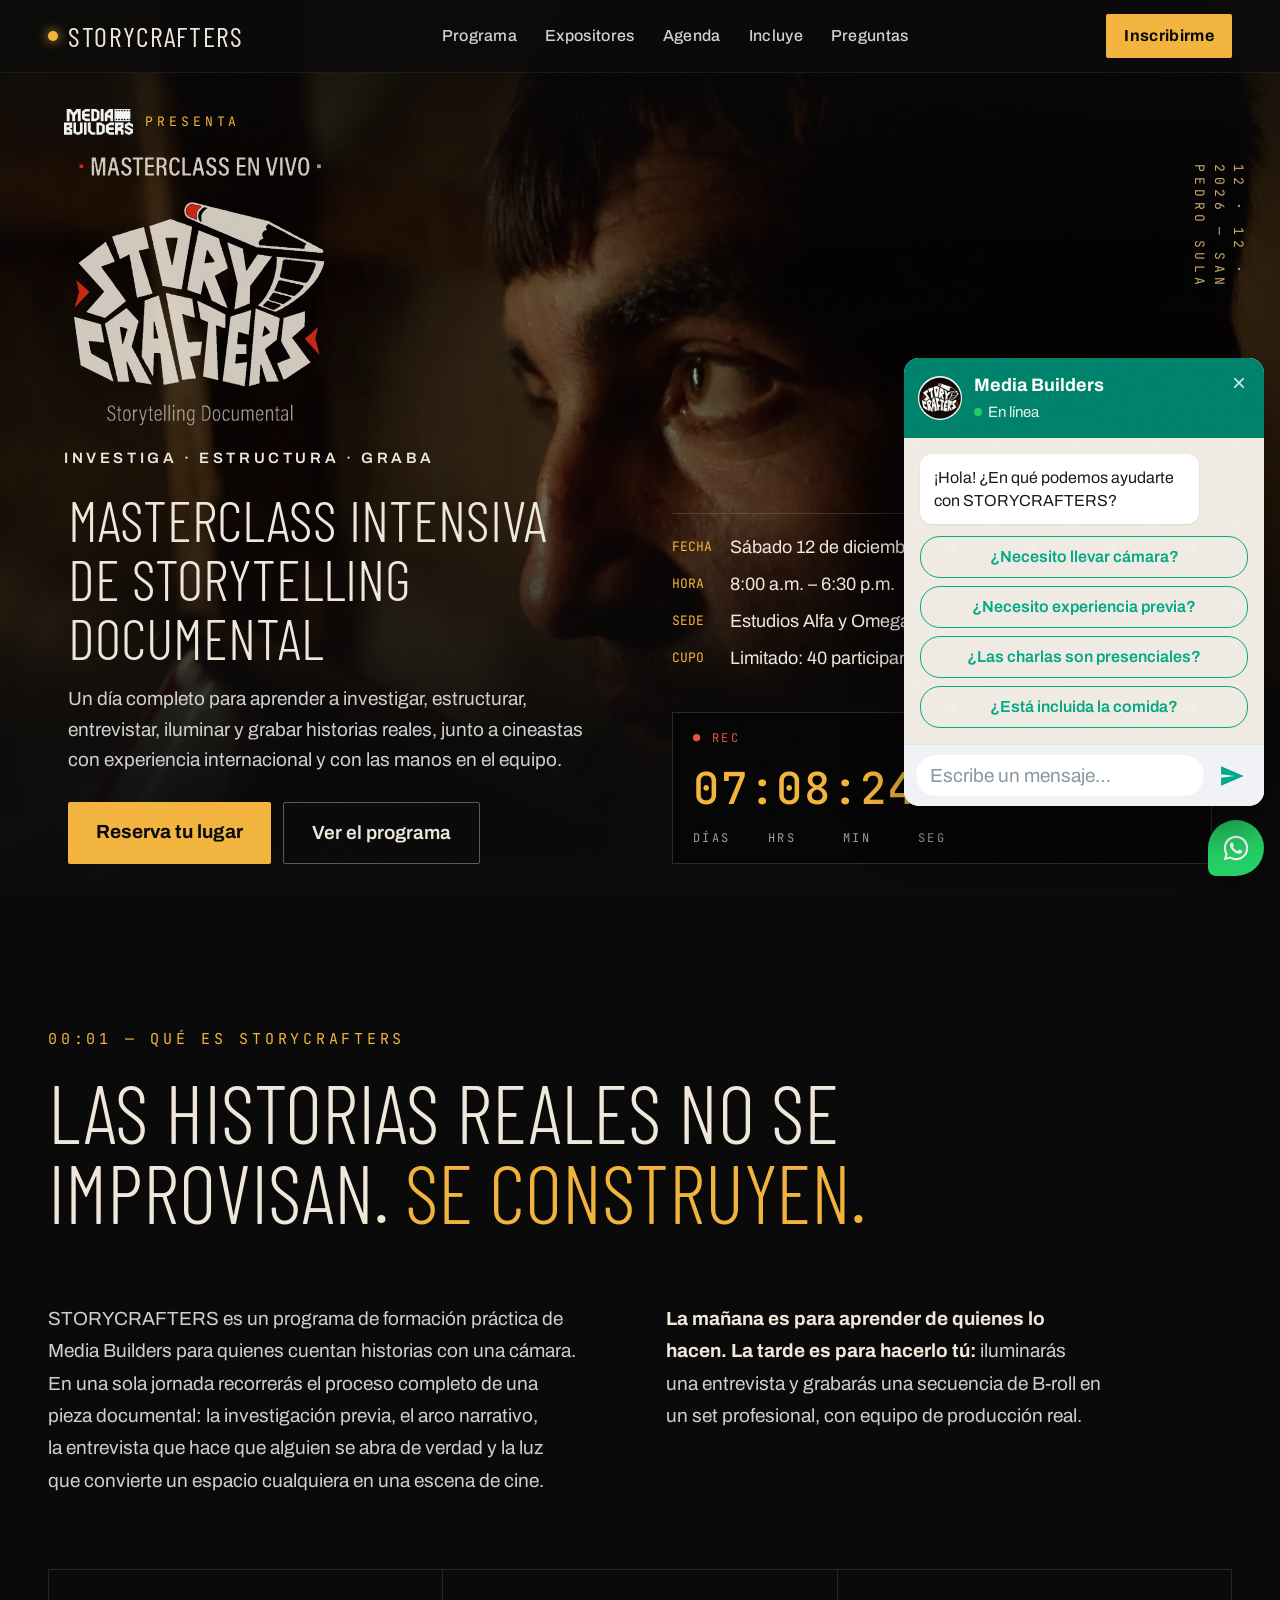
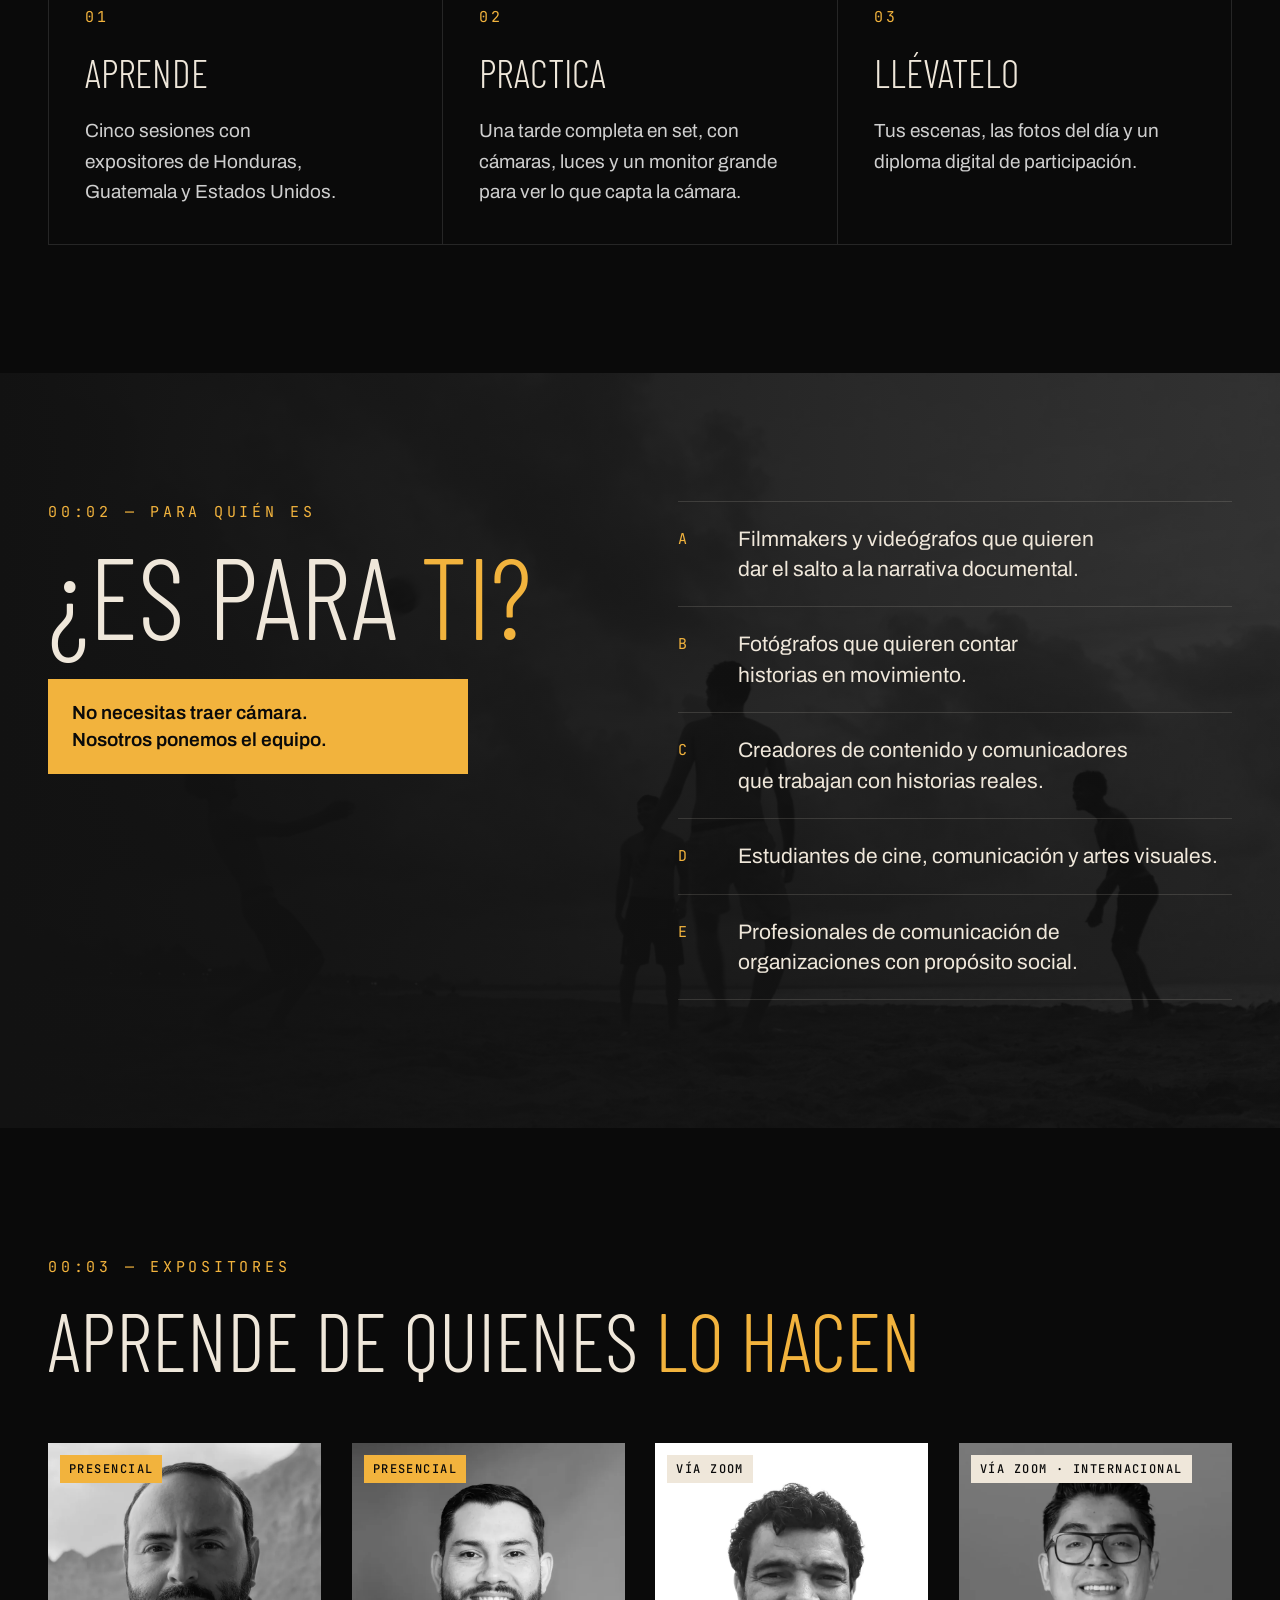
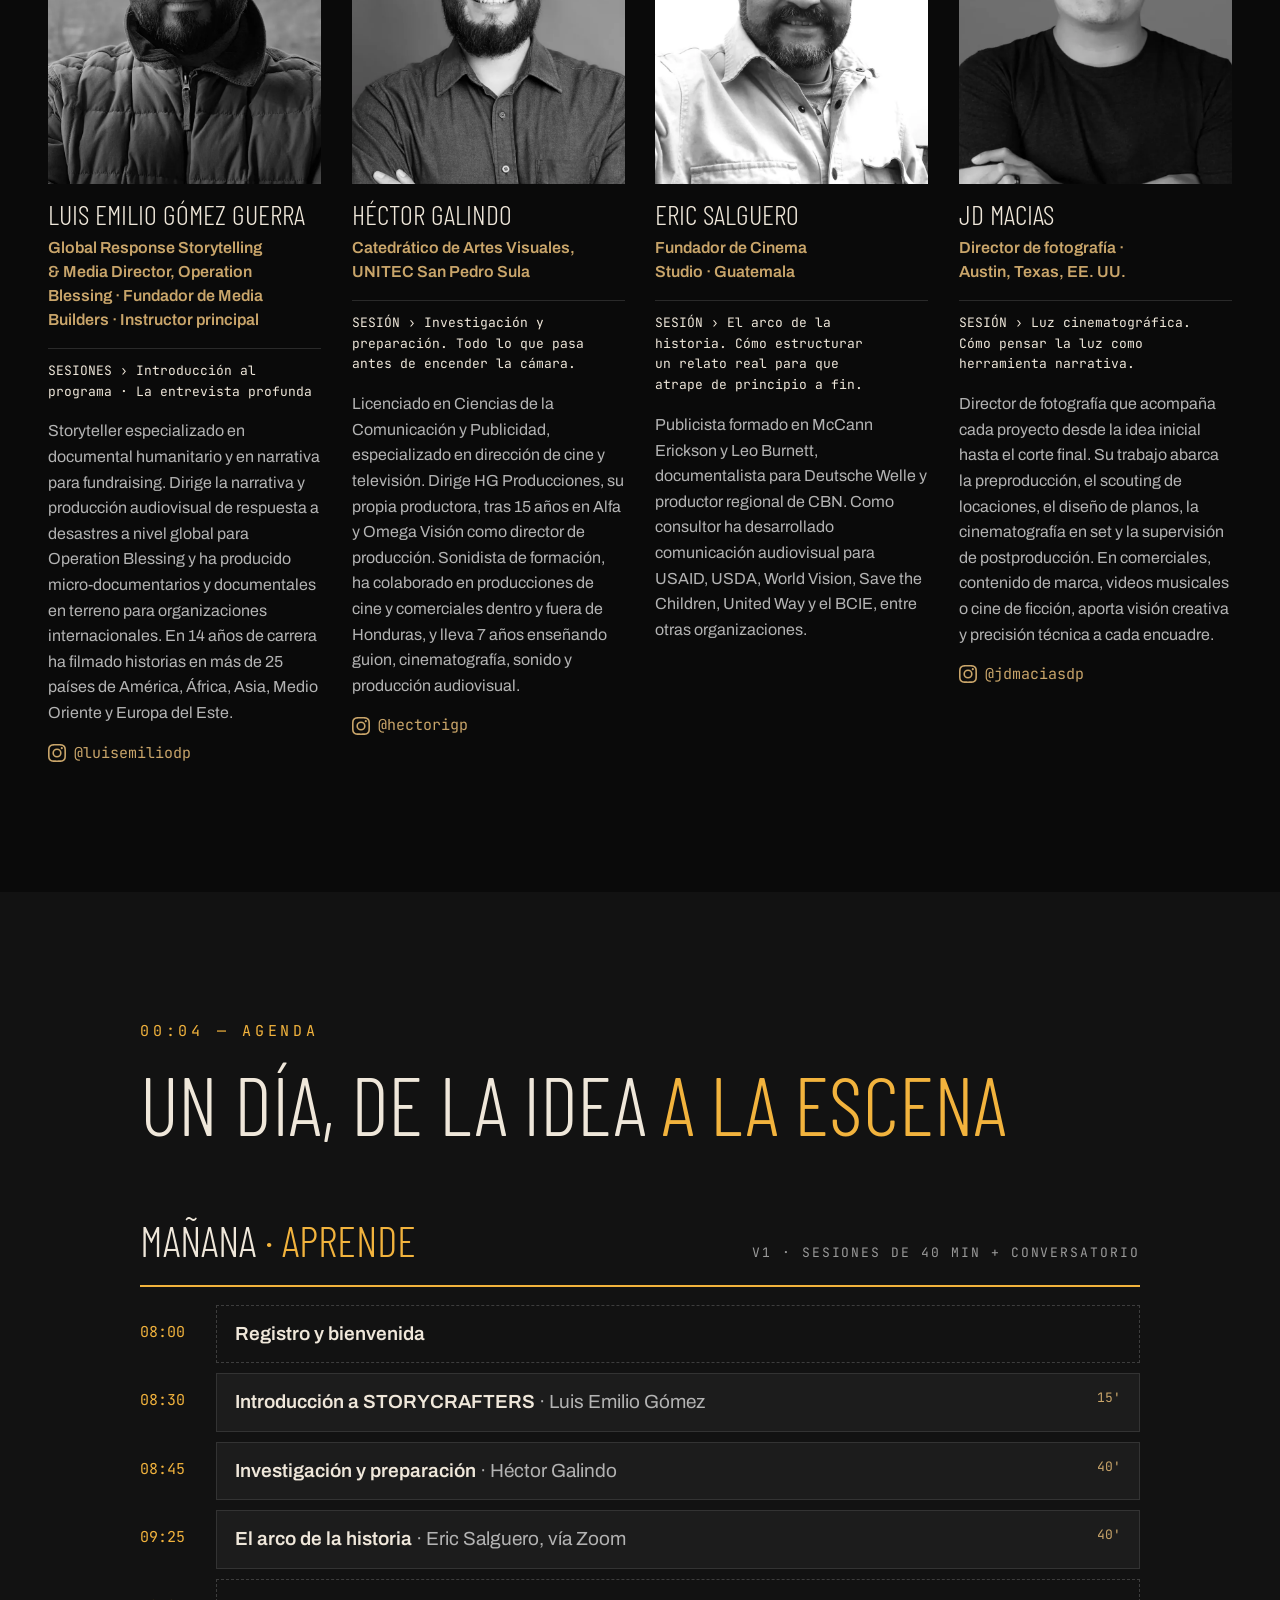
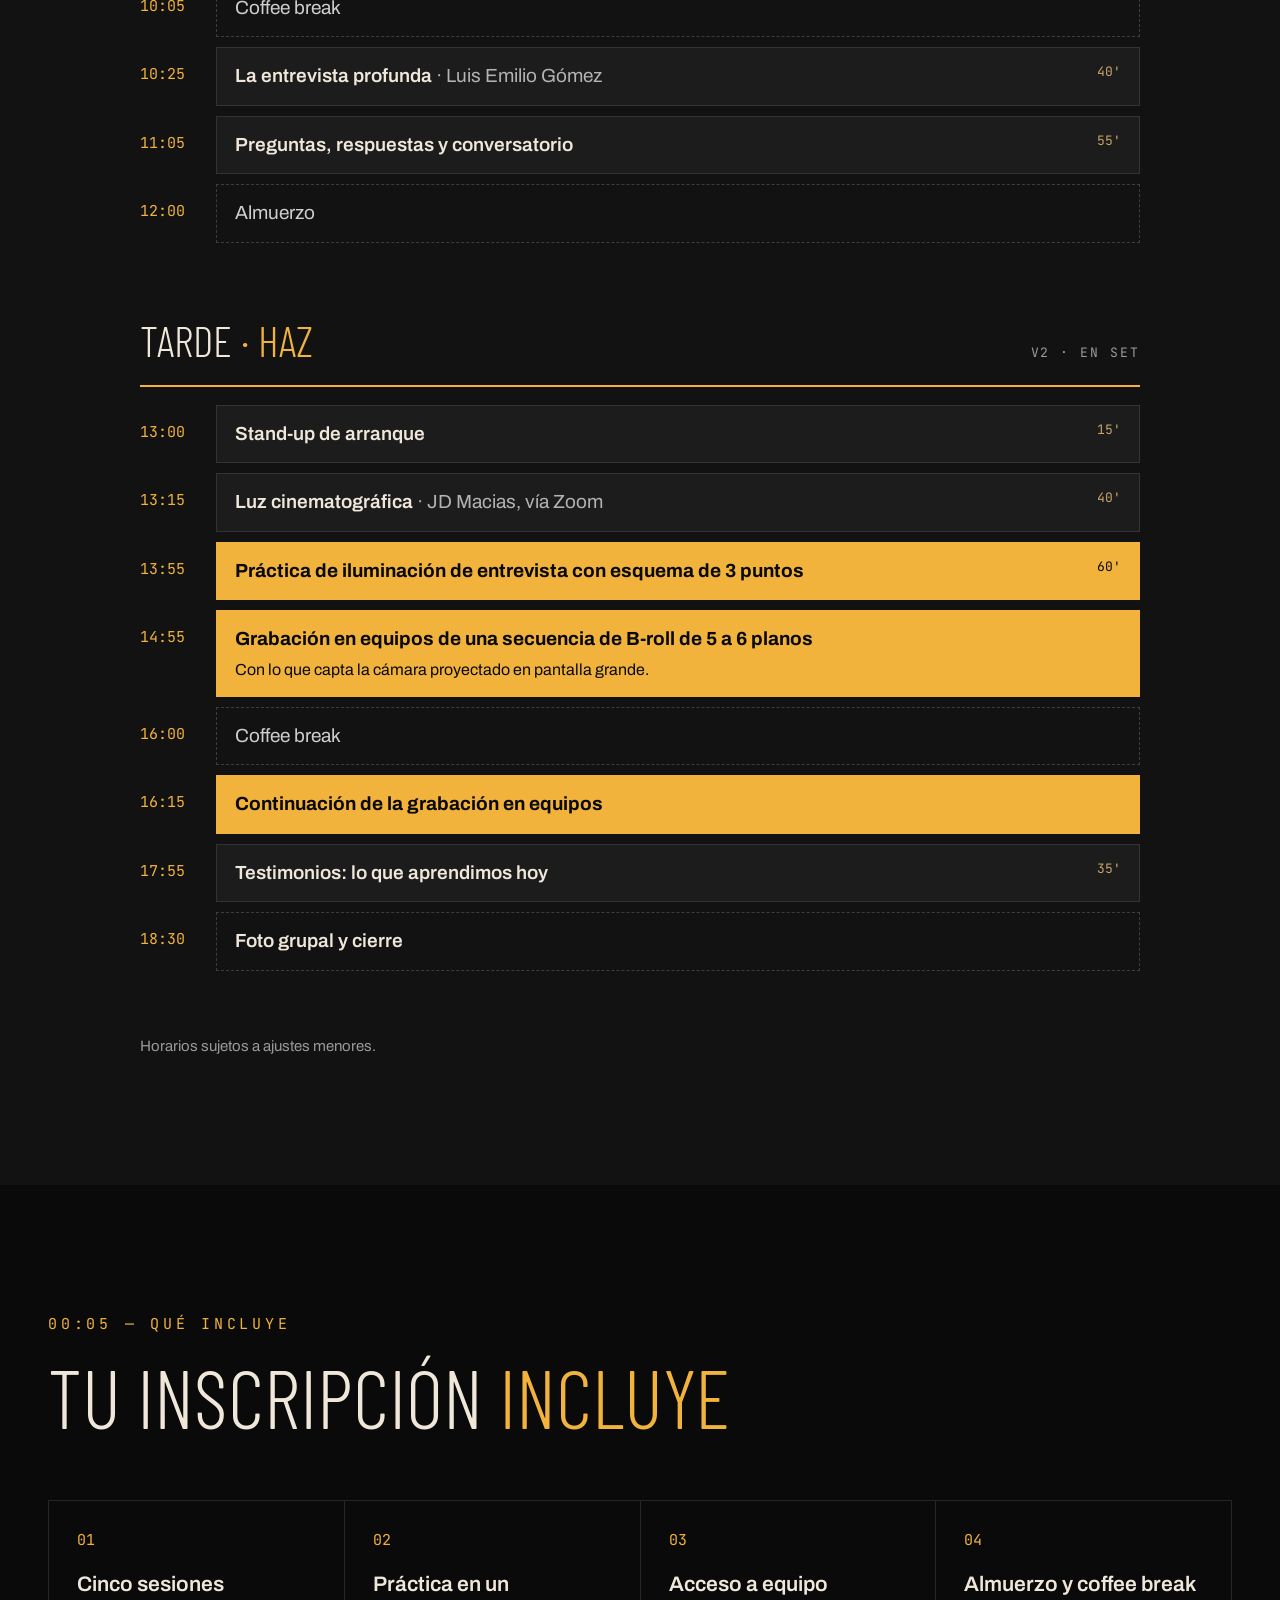
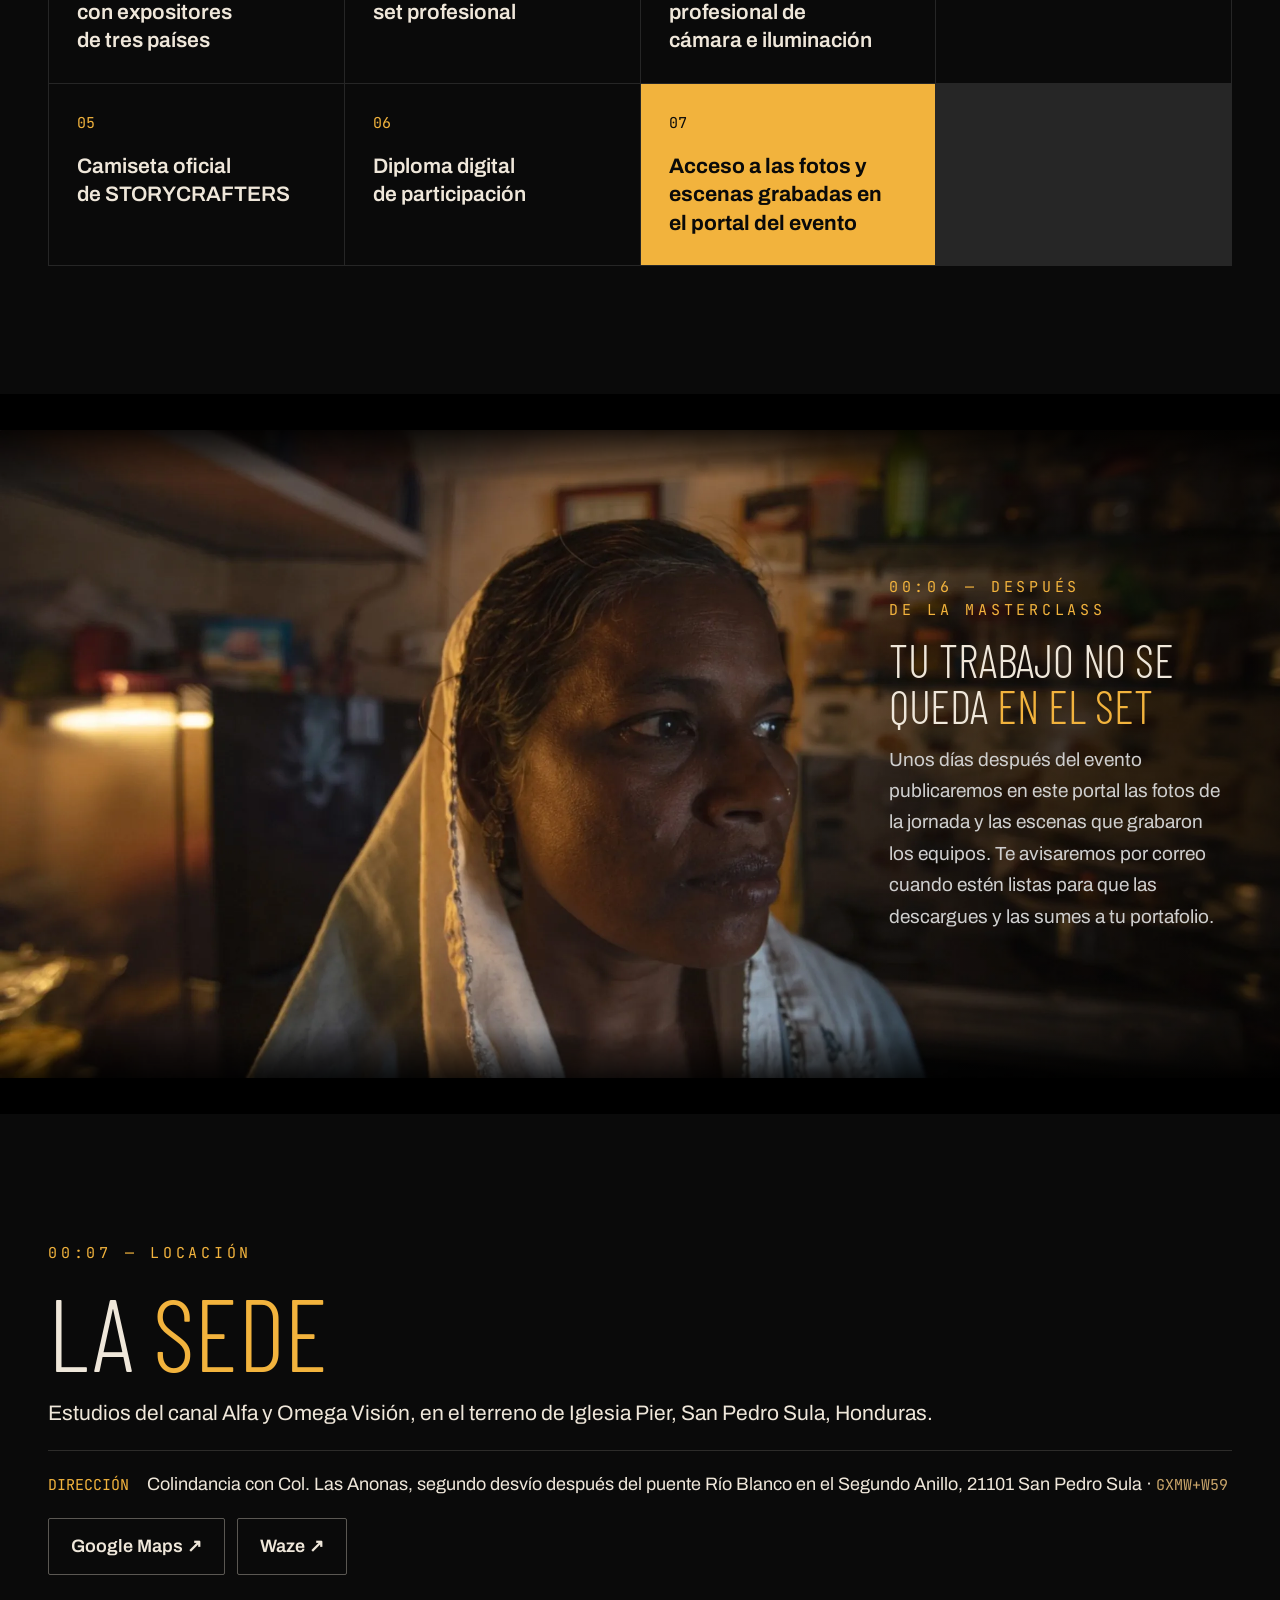
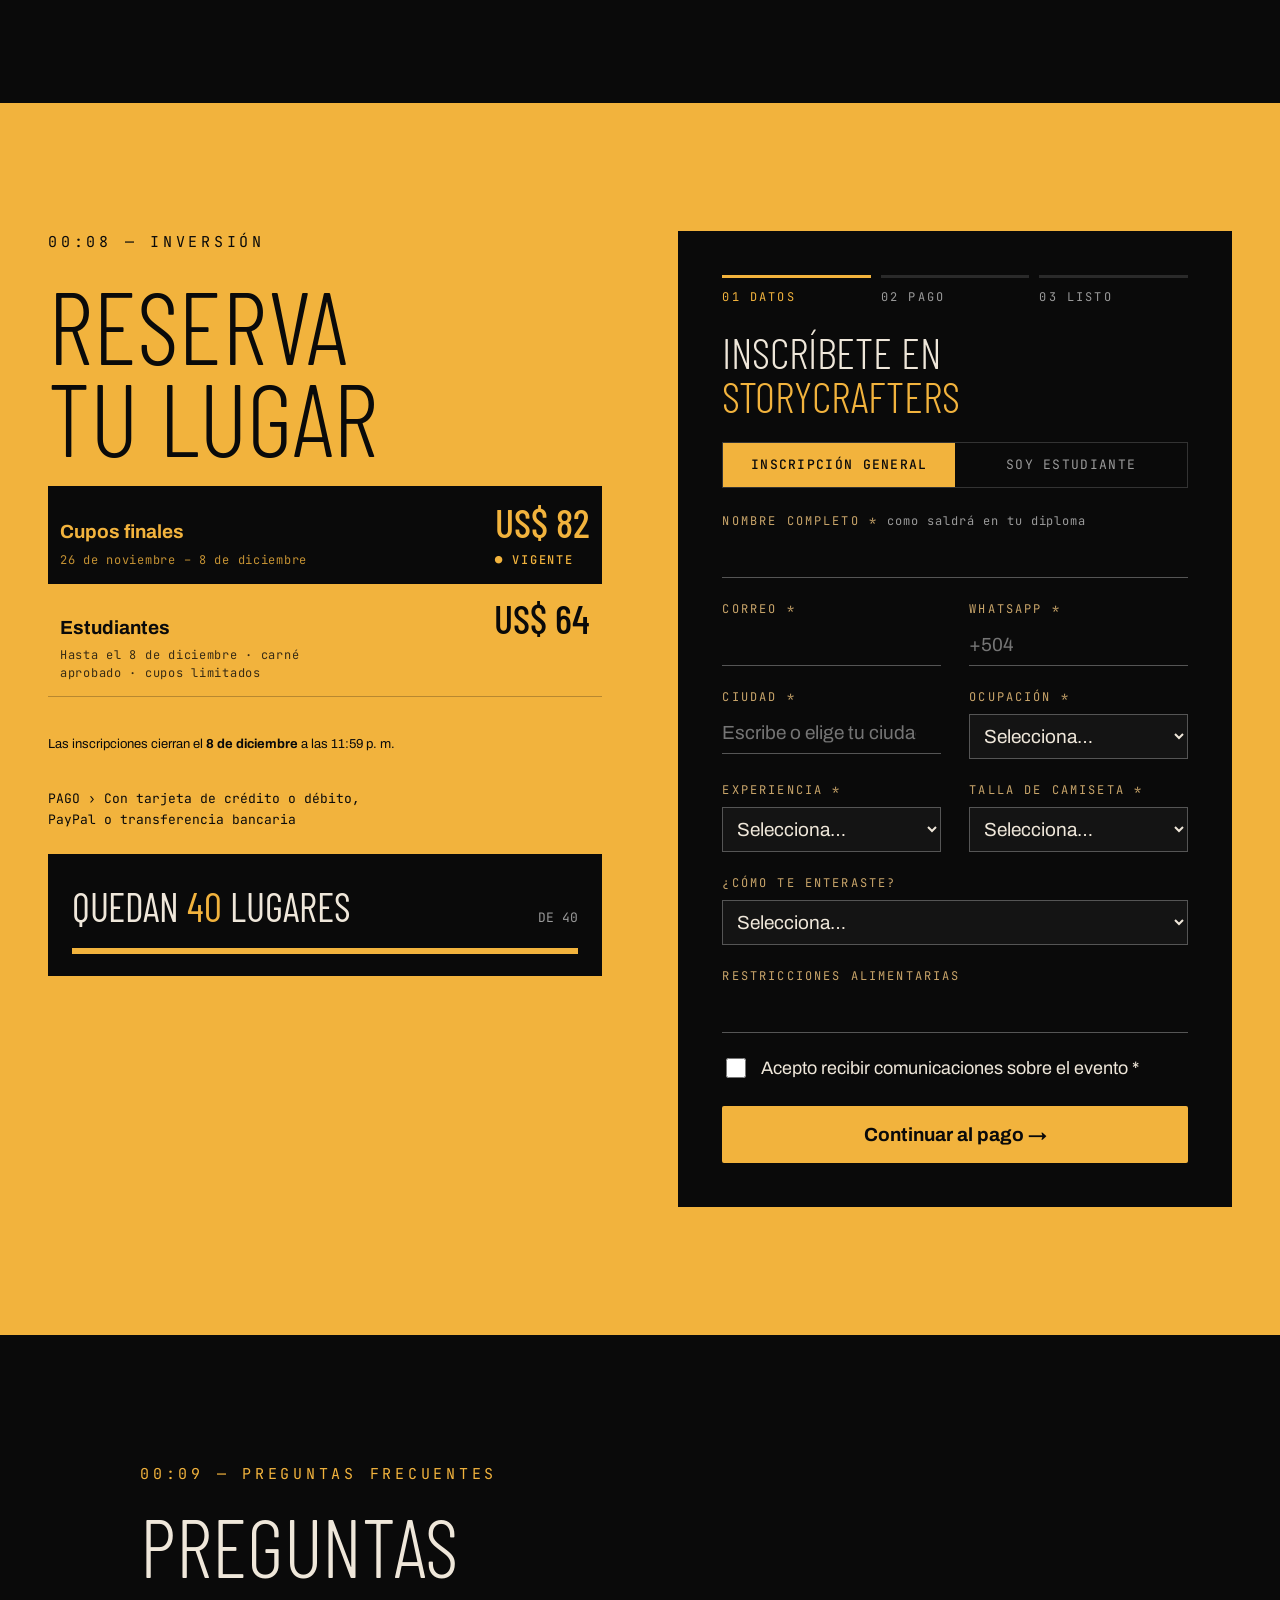
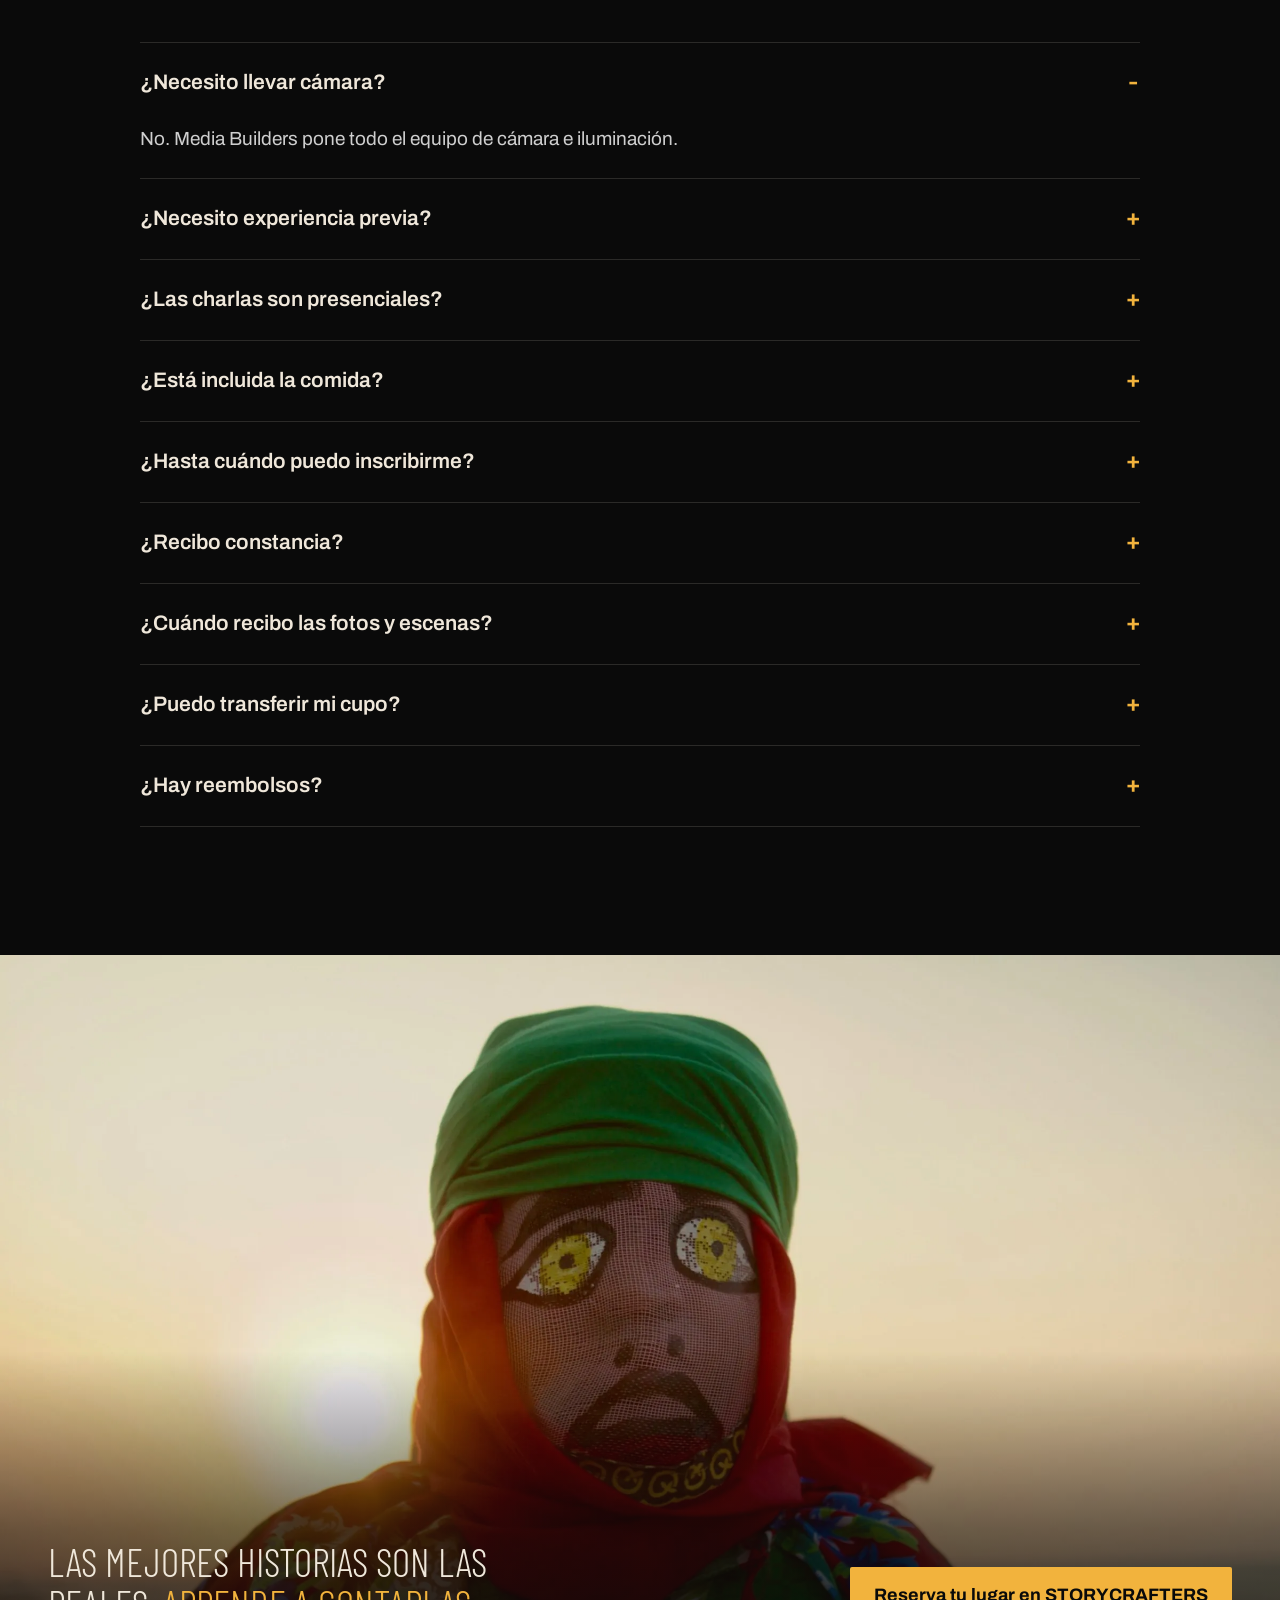
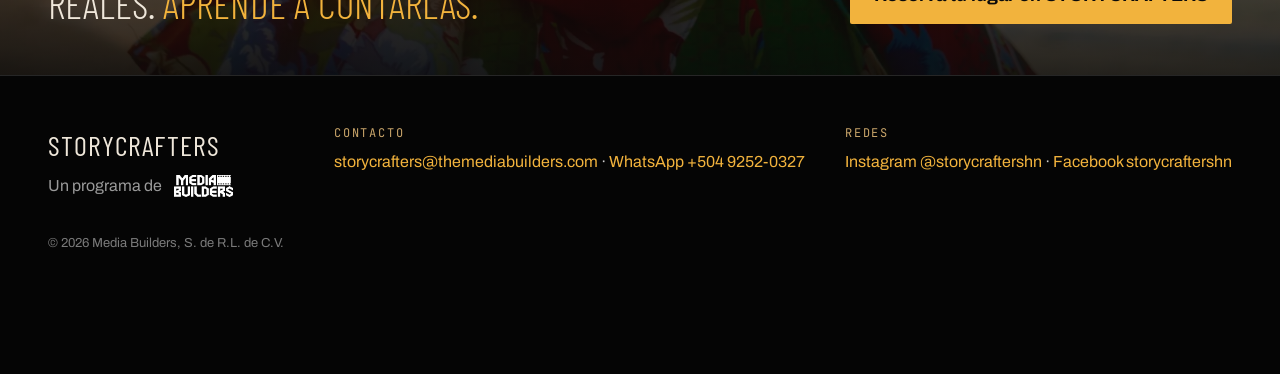
<file: index.html>
<!DOCTYPE html>
<html lang="es">
<head>
  <meta charset="utf-8">
  <meta name="viewport" content="width=device-width, initial-scale=1">
  <title>STORYCRAFTERS · Masterclass de storytelling documental | Media Builders</title>
  <meta name="description" content="Masterclass intensiva de storytelling documental. Sábado 12 de diciembre de 2026, San Pedro Sula, Honduras. Un programa de Media Builders.">
  <!-- Favicons (paquete en site/assets/favicon/) -->
  <link rel="icon" href="assets/favicon/favicon.ico" sizes="any">
  <link rel="icon" type="image/png" sizes="32x32" href="assets/favicon/favicon-32x32.png">
  <link rel="icon" type="image/png" sizes="16x16" href="assets/favicon/favicon-16x16.png">
  <link rel="apple-touch-icon" href="assets/favicon/apple-touch-icon.png">
  <link rel="manifest" href="assets/favicon/site.webmanifest">
  <meta name="theme-color" content="#0a0a0a">
  <link rel="preconnect" href="https://fonts.googleapis.com">
  <link rel="preconnect" href="https://fonts.gstatic.com" crossorigin>
  <link href="https://fonts.googleapis.com/css2?family=Barlow+Condensed:wght@200;300;400;500&family=Archivo:wght@400;500;600;700&family=JetBrains+Mono:wght@400;500&display=swap" rel="stylesheet">
  <link rel="stylesheet" href="css/styles.css?v=20">
</head>
<body>

<!-- HEADER -->
<header class="header">
  <a href="#top" class="brand">
    <span class="brand__dot"></span>
    <span class="brand__name">STORYCRAFTERS</span>
  </a>
  <nav class="nav">
    <a href="#programa">Programa</a>
    <a href="#expositores">Expositores</a>
    <a href="#agenda">Agenda</a>
    <a href="#incluye">Incluye</a>
    <a href="#preguntas">Preguntas</a>
  </nav>
  <a href="#inscripcion" class="btn btn--primary btn--sm">Inscribirme</a>
</header>

<main>

<!-- HERO -->
<section id="top" class="hero">
  <div class="hero__bg" aria-hidden="true"></div>
  <div class="hero__shade" aria-hidden="true"></div>
  <div class="hero__stage">
    <div class="hero__date">12 · 12 · 2026 — SAN PEDRO SULA</div>

    <div class="hero__presents">
      <div class="hero__presents-row">
        <img src="assets/logo-media-builders.webp" alt="Media Builders">
        <span>presenta</span>
      </div>
      <h1 class="hero__logo-wrap"><img class="hero__logo" src="assets/logo-storycrafters.svg" alt="STORYCRAFTERS — Masterclass en vivo, storytelling documental" width="798" height="850"></h1>
      <div class="hero__tagline">Investiga · Estructura · Graba</div>
    </div>

  </div>

  <div class="hero__info">
    <div class="hero__lead">
      <h2>Masterclass intensiva de storytelling documental</h2>
      <p>Un día completo para aprender a investigar, estructurar, entrevistar, iluminar y grabar historias reales, junto a cineastas con experiencia internacional y con las manos en el equipo.</p>
      <div class="hero__actions">
        <a href="#inscripcion" class="btn btn--primary">Reserva tu lugar</a>
        <a href="#agenda" class="btn btn--ghost">Ver el programa</a>
      </div>
    </div>
    <div class="hero__side">
      <dl class="facts">
        <dt>FECHA</dt><dd>Sábado 12 de diciembre de 2026</dd>
        <dt>HORA</dt><dd>8:00 a.m. – 6:30 p.m.</dd>
        <dt>SEDE</dt><dd>Estudios Alfa y Omega Visión, San Pedro Sula</dd>
        <dt>CUPO</dt><dd>Limitado: 40 participantes</dd>
      </dl>
      <!-- Cuenta regresiva. Hora de Honduras (-06:00, sin horario de verano). -->
      <div class="countdown" data-target="2026-12-12T08:00:00-06:00">
        <div class="countdown__head"><span class="countdown__rec">● REC</span><span>T-MINUS · 12.12.26 08:00</span></div>
        <div class="countdown__time" data-countdown-time>--:--:--:--</div>
        <div class="countdown__units"><span>DÍAS</span><span>HRS</span><span>MIN</span><span>SEG</span></div>
      </div>
    </div>
  </div>
</section>

<!-- QUÉ ES -->
<section id="programa" class="section">
  <div class="container about">
    <div class="stack about__head">
      <div class="eyebrow">00:01 — QUÉ ES STORYCRAFTERS</div>
      <h2 class="h2">Las historias reales no se improvisan. <span class="hl">Se construyen.</span></h2>
    </div>
    <div class="about__text">
      <p>STORYCRAFTERS es un programa de formación práctica de Media Builders para quienes cuentan historias con una cámara. En una sola jornada recorrerás el proceso completo de una pieza documental: la investigación previa, el arco narrativo, la entrevista que hace que alguien se abra de verdad y la luz que convierte un espacio cualquiera en una escena de cine.</p>
      <p><strong>La mañana es para aprender de quienes lo hacen. La tarde es para hacerlo tú:</strong> iluminarás una entrevista y grabarás una secuencia de B-roll en un set profesional, con equipo de producción real.</p>
    </div>
    <div class="cells">
      <div class="cell cell--pillar">
        <span class="mono-label">01</span>
        <h3 class="h3">Aprende</h3>
        <p>Cinco sesiones con expositores de Honduras, Guatemala y Estados Unidos.</p>
      </div>
      <div class="cell cell--pillar">
        <span class="mono-label">02</span>
        <h3 class="h3">Practica</h3>
        <p>Una tarde completa en set, con cámaras, luces y un monitor grande para ver lo que capta la cámara.</p>
      </div>
      <div class="cell cell--pillar">
        <span class="mono-label">03</span>
        <h3 class="h3">Llévatelo</h3>
        <p>Tus escenas, las fotos del día y un diploma digital de participación.</p>
      </div>
    </div>
  </div>
</section>

<!-- PARA QUIÉN -->
<section class="section audience">
  <div class="audience__bg" aria-hidden="true"></div>
  <div class="audience__shade" aria-hidden="true"></div>
  <div class="container audience__grid">
    <div class="stack">
      <div class="eyebrow">00:02 — PARA QUIÉN ES</div>
      <h2 class="h2 h2--xl">¿Es para <span class="hl">ti?</span></h2>
      <div class="audience__note">No necesitas traer cámara. Nosotros ponemos el equipo.</div>
    </div>
    <ul class="audience__list">
      <li><span class="mono-label">A</span><span>Filmmakers y videógrafos que quieren dar el salto a la narrativa documental.</span></li>
      <li><span class="mono-label">B</span><span>Fotógrafos que quieren contar historias en movimiento.</span></li>
      <li><span class="mono-label">C</span><span>Creadores de contenido y comunicadores que trabajan con historias reales.</span></li>
      <li><span class="mono-label">D</span><span>Estudiantes de cine, comunicación y artes visuales.</span></li>
      <li><span class="mono-label">E</span><span>Profesionales de comunicación de organizaciones con propósito social.</span></li>
    </ul>
  </div>
</section>

<!-- EXPOSITORES -->
<section id="expositores" class="section">
  <div class="container section--stack">
    <div class="stack">
      <div class="eyebrow">00:03 — EXPOSITORES</div>
      <h2 class="h2">Aprende de quienes <span class="hl">lo hacen</span></h2>
    </div>
    <div class="speakers">

      <article class="speaker">
        <div class="speaker__photo">
          <img src="assets/luis-emilio-v3.webp" alt="Luis Emilio Gómez Guerra">
          <span class="badge">PRESENCIAL</span>
        </div>
        <div class="speaker__id">
          <h3 class="speaker__name">Luis Emilio Gómez Guerra</h3>
          <div class="speaker__role">Global Response Storytelling &amp; Media Director, Operation Blessing · Fundador de Media Builders · Instructor principal</div>
        </div>
        <div class="speaker__sessions">SESIONES › Introducción al programa · La entrevista profunda</div>
        <p class="speaker__bio">Storyteller especializado en documental humanitario y en narrativa para fundraising. Dirige la narrativa y producción audiovisual de respuesta a desastres a nivel global para Operation Blessing y ha producido micro-documentarios y documentales en terreno para organizaciones internacionales. En 14 años de carrera ha filmado historias en más de 25 países de América, África, Asia, Medio Oriente y Europa del Este.</p>
        <a class="speaker__ig" href="https://www.instagram.com/luisemiliodp/" target="_blank" rel="noopener" aria-label="Instagram de @luisemiliodp"><svg viewBox="0 0 24 24" width="18" height="18" aria-hidden="true" focusable="false"><path fill="currentColor" d="M12 2.16c3.2 0 3.58.01 4.85.07 1.17.05 1.8.25 2.23.41.56.22.96.48 1.38.9.42.42.68.82.9 1.38.16.42.36 1.06.41 2.23.06 1.27.07 1.65.07 4.85s-.01 3.58-.07 4.85c-.05 1.17-.25 1.8-.41 2.23-.22.56-.48.96-.9 1.38-.42.42-.82.68-1.38.9-.42.16-1.06.36-2.23.41-1.27.06-1.65.07-4.85.07s-3.58-.01-4.85-.07c-1.17-.05-1.8-.25-2.23-.41a3.72 3.72 0 0 1-1.38-.9 3.72 3.72 0 0 1-.9-1.38c-.16-.42-.36-1.06-.41-2.23C2.17 15.58 2.16 15.2 2.16 12s.01-3.58.07-4.85c.05-1.17.25-1.8.41-2.23.22-.56.48-.96.9-1.38.42-.42.82-.68 1.38-.9.42-.16 1.06-.36 2.23-.41C8.42 2.17 8.8 2.16 12 2.16M12 0C8.74 0 8.33.01 7.05.07 5.78.13 4.9.33 4.14.63a5.88 5.88 0 0 0-2.13 1.38A5.88 5.88 0 0 0 .63 4.14C.33 4.9.13 5.78.07 7.05.01 8.33 0 8.74 0 12s.01 3.67.07 4.95c.06 1.27.26 2.15.56 2.91.3.79.72 1.46 1.38 2.13.67.66 1.34 1.08 2.13 1.38.76.3 1.64.5 2.91.56C8.33 23.99 8.74 24 12 24s3.67-.01 4.95-.07c1.27-.06 2.15-.26 2.91-.56a5.88 5.88 0 0 0 2.13-1.38 5.88 5.88 0 0 0 1.38-2.13c.3-.76.5-1.64.56-2.91.06-1.28.07-1.69.07-4.95s-.01-3.67-.07-4.95c-.06-1.27-.26-2.15-.56-2.91a5.88 5.88 0 0 0-1.38-2.13A5.88 5.88 0 0 0 19.86.63C19.1.33 18.22.13 16.95.07 15.67.01 15.26 0 12 0Zm0 5.84a6.16 6.16 0 1 0 0 12.32 6.16 6.16 0 0 0 0-12.32ZM12 16a4 4 0 1 1 0-8 4 4 0 0 1 0 8Zm6.4-11.85a1.44 1.44 0 1 0 0 2.88 1.44 1.44 0 0 0 0-2.88Z"/></svg><span>@luisemiliodp</span></a>
      </article>

      <article class="speaker">
        <div class="speaker__photo">
          <img src="assets/hector-galindo-v3.webp" alt="Héctor Galindo">
          <span class="badge">PRESENCIAL</span>
        </div>
        <div class="speaker__id">
          <h3 class="speaker__name">Héctor Galindo</h3>
          <div class="speaker__role">Catedrático de Artes Visuales, UNITEC San Pedro Sula</div>
        </div>
        <div class="speaker__sessions">SESIÓN › Investigación y preparación. Todo lo que pasa antes de encender la cámara.</div>
        <p class="speaker__bio">Licenciado en Ciencias de la Comunicación y Publicidad, especializado en dirección de cine y televisión. Dirige HG Producciones, su propia productora, tras 15 años en Alfa y Omega Visión como director de producción. Sonidista de formación, ha colaborado en producciones de cine y comerciales dentro y fuera de Honduras, y lleva 7 años enseñando guion, cinematografía, sonido y producción audiovisual.</p>
        <a class="speaker__ig" href="https://www.instagram.com/hectorigp/" target="_blank" rel="noopener" aria-label="Instagram de @hectorigp"><svg viewBox="0 0 24 24" width="18" height="18" aria-hidden="true" focusable="false"><path fill="currentColor" d="M12 2.16c3.2 0 3.58.01 4.85.07 1.17.05 1.8.25 2.23.41.56.22.96.48 1.38.9.42.42.68.82.9 1.38.16.42.36 1.06.41 2.23.06 1.27.07 1.65.07 4.85s-.01 3.58-.07 4.85c-.05 1.17-.25 1.8-.41 2.23-.22.56-.48.96-.9 1.38-.42.42-.82.68-1.38.9-.42.16-1.06.36-2.23.41-1.27.06-1.65.07-4.85.07s-3.58-.01-4.85-.07c-1.17-.05-1.8-.25-2.23-.41a3.72 3.72 0 0 1-1.38-.9 3.72 3.72 0 0 1-.9-1.38c-.16-.42-.36-1.06-.41-2.23C2.17 15.58 2.16 15.2 2.16 12s.01-3.58.07-4.85c.05-1.17.25-1.8.41-2.23.22-.56.48-.96.9-1.38.42-.42.82-.68 1.38-.9.42-.16 1.06-.36 2.23-.41C8.42 2.17 8.8 2.16 12 2.16M12 0C8.74 0 8.33.01 7.05.07 5.78.13 4.9.33 4.14.63a5.88 5.88 0 0 0-2.13 1.38A5.88 5.88 0 0 0 .63 4.14C.33 4.9.13 5.78.07 7.05.01 8.33 0 8.74 0 12s.01 3.67.07 4.95c.06 1.27.26 2.15.56 2.91.3.79.72 1.46 1.38 2.13.67.66 1.34 1.08 2.13 1.38.76.3 1.64.5 2.91.56C8.33 23.99 8.74 24 12 24s3.67-.01 4.95-.07c1.27-.06 2.15-.26 2.91-.56a5.88 5.88 0 0 0 2.13-1.38 5.88 5.88 0 0 0 1.38-2.13c.3-.76.5-1.64.56-2.91.06-1.28.07-1.69.07-4.95s-.01-3.67-.07-4.95c-.06-1.27-.26-2.15-.56-2.91a5.88 5.88 0 0 0-1.38-2.13A5.88 5.88 0 0 0 19.86.63C19.1.33 18.22.13 16.95.07 15.67.01 15.26 0 12 0Zm0 5.84a6.16 6.16 0 1 0 0 12.32 6.16 6.16 0 0 0 0-12.32ZM12 16a4 4 0 1 1 0-8 4 4 0 0 1 0 8Zm6.4-11.85a1.44 1.44 0 1 0 0 2.88 1.44 1.44 0 0 0 0-2.88Z"/></svg><span>@hectorigp</span></a>
      </article>

      <article class="speaker">
        <div class="speaker__photo">
          <img src="assets/eric-salguero-v3.webp" alt="Eric Salguero">
          <span class="badge badge--zoom">VÍA ZOOM</span>
        </div>
        <div class="speaker__id">
          <h3 class="speaker__name">Eric Salguero</h3>
          <div class="speaker__role">Fundador de Cinema Studio · Guatemala</div>
        </div>
        <div class="speaker__sessions">SESIÓN › El arco de la historia. Cómo estructurar un relato real para que atrape de principio a fin.</div>
        <p class="speaker__bio">Publicista formado en McCann Erickson y Leo Burnett, documentalista para Deutsche Welle y productor regional de CBN. Como consultor ha desarrollado comunicación audiovisual para USAID, USDA, World Vision, Save the Children, United Way y el BCIE, entre otras organizaciones.</p>
      </article>

      <article class="speaker">
        <div class="speaker__photo">
          <img src="assets/jd-macias-v3.webp" alt="JD Macias">
          <span class="badge badge--zoom">VÍA ZOOM · INTERNACIONAL</span>
        </div>
        <div class="speaker__id">
          <h3 class="speaker__name">JD Macias</h3>
          <div class="speaker__role">Director de fotografía · Austin, Texas, EE. UU.</div>
        </div>
        <div class="speaker__sessions">SESIÓN › Luz cinematográfica. Cómo pensar la luz como herramienta narrativa.</div>
        <p class="speaker__bio">Director de fotografía que acompaña cada proyecto desde la idea inicial hasta el corte final. Su trabajo abarca la preproducción, el scouting de locaciones, el diseño de planos, la cinematografía en set y la supervisión de postproducción. En comerciales, contenido de marca, videos musicales o cine de ficción, aporta visión creativa y precisión técnica a cada encuadre.</p>
        <a class="speaker__ig" href="https://www.instagram.com/jdmaciasdp/" target="_blank" rel="noopener" aria-label="Instagram de @jdmaciasdp"><svg viewBox="0 0 24 24" width="18" height="18" aria-hidden="true" focusable="false"><path fill="currentColor" d="M12 2.16c3.2 0 3.58.01 4.85.07 1.17.05 1.8.25 2.23.41.56.22.96.48 1.38.9.42.42.68.82.9 1.38.16.42.36 1.06.41 2.23.06 1.27.07 1.65.07 4.85s-.01 3.58-.07 4.85c-.05 1.17-.25 1.8-.41 2.23-.22.56-.48.96-.9 1.38-.42.42-.82.68-1.38.9-.42.16-1.06.36-2.23.41-1.27.06-1.65.07-4.85.07s-3.58-.01-4.85-.07c-1.17-.05-1.8-.25-2.23-.41a3.72 3.72 0 0 1-1.38-.9 3.72 3.72 0 0 1-.9-1.38c-.16-.42-.36-1.06-.41-2.23C2.17 15.58 2.16 15.2 2.16 12s.01-3.58.07-4.85c.05-1.17.25-1.8.41-2.23.22-.56.48-.96.9-1.38.42-.42.82-.68 1.38-.9.42-.16 1.06-.36 2.23-.41C8.42 2.17 8.8 2.16 12 2.16M12 0C8.74 0 8.33.01 7.05.07 5.78.13 4.9.33 4.14.63a5.88 5.88 0 0 0-2.13 1.38A5.88 5.88 0 0 0 .63 4.14C.33 4.9.13 5.78.07 7.05.01 8.33 0 8.74 0 12s.01 3.67.07 4.95c.06 1.27.26 2.15.56 2.91.3.79.72 1.46 1.38 2.13.67.66 1.34 1.08 2.13 1.38.76.3 1.64.5 2.91.56C8.33 23.99 8.74 24 12 24s3.67-.01 4.95-.07c1.27-.06 2.15-.26 2.91-.56a5.88 5.88 0 0 0 2.13-1.38 5.88 5.88 0 0 0 1.38-2.13c.3-.76.5-1.64.56-2.91.06-1.28.07-1.69.07-4.95s-.01-3.67-.07-4.95c-.06-1.27-.26-2.15-.56-2.91a5.88 5.88 0 0 0-1.38-2.13A5.88 5.88 0 0 0 19.86.63C19.1.33 18.22.13 16.95.07 15.67.01 15.26 0 12 0Zm0 5.84a6.16 6.16 0 1 0 0 12.32 6.16 6.16 0 0 0 0-12.32ZM12 16a4 4 0 1 1 0-8 4 4 0 0 1 0 8Zm6.4-11.85a1.44 1.44 0 1 0 0 2.88 1.44 1.44 0 0 0 0-2.88Z"/></svg><span>@jdmaciasdp</span></a>
      </article>

    </div>
  </div>
</section>

<!-- AGENDA -->
<section id="agenda" class="section section--alt">
  <div class="container container--narrow section--stack">
    <div class="stack">
      <div class="eyebrow">00:04 — AGENDA</div>
      <h2 class="h2">Un día, de la idea <span class="hl">a la escena</span></h2>
    </div>

    <!-- Hora "--:--" = horario por definir. Para fijarla, escribir la hora y agregar la clase row__time--set -->
    <div class="agenda">
      <div class="agenda__head">
        <h3>Mañana <span class="hl">· Aprende</span></h3>
        <span>V1 · SESIONES DE 40 MIN + CONVERSATORIO</span>
      </div>
      <div class="row"><span class="row__time row__time--set">08:00</span><div class="row__body row__body--break"><strong>Registro y bienvenida</strong></div></div>
      <div class="row"><span class="row__time row__time--set">08:30</span><div class="row__body"><span><strong>Introducción a STORYCRAFTERS</strong><span class="row__who"> · Luis Emilio Gómez</span></span><span class="row__dur">15'</span></div></div>
      <div class="row"><span class="row__time row__time--set">08:45</span><div class="row__body"><span><strong>Investigación y preparación</strong><span class="row__who"> · Héctor Galindo</span></span><span class="row__dur">40'</span></div></div>
      <div class="row"><span class="row__time row__time--set">09:25</span><div class="row__body"><span><strong>El arco de la historia</strong><span class="row__who"> · Eric Salguero, vía Zoom</span></span><span class="row__dur">40'</span></div></div>
      <div class="row"><span class="row__time row__time--set">10:05</span><div class="row__body row__body--break">Coffee break</div></div>
      <div class="row"><span class="row__time row__time--set">10:25</span><div class="row__body"><span><strong>La entrevista profunda</strong><span class="row__who"> · Luis Emilio Gómez</span></span><span class="row__dur">40'</span></div></div>
      <div class="row"><span class="row__time row__time--set">11:05</span><div class="row__body"><strong>Preguntas, respuestas y conversatorio</strong><span class="row__dur">55'</span></div></div>
      <div class="row"><span class="row__time row__time--set">12:00</span><div class="row__body row__body--break">Almuerzo</div></div>
    </div>

    <div class="agenda">
      <div class="agenda__head">
        <h3>Tarde <span class="hl">· Haz</span></h3>
        <span>V2 · EN SET</span>
      </div>
      <div class="row"><span class="row__time row__time--set">13:00</span><div class="row__body"><strong>Stand-up de arranque</strong><span class="row__dur">15'</span></div></div>
      <div class="row"><span class="row__time row__time--set">13:15</span><div class="row__body"><span><strong>Luz cinematográfica</strong><span class="row__who"> · JD Macias, vía Zoom</span></span><span class="row__dur">40'</span></div></div>
      <div class="row"><span class="row__time row__time--set">13:55</span><div class="row__body row__body--practice"><strong>Práctica de iluminación de entrevista con esquema de 3 puntos</strong><span class="row__dur">60'</span></div></div>
      <div class="row"><span class="row__time row__time--set">14:55</span><div class="row__body row__body--practice row__body--column"><strong>Grabación en equipos de una secuencia de B-roll de 5 a 6 planos</strong><span>Con lo que capta la cámara proyectado en pantalla grande.</span></div></div>
      <div class="row"><span class="row__time row__time--set">16:00</span><div class="row__body row__body--break">Coffee break</div></div>
      <div class="row"><span class="row__time row__time--set">16:15</span><div class="row__body row__body--practice"><strong>Continuación de la grabación en equipos</strong></div></div>
      <div class="row"><span class="row__time row__time--set">17:55</span><div class="row__body"><strong>Testimonios: lo que aprendimos hoy</strong><span class="row__dur">35'</span></div></div>
      <div class="row"><span class="row__time row__time--set">18:30</span><div class="row__body row__body--break"><strong>Foto grupal y cierre</strong></div></div>
    </div>
    <p class="agenda__note">Horarios sujetos a ajustes menores.</p>
  </div>
</section>

<!-- QUÉ INCLUYE -->
<section id="incluye" class="section">
  <div class="container section--stack">
    <div class="stack">
      <div class="eyebrow">00:05 — QUÉ INCLUYE</div>
      <h2 class="h2">Tu inscripción <span class="hl">incluye</span></h2>
    </div>
    <div class="cells">
      <div class="cell cell--include"><span class="mono-label">01</span><span>Cinco sesiones con expositores de tres países</span></div>
      <div class="cell cell--include"><span class="mono-label">02</span><span>Práctica en un set profesional</span></div>
      <div class="cell cell--include"><span class="mono-label">03</span><span>Acceso a equipo profesional de cámara e iluminación</span></div>
      <div class="cell cell--include"><span class="mono-label">04</span><span>Almuerzo y coffee break</span></div>
      <div class="cell cell--include"><span class="mono-label">05</span><span>Camiseta oficial de STORYCRAFTERS</span></div>
      <div class="cell cell--include"><span class="mono-label">06</span><span>Diploma digital de participación</span></div>
      <div class="cell cell--include cell--accent"><span class="mono-label">07</span><span>Acceso a las fotos y escenas grabadas en el portal del evento</span></div>
    </div>
  </div>
</section>

<!-- DESPUÉS DE LA MASTERCLASS -->
<section class="after">
  <div class="after__img" aria-hidden="true"></div>
  <div class="after__shade" aria-hidden="true"></div>
  <div class="after__content">
    <div class="after__text">
      <div class="eyebrow">00:06 — DESPUÉS DE LA MASTERCLASS</div>
      <h2 class="h2 h2--sm">Tu trabajo no se queda <span class="hl">en el set</span></h2>
      <p>Unos días después del evento publicaremos en este portal las fotos de la jornada y las escenas que grabaron los equipos. Te avisaremos por correo cuando estén listas para que las descargues y las sumes a tu portafolio.</p>
    </div>
  </div>
</section>

<!-- SEDE -->
<section class="section">
  <div class="container venue">
    <div class="stack">
      <div class="eyebrow">00:07 — LOCACIÓN</div>
      <h2 class="h2 h2--lg">La <span class="hl">sede</span></h2>
      <p class="venue__lead">Estudios del canal Alfa y Omega Visión, en el terreno de Iglesia Pier, San Pedro Sula, Honduras.</p>
      <div class="venue__address">
        <span class="mono-label">DIRECCIÓN</span>
        <span>Colindancia con Col. Las Anonas, segundo desvío después del puente Río Blanco en el Segundo Anillo, 21101 San Pedro Sula · <span class="venue__code">GXMW+W59</span></span>
      </div>
      <div class="venue__nav">
        <a href="https://maps.google.com/?cid=7892904626415519813" target="_blank" rel="noopener" class="btn btn--ghost">Google Maps ↗</a>
        <a href="https://www.waze.com/live-map/directions?to=ll.15.535878%2C-88.0068089" target="_blank" rel="noopener" class="btn btn--ghost">Waze ↗</a>
      </div>
    </div>
  </div>
</section>

<!-- INVERSIÓN + INSCRIPCIÓN -->
<section id="inscripcion" class="section signup">
  <div class="container signup__grid">

    <div class="signup__col">
      <div class="eyebrow" style="color:inherit">00:08 — INVERSIÓN</div>
      <h2 class="h2 h2--lg">Reserva tu lugar</h2>

      <!-- Tarifas. data-end = momento en que la tarifa deja de estar vigente (hora Honduras, -06:00).
           El script marca solo cuál es la vigente y cuáles están cerradas; data-start es el texto del aviso "Sube a ...". -->
      <div class="tiers">
        <div class="tier" data-end="2026-11-06T00:00:00-06:00">
          <span class="tier__name">Early Bird</span>
          <span class="tier__price">US$ 64</span>
          <span class="tier__when">Hasta el 5 de noviembre</span>
          <span class="tier__tag"></span>
        </div>
        <div class="tier" data-end="2026-11-26T00:00:00-06:00" data-start="6 de noviembre">
          <span class="tier__name">Regular</span>
          <span class="tier__price">US$ 72</span>
          <span class="tier__when">6 – 25 de noviembre</span>
          <span class="tier__tag"></span>
        </div>
        <div class="tier" data-end="2026-12-09T00:00:00-06:00" data-start="26 de noviembre">
          <span class="tier__name">Cupos finales</span>
          <span class="tier__price">US$ 82</span>
          <span class="tier__when">26 de noviembre – 8 de diciembre</span>
          <span class="tier__tag"></span>
        </div>
        <div class="tier">
          <span class="tier__name">Estudiantes</span>
          <span class="tier__price">US$ 64</span>
          <span class="tier__when">Hasta el 8 de diciembre · carné aprobado · cupos limitados</span>
          <span class="tier__tag"></span>
        </div>
      </div>

      <p class="tiers__cierre">Las inscripciones cierran el <b>8 de diciembre</b> a las 11:59 p.&nbsp;m.</p>

      <div class="notice" id="next-price" hidden><span class="notice__tag">AVISO</span><span data-notice-text></span></div>

      <div class="pay-note">PAGO › Con tarjeta de crédito o débito, PayPal o transferencia bancaria</div>

      <!-- CUPOS: editar a mano por ahora. En producción debería venir de las inscripciones confirmadas.
           El ancho de la barra = lugares disponibles / 40. -->
      <div class="spots">
        <div class="spots__row">
          <span class="spots__label">Quedan <span class="hl" data-spots-left>40</span> lugares</span>
          <span class="spots__of">DE 40</span>
        </div>
        <div class="spots__bar"><div data-spots-bar style="width:100%"></div></div>
      </div>
    </div>

    <!-- INSCRIPCIÓN EN 3 PASOS (js/inscripcion.js).
         data-apps-script-url: URL de la aplicación web de Apps Script (termina en /exec); ver backend/LEEME.md.
         data-paypal-client-id: Client ID de la app de PayPal (es público; el Secret va solo en Apps Script).
         Sin URL: en localhost funciona en modo demo; publicado muestra "la inscripción abre pronto".
         data-paypal-botones: botones de pago guardados en PayPal (Enlaces y botones de pago), uno por tarifa:
         id de la tarifa → Id. hospedado. Con ellos, al llenar los datos se abre una ventana con el botón del precio vigente.
         data-paypal-botones-client: el client-id que PayPal da en el código de esos botones (es público). -->
    <div class="panel insc" id="insc" data-apps-script-url="https://script.google.com/macros/s/AKfycbwGXGYVszbFwUjqQpckcMG971s9XY_97AWM7irnR_gECDFW9HsMRQtlA_ataBzx1glmDg/exec" data-paypal-client-id=""
         data-paypal-botones='{"preventa":"EVQLQJYJFXG22","estudiante":"EVQLQJYJFXG22","regular":"HX6U8RXCBEBV2","finales":"LRTKVH5K9NE84"}'
         data-paypal-botones-client="BAAjkswxk5Fus5kV-9Y8r64e3fcTZwnvJ5fRdQgqwnCLjkBRUvVHy6d_wEIhztGducb7d808wvju7YmXb0">
      <ol class="insc__steps" aria-hidden="true">
        <li data-step="1" class="is-active">01 Datos</li>
        <li data-step="2">02 Pago</li>
        <li data-step="3">03 Listo</li>
      </ol>

      <!-- 01 · DATOS -->
      <form class="insc__view" data-view="datos" novalidate>
        <h3>Inscríbete en <span class="hl">STORYCRAFTERS</span></h3>
        <div class="insc__choice" role="radiogroup" aria-label="Tipo de inscripción">
          <label><input type="radio" name="tipo" value="general" checked><span>Inscripción general</span></label>
          <label><input type="radio" name="tipo" value="estudiante"><span>Soy estudiante</span></label>
        </div>
        <div class="insc__grid">
          <div class="field field--full"><label for="f-nombre">Nombre completo * <small>como saldrá en tu diploma</small></label><input id="f-nombre" name="nombre" autocomplete="name" required maxlength="80"></div>
          <div class="field"><label for="f-correo">Correo *</label><input id="f-correo" name="correo" type="email" autocomplete="email" required></div>
          <div class="field"><label for="f-whatsapp">WhatsApp *</label><input id="f-whatsapp" name="whatsapp" type="tel" autocomplete="tel" placeholder="+504" required pattern="^\+?[0-9 \(\)\-]{8,20}$"></div>
          <div class="field"><label for="f-ciudad">Ciudad *</label><input id="f-ciudad" name="ciudad" list="ciudades-hn" autocomplete="off" placeholder="Escribe o elige tu ciudad" required>
            <datalist id="ciudades-hn"><option value="Catacamas"><option value="Choloma"><option value="Choluteca"><option value="Comayagua"><option value="Copán Ruinas"><option value="Danlí"><option value="El Progreso"><option value="Gracias"><option value="Juticalpa"><option value="La Ceiba"><option value="La Esperanza"><option value="La Lima"><option value="La Paz"><option value="Nacaome"><option value="Ocotepeque"><option value="Olanchito"><option value="Omoa"><option value="Potrerillos"><option value="Puerto Cortés"><option value="Puerto Lempira"><option value="Quimistán"><option value="Roatán"><option value="San Lorenzo"><option value="San Pedro Sula"><option value="Santa Bárbara"><option value="Santa Rita"><option value="Santa Rosa de Copán"><option value="Siguatepeque"><option value="Talanga"><option value="Tegucigalpa"><option value="Tela"><option value="Tocoa"><option value="Trujillo"><option value="Villanueva"><option value="Yoro"></datalist></div>
          <div class="field"><label for="f-ocupacion">Ocupación *</label>
            <select id="f-ocupacion" name="ocupacion" required>
              <option value="">Selecciona…</option>
              <option>Filmmaker / cineasta</option><option>Videógrafo/a</option><option>Fotógrafo/a</option>
              <option>Creador/a de contenido</option><option>Comunicador/a (marca, ONG o iglesia)</option>
              <option>Estudiante</option><option>Otro</option>
            </select></div>
          <div class="field"><label for="f-experiencia">Experiencia *</label>
            <select id="f-experiencia" name="experiencia" required>
              <option value="">Selecciona…</option>
              <option>Estoy empezando (menos de 1 año)</option><option>Intermedia (1 a 3 años)</option><option>Avanzada (más de 3 años)</option>
            </select></div>
          <div class="field"><label for="f-talla">Talla de camiseta *</label>
            <select id="f-talla" name="talla" required>
              <option value="">Selecciona…</option>
              <option>XS</option><option>S</option><option>M</option><option>L</option><option>XL</option><option>XXL</option>
            </select></div>
          <div class="field field--full"><label for="f-como">¿Cómo te enteraste?</label>
            <select id="f-como" name="comoSeEntero">
              <option value="">Selecciona…</option>
              <option>Instagram</option><option>Facebook</option><option>WhatsApp</option><option>Universidad</option>
              <option>Un amigo o colega</option><option>Comunidad creativa</option><option>Otro</option>
            </select></div>
          <div class="field field--full"><label for="f-restricciones">Restricciones alimentarias</label><input id="f-restricciones" name="restricciones" maxlength="200"></div>

          <!-- Solo estudiantes -->
          <div class="field field--full" data-student hidden><label for="f-institucion">Universidad o instituto *</label><input id="f-institucion" name="institucion" maxlength="120"></div>
          <div class="field field--full" data-student hidden>
            <label for="f-carne">Foto de tu carné vigente *</label>
            <input id="f-carne" name="carne" type="file" accept="image/*,application/pdf" class="insc__file">
            <small class="insc__hint">Que se vean tu nombre, la institución y la vigencia. JPG, PNG o PDF.</small>
          </div>

          <label class="insc__check field--full"><input type="checkbox" name="comunicaciones" required> Acepto recibir comunicaciones sobre el evento *</label>
        </div>
        <p class="insc__note" data-student hidden>Revisamos tu carné y, si está todo bien, te enviamos por correo un enlace personal para pagar <b>US$ 64</b>. Tu lugar se confirma al pagar.</p>
        <button class="btn btn--primary insc__submit" type="submit" data-label-general="Continuar al pago →" data-label-student="Enviar mi carné para revisión →">Continuar al pago →</button>
        <p class="insc__error" role="alert"></p>
      </form>

      <!-- 02 · PAGO -->
      <div class="insc__view" data-view="pago" hidden>
        <button class="insc__back" type="button" data-back>← Editar mis datos</button>
        <h3>Confirma tu <span class="hl">pago</span></h3>
        <dl class="pay" data-summary></dl>
        <div class="insc__paypal" data-paypal></div>
        <p class="panel__small">Pago único y seguro con tarjeta de crédito o débito, o con tu cuenta PayPal.</p>
        <p class="insc__error" role="alert"></p>
        <p class="insc__loading" data-loading hidden>Confirmando tu pago</p>
      </div>

      <!-- 03 · LISTO (pagado) -->
      <div class="insc__view" data-view="ok" hidden>
        <p class="insc__rec"><b>●</b> REC · 12.12.2026 · SAN PEDRO SULA</p>
        <h3>¡<span data-ok-nombre>Listo</span>, tu lugar está <span class="hl">confirmado</span>!</h3>
        <p>Recibimos tu pago. En unos segundos te llega un correo de confirmación a <b data-ok-correo></b>. Si no lo ves, revisa spam o promociones.</p>
        <p>Nos vemos el sábado 12 de diciembre en Estudios Alfa y Omega Visión, San Pedro Sula.</p>
      </div>

      <!-- 03 · LISTO (solicitud de estudiante enviada) -->
      <!-- El backend revisa el carné con Claude: data-estado = Pendiente | Aprobado | Rechazado -->
      <div class="insc__view" data-view="enviado" hidden>
        <div data-estado="Pendiente">
          <p class="insc__rec"><b>●</b> REC · EN REVISIÓN</p>
          <h3>Recibimos tu <span class="hl">carné</span></h3>
          <p>Gracias, <span data-ok-nombre></span>. Vamos a revisarlo y te escribiremos a <b data-ok-correo></b>. Si lo aprobamos, te llegará un enlace personal para pagar US$ 64 y confirmar tu lugar.</p>
        </div>
        <div data-estado="Aprobado">
          <p class="insc__rec"><b>●</b> REC · CARNÉ APROBADO</p>
          <h3>Tu carné fue <span class="hl">aprobado</span></h3>
          <p>¡Listo, <span data-ok-nombre></span>! Te enviamos a <b data-ok-correo></b> tu enlace personal para pagar US$ 64. Tu lugar se confirma al pagar. Si no lo ves, revisa spam o promociones.</p>
        </div>
        <div data-estado="Rechazado">
          <p class="insc__rec"><b>●</b> REC · CARNÉ NO VÁLIDO</p>
          <h3>No pudimos validar tu <span class="hl">carné</span></h3>
          <p><span data-motivo></span> Puedes inscribirte con la tarifa vigente; tus datos ya están llenos.</p>
          <button type="button" class="btn btn--primary insc__submit" data-a-general>Inscribirme con la tarifa vigente →</button>
        </div>
      </div>

      <!-- Ventana de pago: selector de método → tarjeta (botón PayPal) o transferencia con comprobante -->
      <dialog class="pp-modal" data-pp-modal aria-labelledby="pp-modal-titulo">
        <button class="pp-modal__close" type="button" data-pp-cerrar aria-label="Cerrar">×</button>
        <h3 id="pp-modal-titulo">Paga tu <span class="hl">inscripción</span></h3>
        <dl class="pay" data-pp-resumen></dl>

        <!-- Selector de método: solo con backend (registrationId). Tus datos ya quedaron guardados. -->
        <div data-pp-metodos hidden>
          <p class="panel__small">Tu inscripción ya quedó guardada. Elige cómo quieres pagar:</p>
          <button class="btn btn--primary pp-modal__metodo" type="button" data-pp-elige="tarjeta">Tarjeta de crédito o débito →</button>
          <button class="btn pp-modal__metodo" type="button" data-pp-elige="transferencia">Transferencia bancaria →</button>
        </div>

        <!-- Tarjeta: el botón se monta solo al elegir este método -->
        <div data-pp-tarjeta hidden>
          <div class="insc__paypal" data-pp-boton></div>
          <p class="panel__small">Pago único y seguro con tarjeta de crédito o débito, o con tu cuenta PayPal. Al terminar, PayPal te envía el recibo por correo.</p>
          <p class="panel__small" data-pp-auto hidden>Si en PayPal usas <b>el mismo correo de tu inscripción</b>, tu correo de bienvenida llega solo en unos minutos.</p>
          <p class="pp-modal__paso" data-pp-paso hidden><b>Último paso:</b> después de pagar, envíanos tus datos por WhatsApp para confirmar tu lugar.</p>
          <a class="btn btn--primary pp-modal__wa" data-pp-wa href="https://wa.me/50492520327" target="_blank" rel="noopener" hidden>Enviar mis datos por WhatsApp →</a>
        </div>

        <!-- Transferencia: datos bancarios entregados por el servidor + subida de comprobante -->
        <div data-pp-transf hidden>
          <p class="panel__small">Haz la transferencia o depósito por <b data-pp-monto></b> a esta cuenta y sube la foto o PDF de tu comprobante. Tu lugar se confirma cuando el equipo verifique el abono en el banco.</p>
          <dl class="pay pp-modal__banco" data-pp-banco></dl>
          <p class="panel__small">Escribe como referencia: <b data-pp-ref></b> — y tus datos bancarios también llegaron a tu correo.</p>
          <div class="field">
            <label for="pp-archivo">Comprobante de pago *</label>
            <input id="pp-archivo" data-pp-archivo type="file" accept="image/jpeg,image/png,image/webp,application/pdf" class="insc__file">
            <small class="insc__hint">JPG, PNG, WebP o PDF, máx. 6 MB. Que se vean monto, fecha y referencia.</small>
          </div>
          <button class="btn btn--primary pp-modal__metodo" type="button" data-pp-subir>Enviar comprobante →</button>
          <p class="panel__small" data-pp-recibido hidden><b>Comprobante recibido.</b> Tu pago queda pendiente hasta que el equipo verifique el abono en el banco; te escribimos cuando se confirme.</p>
          <button class="insc__back" type="button" data-pp-volver hidden>← Cambiar método de pago</button>
        </div>

        <p class="insc__error" role="alert"></p>
      </dialog>

      <!-- Cupo lleno: lista de espera para el próximo evento -->
      <form class="insc__view" data-view="espera" hidden>
        <h3>¡Cupos <span class="hl">agotados</span>!</h3>
        <p>Se llenaron los cupos de STORYCRAFTERS del 12 de diciembre. Si te interesa una próxima fecha, déjanos tus datos: si se juntan suficientes personas, abrimos una segunda edición y te avisamos primero.</p>
        <a class="btn btn--ghost insc__wa" href="https://wa.me/50492520327?text=Hola%2C%20vi%20que%20los%20cupos%20de%20STORYCRAFTERS%20se%20agotaron.%20Quisiera%20informaci%C3%B3n%20sobre%20pr%C3%B3ximas%20fechas." target="_blank" rel="noopener">Pedir información por WhatsApp →</a>
        <div class="insc__grid">
          <div class="field field--full"><label for="e-nombre">Nombre completo *</label><input id="e-nombre" name="nombre" autocomplete="name" required maxlength="80"></div>
          <div class="field"><label for="e-correo">Correo *</label><input id="e-correo" name="correo" type="email" autocomplete="email" required></div>
          <div class="field"><label for="e-whatsapp">WhatsApp *</label><input id="e-whatsapp" name="whatsapp" type="tel" autocomplete="tel" placeholder="+504" required pattern="^\+?[0-9 \(\)\-]{8,20}$"></div>
        </div>
        <button class="btn btn--primary insc__submit" type="submit">Anotarme para la próxima fecha →</button>
        <p class="insc__error" role="alert"></p>
      </form>

      <!-- Sin backend configurado, cupos llenos o enlace inválido -->
      <div class="insc__view" data-view="aviso" hidden>
        <h3>Inscríbete en <span class="hl">STORYCRAFTERS</span></h3>
        <p data-aviso-texto>La inscripción en línea abre muy pronto. Mientras tanto, escríbenos a <a href="mailto:storycrafters@themediabuilders.com">storycrafters@themediabuilders.com</a>.</p>
      </div>
    </div>

  </div>
</section>

<!-- PREGUNTAS FRECUENTES -->
<section id="preguntas" class="section">
  <div class="container container--narrow" style="display:flex;flex-direction:column;gap:clamp(36px,5vw,56px)">
    <div class="stack">
      <div class="eyebrow">00:09 — PREGUNTAS FRECUENTES</div>
      <h2 class="h2">Preguntas</h2>
    </div>
    <!-- Cada pregunta es un <details>. Mismo name="faq" = solo una abierta a la vez. -->
    <div class="faq">
      <details name="faq" open><summary>¿Necesito llevar cámara?</summary><p>No. Media Builders pone todo el equipo de cámara e iluminación.</p></details>
      <details name="faq"><summary>¿Necesito experiencia previa?</summary><p>Ayuda tener nociones básicas de cámara, pero la masterclass está pensada para que cualquier persona con interés en contar historias pueda aprovecharlo.</p></details>
      <details name="faq"><summary>¿Las charlas son presenciales?</summary><p>La masterclass es 100 % presencial para los participantes. Dos de los expositores, Eric Salguero y JD Macias, se conectarán por Zoom y se proyectarán en pantalla grande.</p></details>
      <details name="faq"><summary>¿Está incluida la comida?</summary><p>Sí, incluye almuerzo y coffee break.</p></details>
      <details name="faq"><summary>¿Hasta cuándo puedo inscribirme?</summary><p>Hasta el 8 de diciembre a las 11:59 p.&nbsp;m. (hora de Honduras), o antes si se agotan los cupos.</p></details>
      <details name="faq"><summary>¿Recibo constancia?</summary><p>Sí, un diploma digital de participación.</p></details>
      <details name="faq"><summary>¿Cuándo recibo las fotos y escenas?</summary><p>Unos días después del evento, en este portal. Te avisaremos por correo.</p></details>
      <details name="faq"><summary>¿Puedo transferir mi cupo?</summary><p>No. La inscripción es personal y no se puede transferir a otra persona.</p></details>
      <details name="faq"><summary>¿Hay reembolsos?</summary><p>Sí, del 50&nbsp;% del monto pagado si lo pides hasta 30 días antes del evento (hasta el 12 de noviembre de 2026). Después de esa fecha no hay reembolsos.</p></details>
    </div>
  </div>
</section>

<!-- CIERRE -->
<section class="closing">
  <div class="closing__shade" aria-hidden="true"></div>
  <div class="closing__content">
    <h2>Las mejores historias son las reales. <span class="hl">Aprende a contarlas.</span></h2>
    <a href="#inscripcion" class="btn btn--primary">Reserva tu lugar en STORYCRAFTERS</a>
  </div>
</section>

</main>

<!-- FOOTER -->
<footer class="footer">
  <div class="container footer__top">
    <div class="footer__brand">
      <span class="footer__brand-name">STORYCRAFTERS</span>
      <div class="footer__by"><span>Un programa de</span><img src="assets/logo-media-builders.webp" alt="Media Builders"></div>
    </div>
    <div class="footer__cols">
      <div class="footer__col">
        <span class="footer__col-title">CONTACTO</span>
        <span><a href="mailto:storycrafters@themediabuilders.com">storycrafters@themediabuilders.com</a><span class="footer__sep"> · </span><a href="https://wa.me/50492520327?text=Hola%2C%20tengo%20una%20pregunta%20sobre%20STORYCRAFTERS" target="_blank" rel="noopener">WhatsApp +504 9252-0327</a></span>
      </div>
      <div class="footer__col">
        <span class="footer__col-title">REDES</span>
        <span><a href="https://www.instagram.com/storycraftershn/" target="_blank" rel="noopener">Instagram @storycraftershn</a><span class="footer__sep"> · </span><a href="https://www.facebook.com/storycraftershn" target="_blank" rel="noopener">Facebook storycraftershn</a></span>
      </div>
    </div>
  </div>
  <div class="footer__legal">© 2026 Media Builders, S. de R.L. de C.V.</div>
</footer>

<!-- CHAT DE WHATSAPP (estilo WP WhatsApp Chatbox: burbuja → caja → wa.me con el mensaje).
     data-wa-number: número destino sin "+", con código de país. -->
<div class="chat" data-wa-number="50492520327">
  <div class="chat__popup" id="chatbox-popup" role="dialog" aria-labelledby="chatbox-title" aria-hidden="true">
    <div class="chat__header">
      <span class="chat__avatar"><img src="assets/avatar-storycrafters.webp" alt="Media Builders" width="128" height="128"></span>
      <div>
        <h3 class="chat__title" id="chatbox-title">Media Builders</h3>
        <p class="chat__status">En línea</p>
      </div>
      <button type="button" class="chat__close" aria-label="Cerrar chat"><span aria-hidden="true">×</span></button>
    </div>
    <div class="chat__messages">
      <div class="chat__bubble"><p>¡Hola! ¿En qué podemos ayudarte con STORYCRAFTERS?</p></div>
      <div class="chat__quick">
        <a href="#preguntas" data-faq="0">¿Necesito llevar cámara?</a>
        <a href="#preguntas" data-faq="1">¿Necesito experiencia previa?</a>
        <a href="#preguntas" data-faq="2">¿Las charlas son presenciales?</a>
        <a href="#preguntas" data-faq="3">¿Está incluida la comida?</a>
      </div>
    </div>
    <form class="chat__form">
      <input type="text" class="chat__input" placeholder="Escribe un mensaje…" aria-label="Escribe un mensaje" autocomplete="off">
      <button type="submit" class="chat__send" aria-label="Iniciar conversación en WhatsApp"><svg viewBox="0 0 24 24" width="24" height="24" aria-hidden="true" focusable="false"><path fill="currentColor" d="M1.101 21.757L23.8 12.028 1.101 2.3l.011 7.912 13.623 1.816-13.623 1.817-.011 7.912z"/></svg></button>
    </form>
  </div>
  <button type="button" class="chat__fab" aria-expanded="false" aria-controls="chatbox-popup" aria-label="Abrir chat de WhatsApp"><svg viewBox="0 0 32 32" width="30" height="30" aria-hidden="true" focusable="false"><path fill="currentColor" d="M16.04 3C8.86 3 3.03 8.82 3.03 16c0 2.3.6 4.54 1.75 6.52L3 29l6.65-1.74A13 13 0 0 0 16.04 29C23.2 29 29.03 23.18 29.03 16S23.2 3 16.04 3Zm0 23.8c-1.98 0-3.92-.53-5.61-1.53l-.4-.24-3.95 1.03 1.05-3.85-.26-.4A10.77 10.77 0 0 1 5.25 16c0-5.95 4.84-10.79 10.8-10.79 5.94 0 10.78 4.84 10.78 10.79 0 5.95-4.84 10.8-10.79 10.8Zm5.92-8.08c-.32-.16-1.92-.95-2.22-1.06-.3-.11-.51-.16-.73.16-.22.32-.84 1.06-1.03 1.27-.19.22-.38.24-.7.08-.32-.16-1.37-.5-2.6-1.6-.96-.86-1.61-1.92-1.8-2.24-.19-.32-.02-.5.14-.66.15-.14.32-.38.49-.57.16-.19.21-.32.32-.54.11-.22.05-.4-.03-.57-.08-.16-.73-1.75-1-2.4-.26-.63-.53-.54-.73-.55h-.62c-.22 0-.57.08-.86.4-.3.32-1.13 1.1-1.13 2.69 0 1.58 1.16 3.12 1.32 3.33.16.22 2.28 3.48 5.52 4.88.77.33 1.37.53 1.84.68.77.25 1.48.21 2.03.13.62-.09 1.92-.78 2.19-1.54.27-.76.27-1.4.19-1.54-.08-.13-.3-.21-.62-.38Z"/></svg></button>
</div>

<!-- BARRA FIJA PARA MÓVIL -->
<div class="sticky-cta">
  <div class="sticky-cta__info"><span>SÁB 12 DIC</span><span>CUPO 40</span></div>
  <a href="#inscripcion" class="btn btn--primary">Inscribirme</a>
</div>

<script src="js/script.js?v=6"></script>
<script src="js/inscripcion.js?v=13"></script>
</body>
</html>
</file>
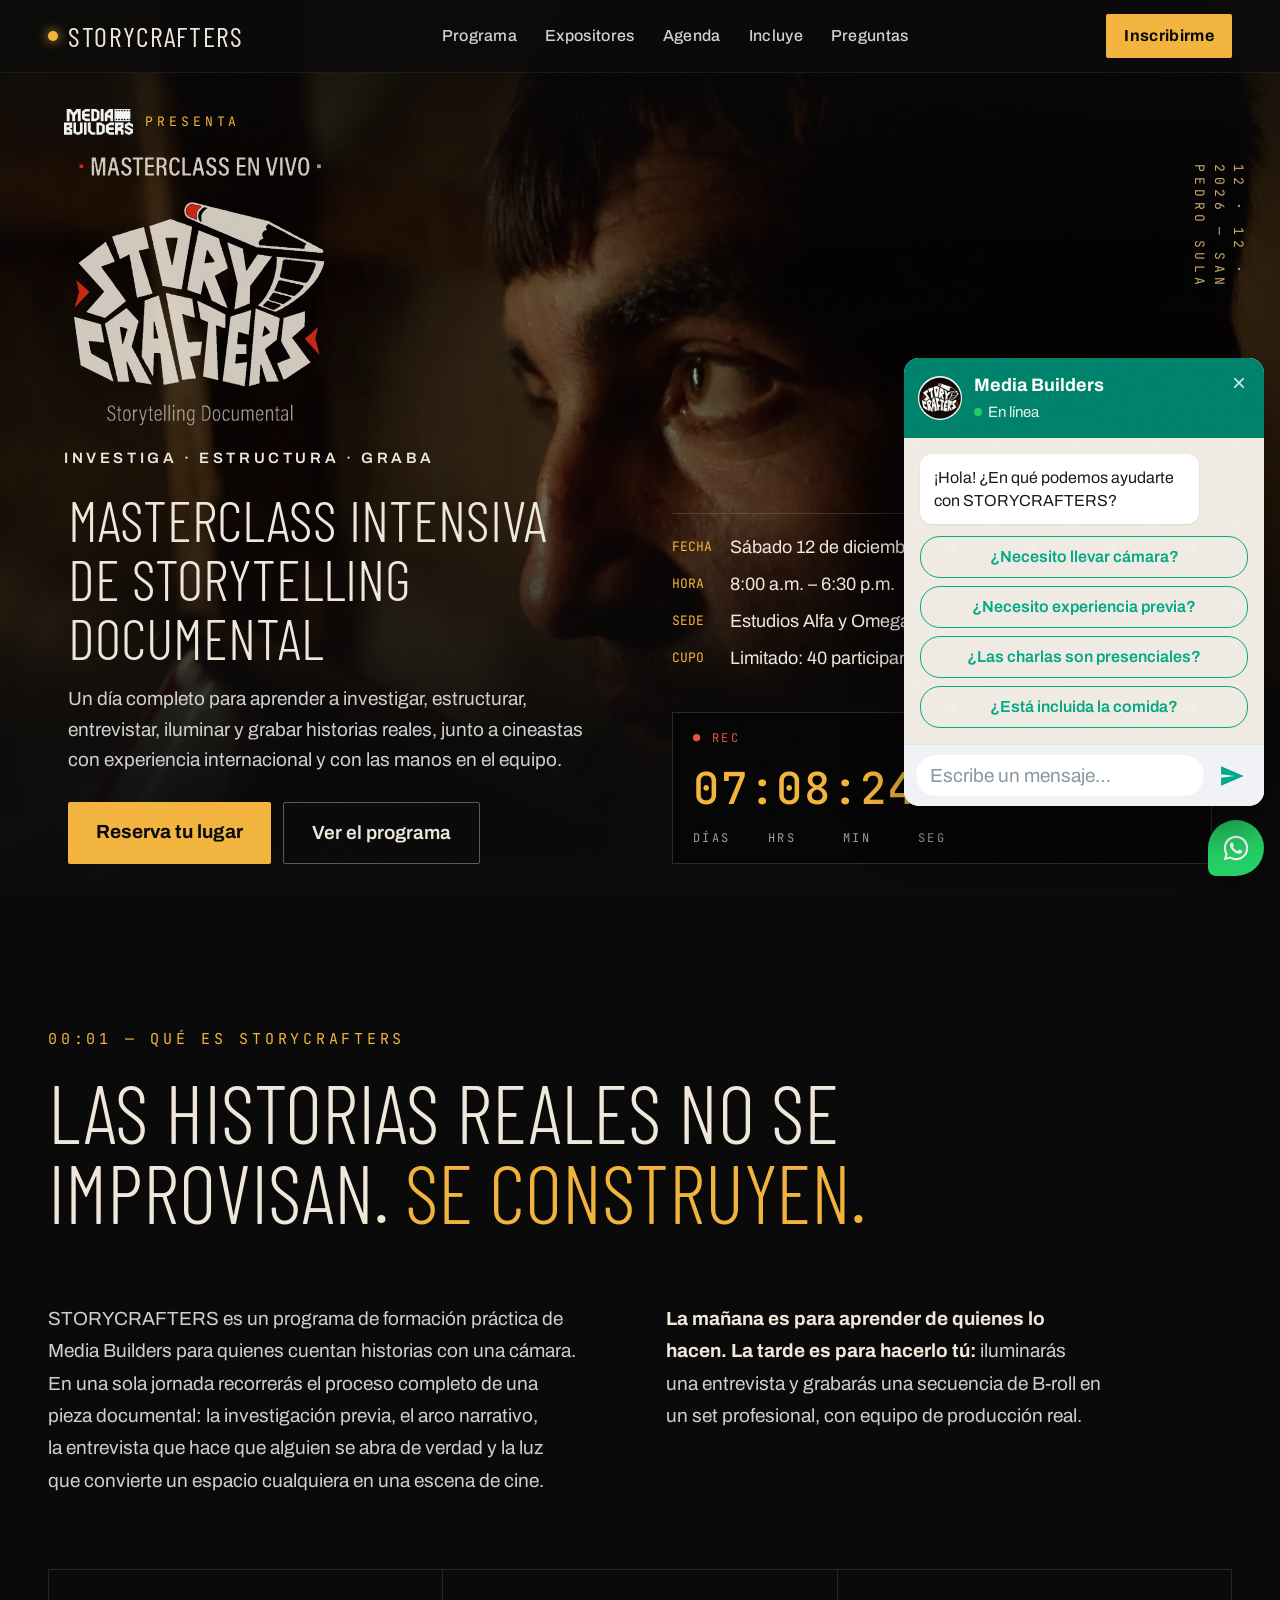
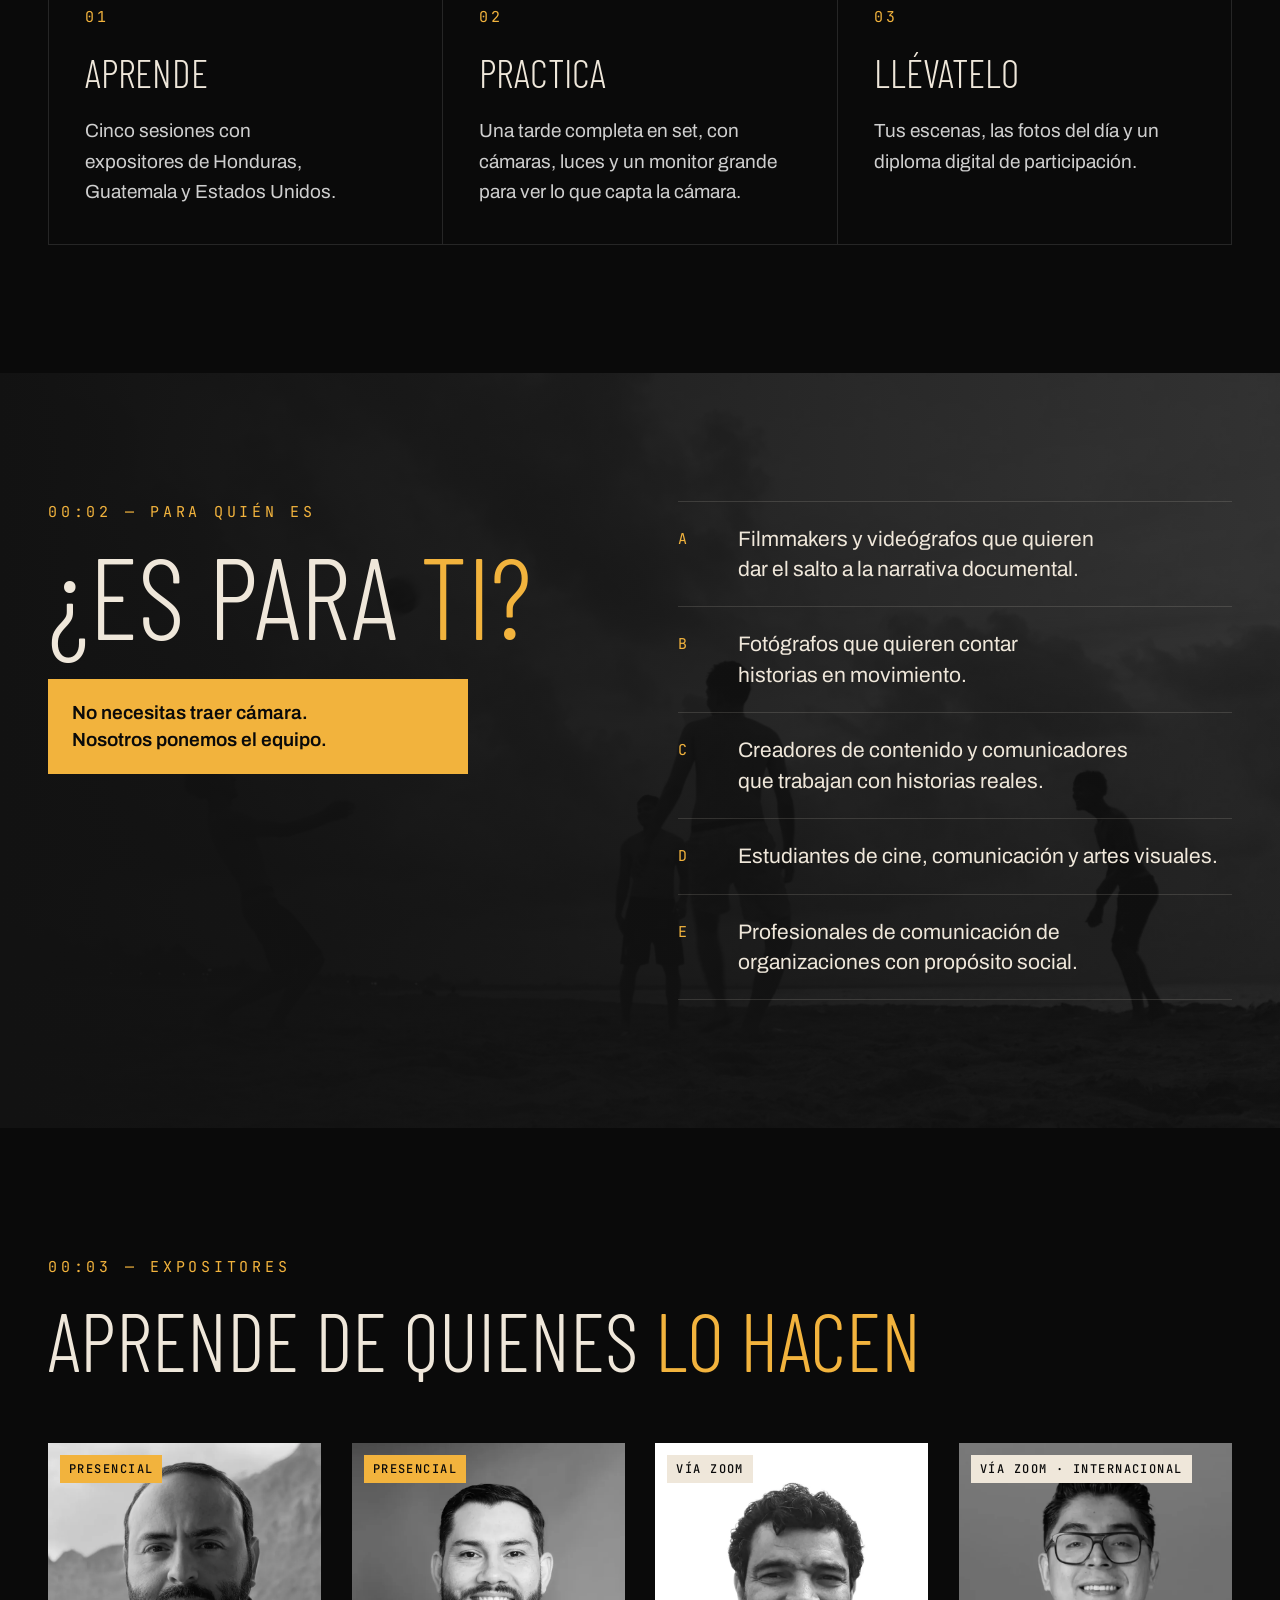
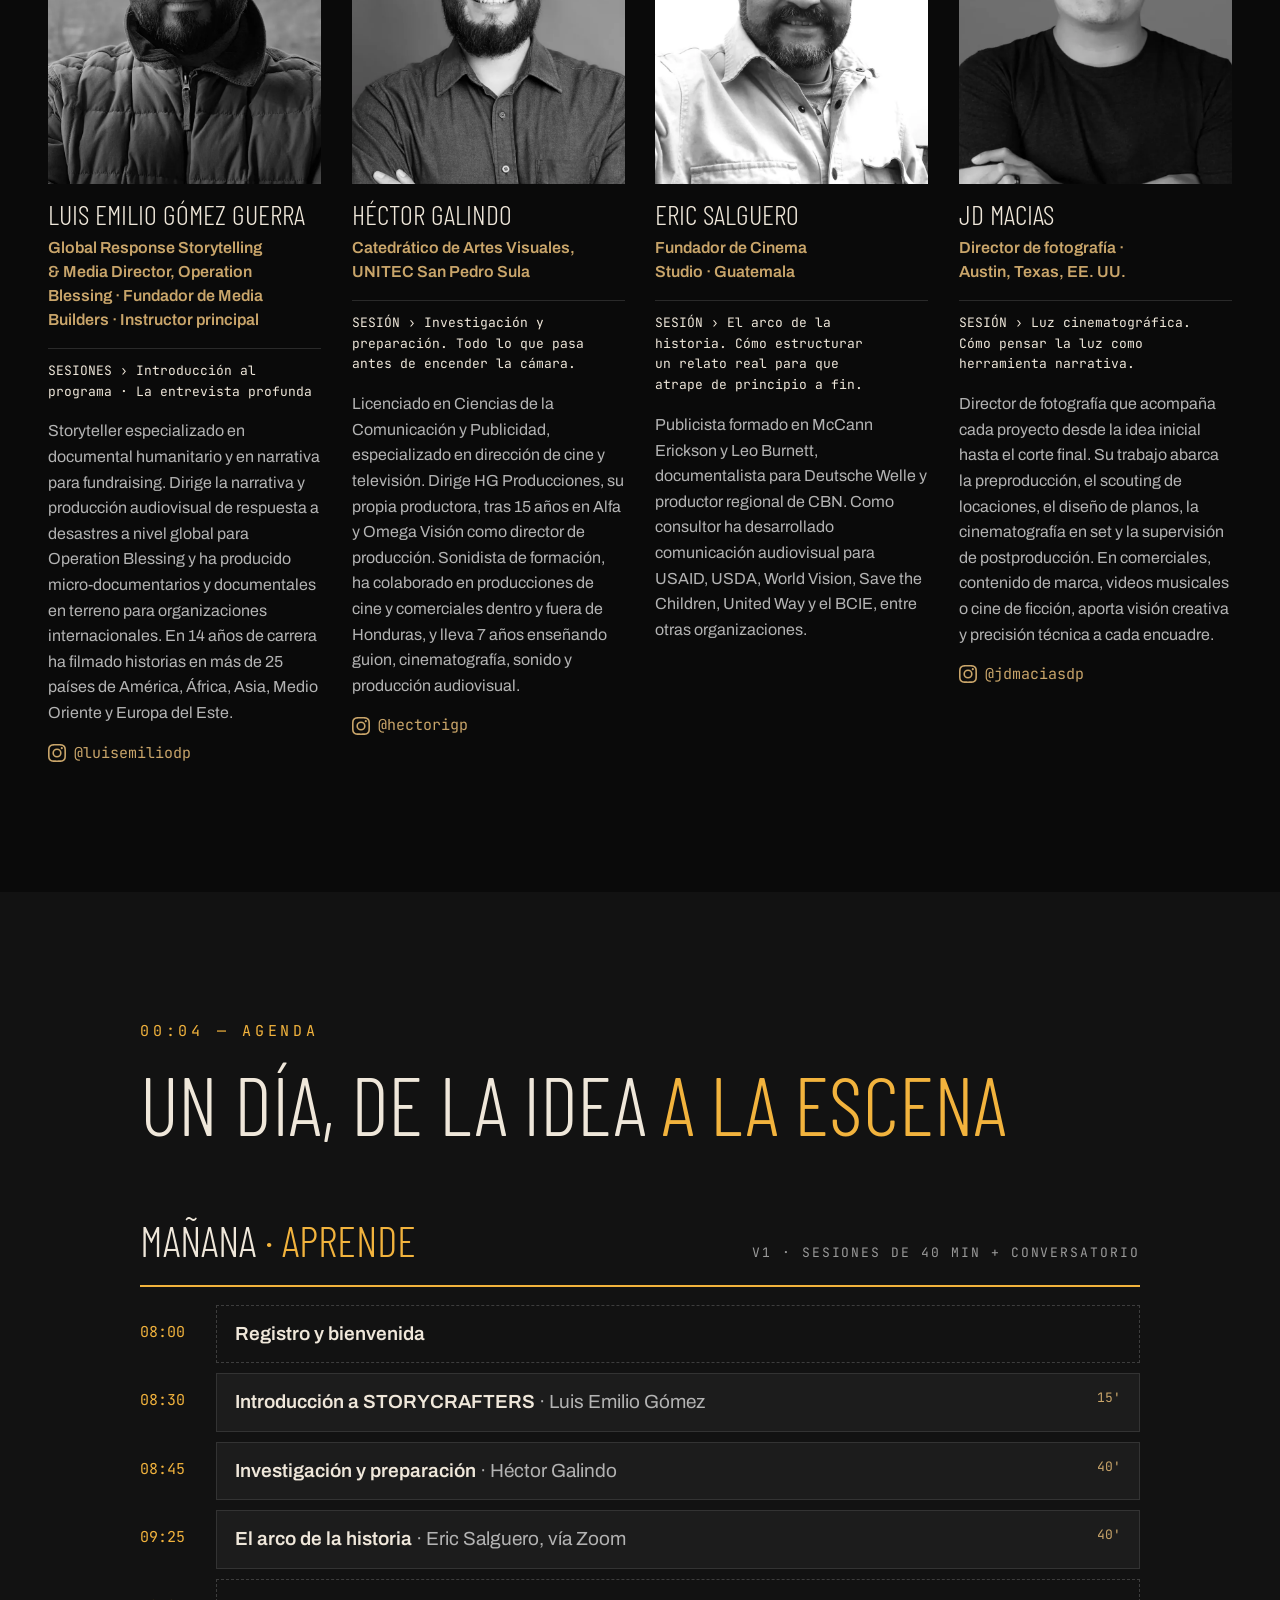
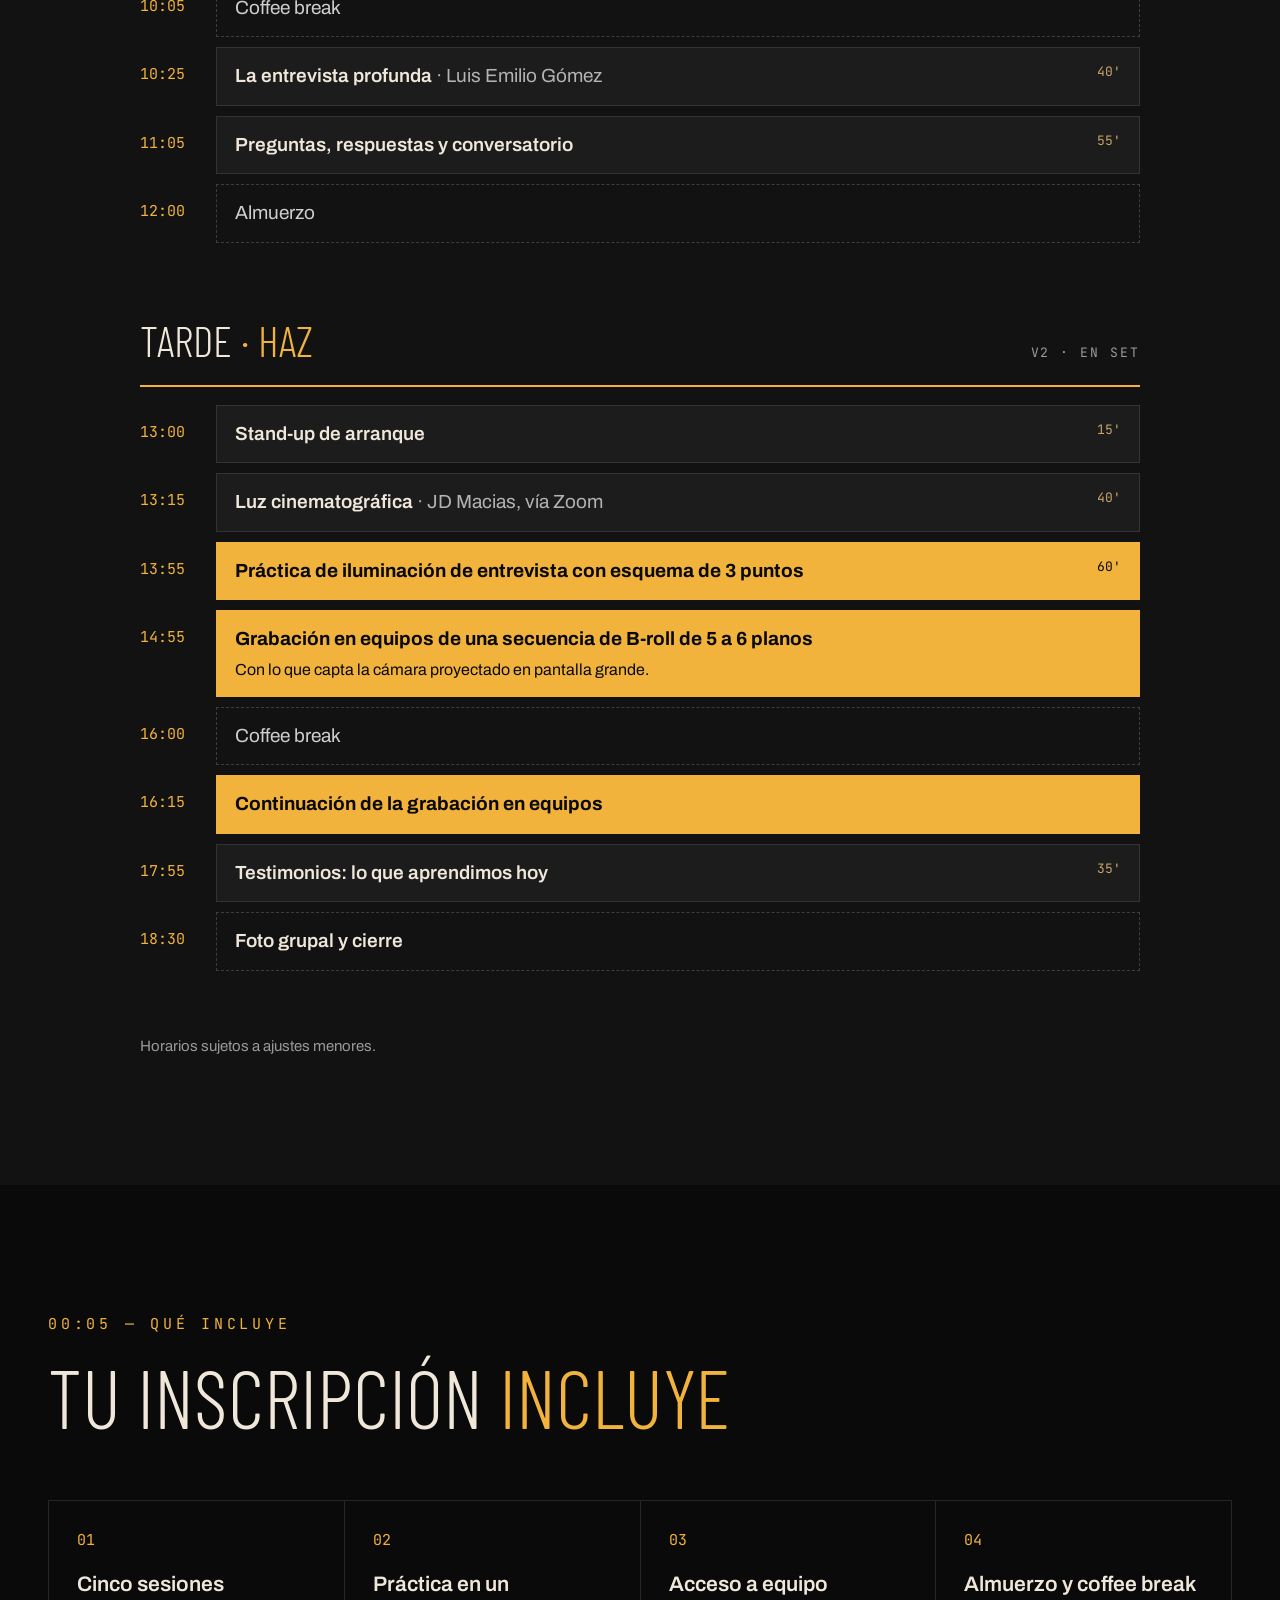
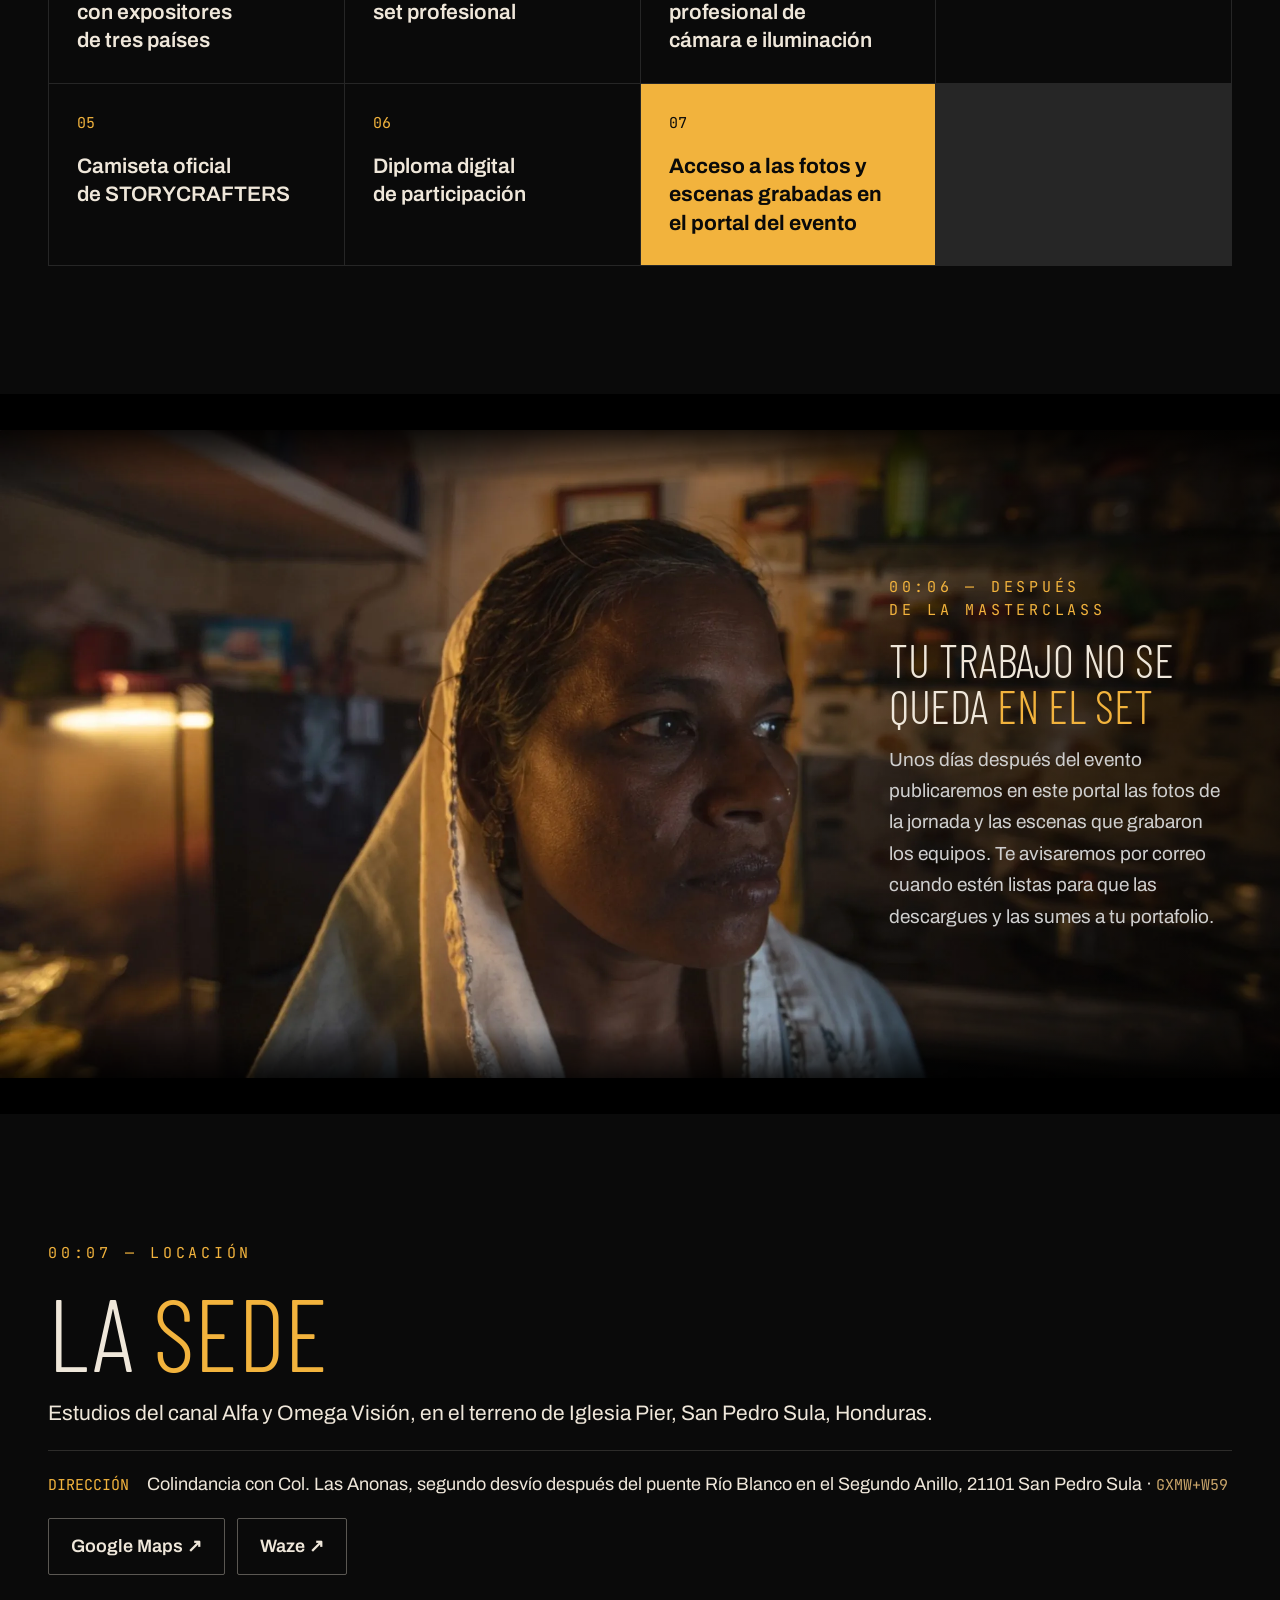
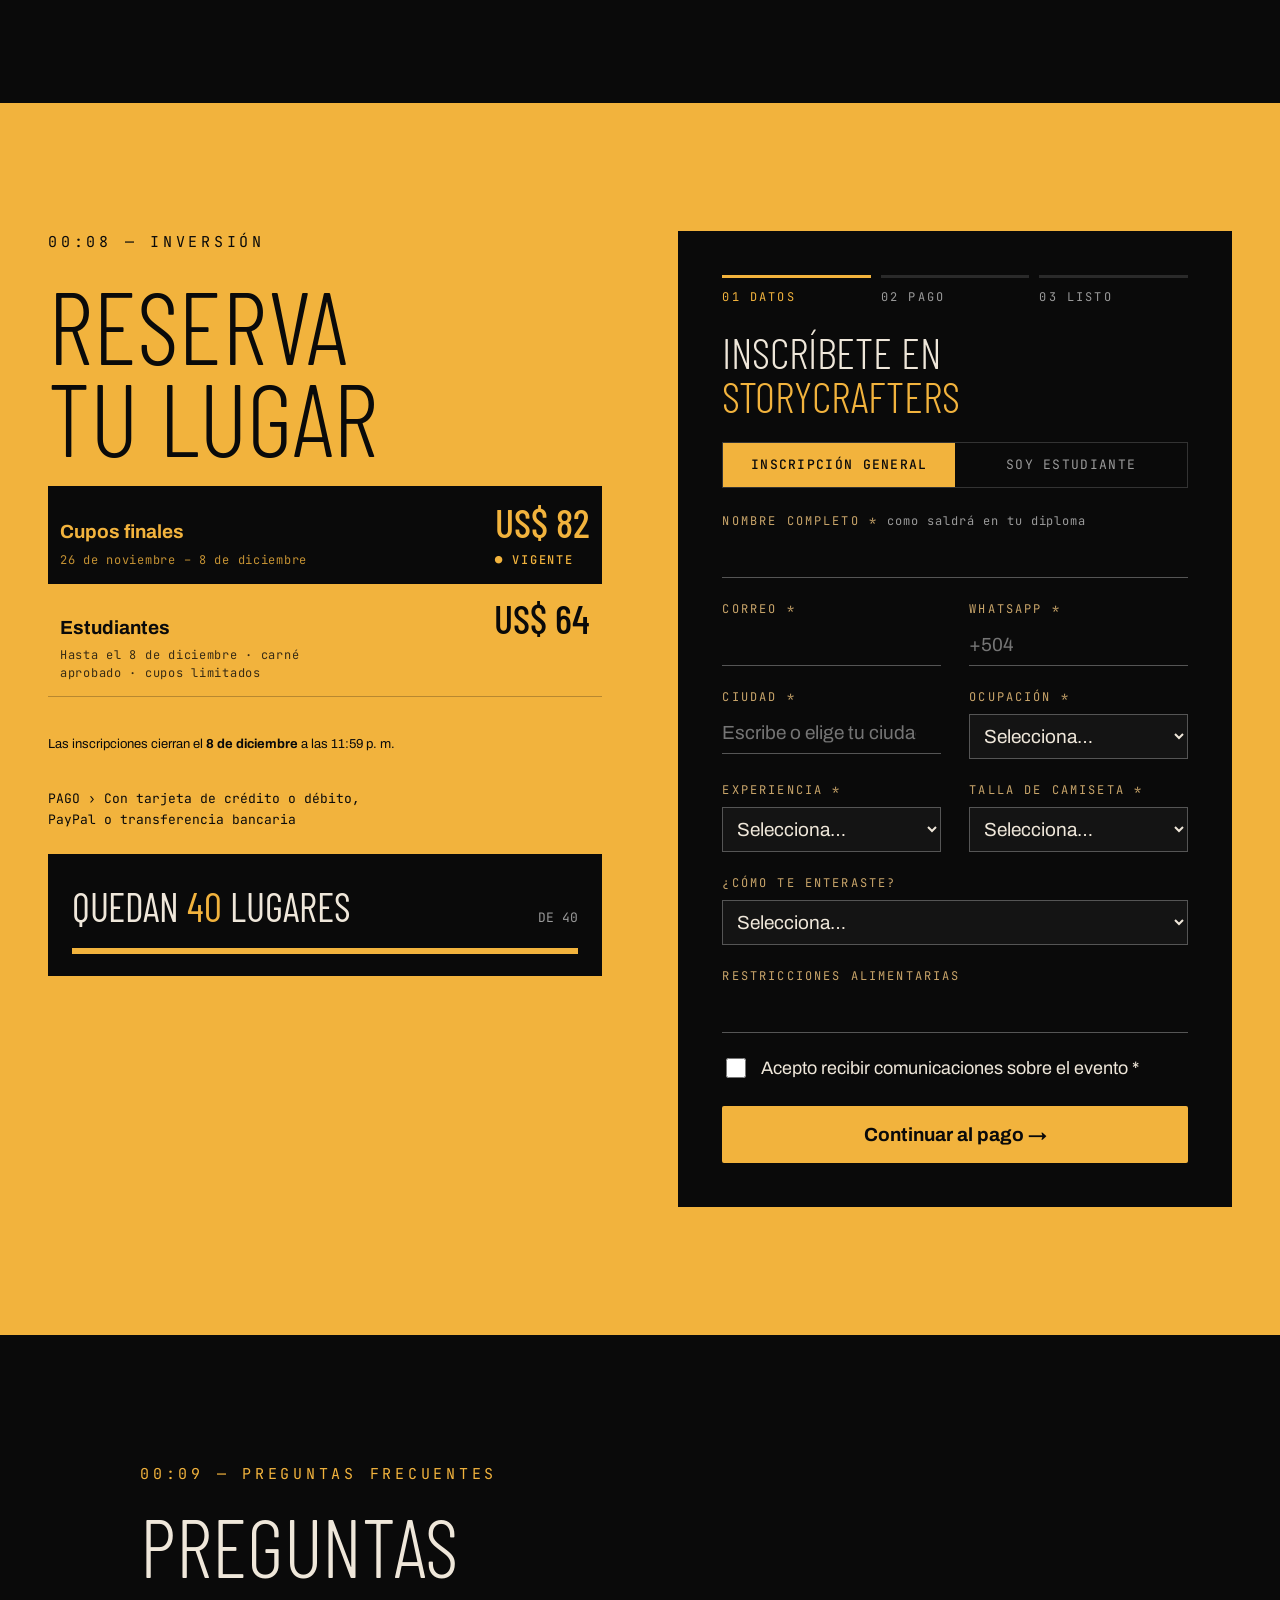
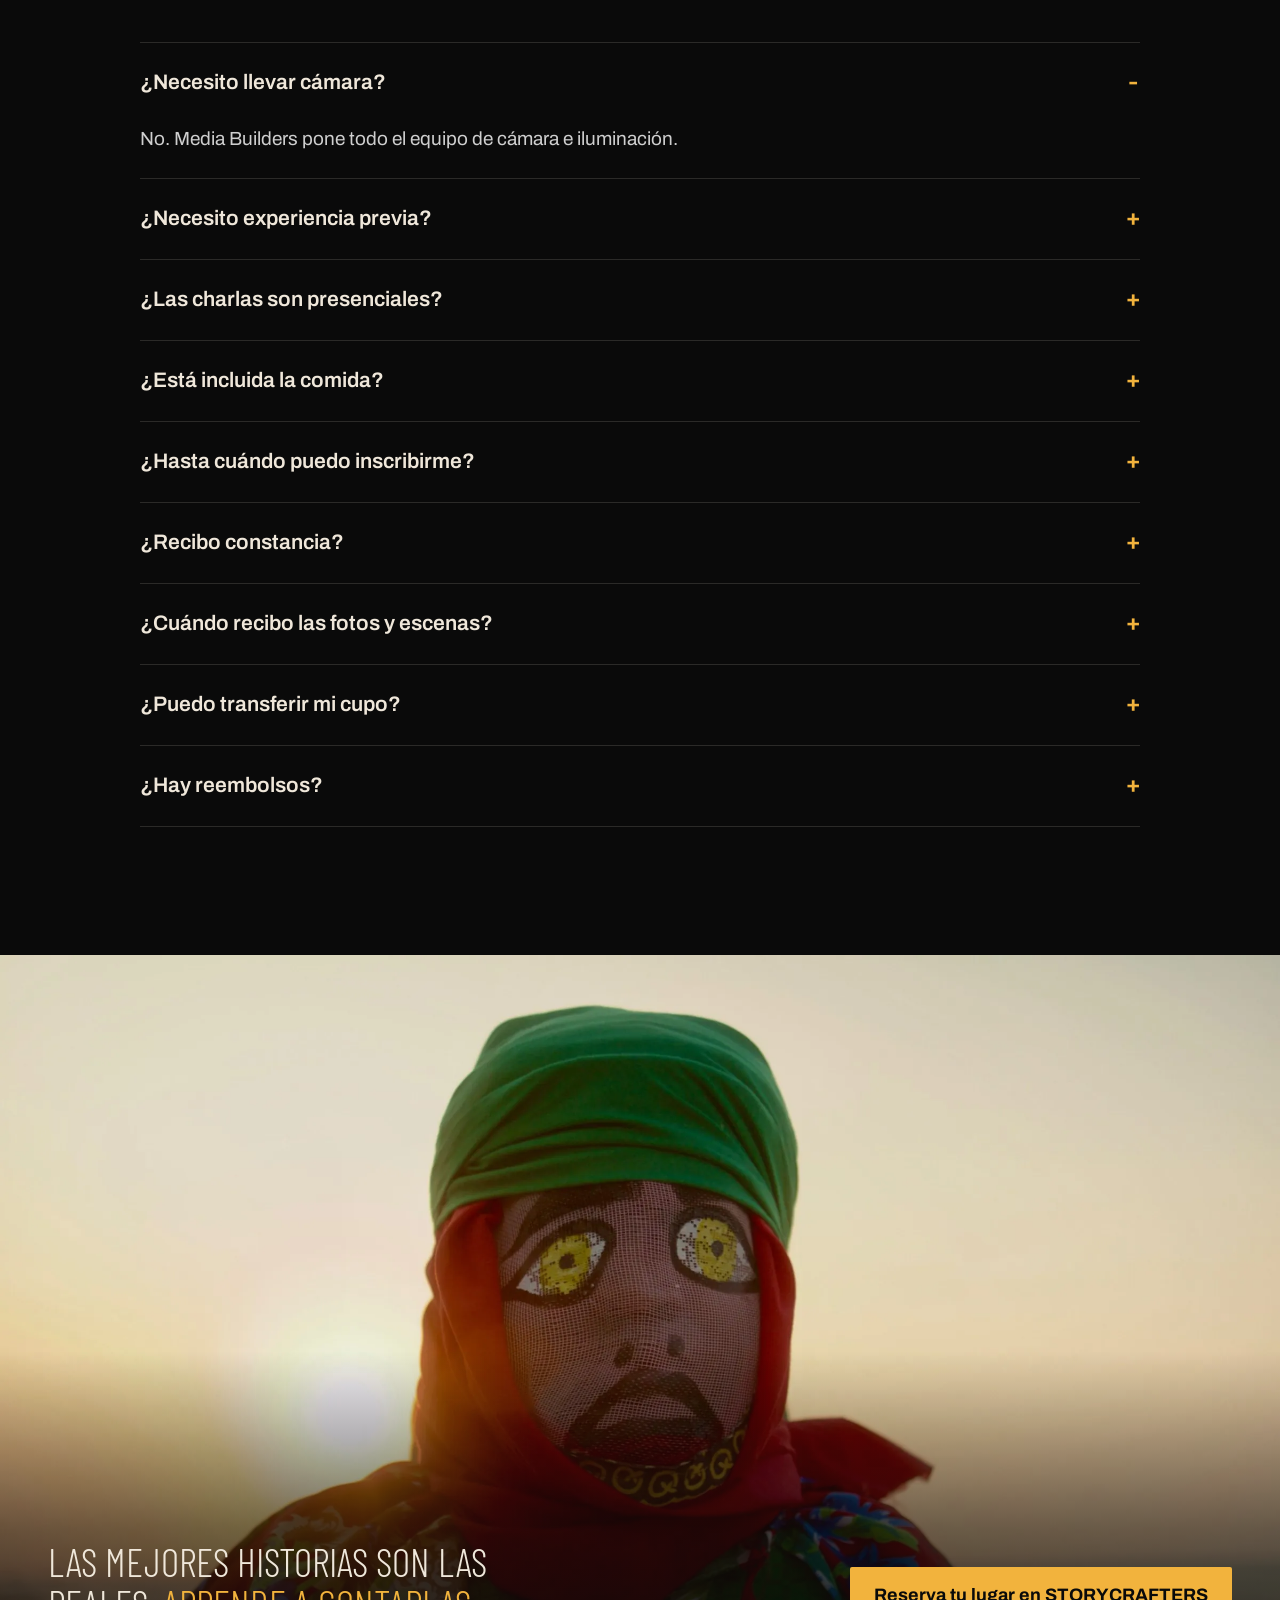
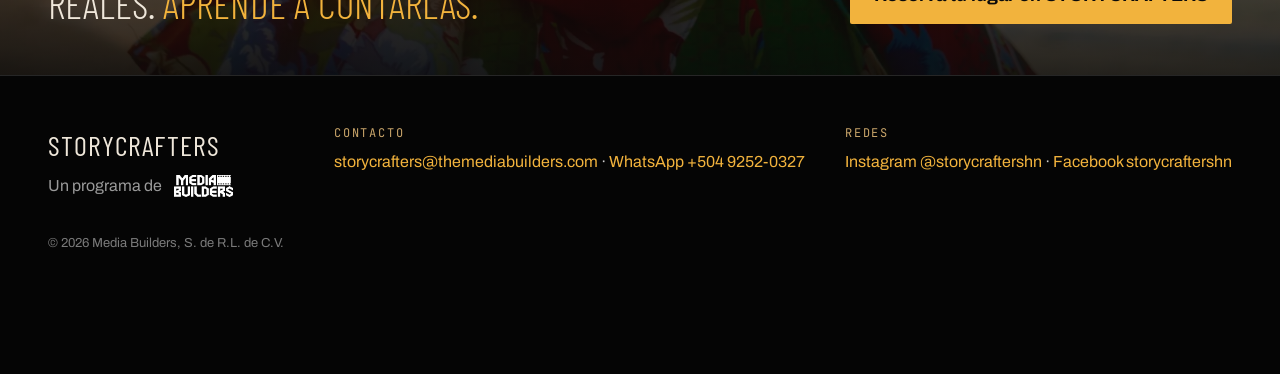
<file: site/index.html>
<!DOCTYPE html>
<html lang="es">
<head>
  <meta charset="utf-8">
  <meta name="viewport" content="width=device-width, initial-scale=1">
  <title>STORYCRAFTERS · Masterclass de storytelling documental | Media Builders</title>
  <meta name="description" content="Masterclass intensiva de storytelling documental. Sábado 12 de diciembre de 2026, San Pedro Sula, Honduras. Un programa de Media Builders.">
  <!-- Favicons (paquete en site/assets/favicon/) -->
  <link rel="icon" href="assets/favicon/favicon.ico" sizes="any">
  <link rel="icon" type="image/png" sizes="32x32" href="assets/favicon/favicon-32x32.png">
  <link rel="icon" type="image/png" sizes="16x16" href="assets/favicon/favicon-16x16.png">
  <link rel="apple-touch-icon" href="assets/favicon/apple-touch-icon.png">
  <link rel="manifest" href="assets/favicon/site.webmanifest">
  <meta name="theme-color" content="#0a0a0a">
  <link rel="preconnect" href="https://fonts.googleapis.com">
  <link rel="preconnect" href="https://fonts.gstatic.com" crossorigin>
  <link href="https://fonts.googleapis.com/css2?family=Barlow+Condensed:wght@200;300;400;500&family=Archivo:wght@400;500;600;700&family=JetBrains+Mono:wght@400;500&display=swap" rel="stylesheet">
  <link rel="stylesheet" href="css/styles.css?v=20">
</head>
<body>

<!-- HEADER -->
<header class="header">
  <a href="#top" class="brand">
    <span class="brand__dot"></span>
    <span class="brand__name">STORYCRAFTERS</span>
  </a>
  <nav class="nav">
    <a href="#programa">Programa</a>
    <a href="#expositores">Expositores</a>
    <a href="#agenda">Agenda</a>
    <a href="#incluye">Incluye</a>
    <a href="#preguntas">Preguntas</a>
  </nav>
  <a href="#inscripcion" class="btn btn--primary btn--sm">Inscribirme</a>
</header>

<main>

<!-- HERO -->
<section id="top" class="hero">
  <div class="hero__bg" aria-hidden="true"></div>
  <div class="hero__shade" aria-hidden="true"></div>
  <div class="hero__stage">
    <div class="hero__date">12 · 12 · 2026 — SAN PEDRO SULA</div>

    <div class="hero__presents">
      <div class="hero__presents-row">
        <img src="assets/logo-media-builders.webp" alt="Media Builders">
        <span>presenta</span>
      </div>
      <h1 class="hero__logo-wrap"><img class="hero__logo" src="assets/logo-storycrafters.svg" alt="STORYCRAFTERS — Masterclass en vivo, storytelling documental" width="798" height="850"></h1>
      <div class="hero__tagline">Investiga · Estructura · Graba</div>
    </div>

  </div>

  <div class="hero__info">
    <div class="hero__lead">
      <h2>Masterclass intensiva de storytelling documental</h2>
      <p>Un día completo para aprender a investigar, estructurar, entrevistar, iluminar y grabar historias reales, junto a cineastas con experiencia internacional y con las manos en el equipo.</p>
      <div class="hero__actions">
        <a href="#inscripcion" class="btn btn--primary">Reserva tu lugar</a>
        <a href="#agenda" class="btn btn--ghost">Ver el programa</a>
      </div>
    </div>
    <div class="hero__side">
      <dl class="facts">
        <dt>FECHA</dt><dd>Sábado 12 de diciembre de 2026</dd>
        <dt>HORA</dt><dd>8:00 a.m. – 6:30 p.m.</dd>
        <dt>SEDE</dt><dd>Estudios Alfa y Omega Visión, San Pedro Sula</dd>
        <dt>CUPO</dt><dd>Limitado: 40 participantes</dd>
      </dl>
      <!-- Cuenta regresiva. Hora de Honduras (-06:00, sin horario de verano). -->
      <div class="countdown" data-target="2026-12-12T08:00:00-06:00">
        <div class="countdown__head"><span class="countdown__rec">● REC</span><span>T-MINUS · 12.12.26 08:00</span></div>
        <div class="countdown__time" data-countdown-time>--:--:--:--</div>
        <div class="countdown__units"><span>DÍAS</span><span>HRS</span><span>MIN</span><span>SEG</span></div>
      </div>
    </div>
  </div>
</section>

<!-- QUÉ ES -->
<section id="programa" class="section">
  <div class="container about">
    <div class="stack about__head">
      <div class="eyebrow">00:01 — QUÉ ES STORYCRAFTERS</div>
      <h2 class="h2">Las historias reales no se improvisan. <span class="hl">Se construyen.</span></h2>
    </div>
    <div class="about__text">
      <p>STORYCRAFTERS es un programa de formación práctica de Media Builders para quienes cuentan historias con una cámara. En una sola jornada recorrerás el proceso completo de una pieza documental: la investigación previa, el arco narrativo, la entrevista que hace que alguien se abra de verdad y la luz que convierte un espacio cualquiera en una escena de cine.</p>
      <p><strong>La mañana es para aprender de quienes lo hacen. La tarde es para hacerlo tú:</strong> iluminarás una entrevista y grabarás una secuencia de B-roll en un set profesional, con equipo de producción real.</p>
    </div>
    <div class="cells">
      <div class="cell cell--pillar">
        <span class="mono-label">01</span>
        <h3 class="h3">Aprende</h3>
        <p>Cinco sesiones con expositores de Honduras, Guatemala y Estados Unidos.</p>
      </div>
      <div class="cell cell--pillar">
        <span class="mono-label">02</span>
        <h3 class="h3">Practica</h3>
        <p>Una tarde completa en set, con cámaras, luces y un monitor grande para ver lo que capta la cámara.</p>
      </div>
      <div class="cell cell--pillar">
        <span class="mono-label">03</span>
        <h3 class="h3">Llévatelo</h3>
        <p>Tus escenas, las fotos del día y un diploma digital de participación.</p>
      </div>
    </div>
  </div>
</section>

<!-- PARA QUIÉN -->
<section class="section audience">
  <div class="audience__bg" aria-hidden="true"></div>
  <div class="audience__shade" aria-hidden="true"></div>
  <div class="container audience__grid">
    <div class="stack">
      <div class="eyebrow">00:02 — PARA QUIÉN ES</div>
      <h2 class="h2 h2--xl">¿Es para <span class="hl">ti?</span></h2>
      <div class="audience__note">No necesitas traer cámara. Nosotros ponemos el equipo.</div>
    </div>
    <ul class="audience__list">
      <li><span class="mono-label">A</span><span>Filmmakers y videógrafos que quieren dar el salto a la narrativa documental.</span></li>
      <li><span class="mono-label">B</span><span>Fotógrafos que quieren contar historias en movimiento.</span></li>
      <li><span class="mono-label">C</span><span>Creadores de contenido y comunicadores que trabajan con historias reales.</span></li>
      <li><span class="mono-label">D</span><span>Estudiantes de cine, comunicación y artes visuales.</span></li>
      <li><span class="mono-label">E</span><span>Profesionales de comunicación de organizaciones con propósito social.</span></li>
    </ul>
  </div>
</section>

<!-- EXPOSITORES -->
<section id="expositores" class="section">
  <div class="container section--stack">
    <div class="stack">
      <div class="eyebrow">00:03 — EXPOSITORES</div>
      <h2 class="h2">Aprende de quienes <span class="hl">lo hacen</span></h2>
    </div>
    <div class="speakers">

      <article class="speaker">
        <div class="speaker__photo">
          <img src="assets/luis-emilio-v3.webp" alt="Luis Emilio Gómez Guerra">
          <span class="badge">PRESENCIAL</span>
        </div>
        <div class="speaker__id">
          <h3 class="speaker__name">Luis Emilio Gómez Guerra</h3>
          <div class="speaker__role">Global Response Storytelling &amp; Media Director, Operation Blessing · Fundador de Media Builders · Instructor principal</div>
        </div>
        <div class="speaker__sessions">SESIONES › Introducción al programa · La entrevista profunda</div>
        <p class="speaker__bio">Storyteller especializado en documental humanitario y en narrativa para fundraising. Dirige la narrativa y producción audiovisual de respuesta a desastres a nivel global para Operation Blessing y ha producido micro-documentarios y documentales en terreno para organizaciones internacionales. En 14 años de carrera ha filmado historias en más de 25 países de América, África, Asia, Medio Oriente y Europa del Este.</p>
        <a class="speaker__ig" href="https://www.instagram.com/luisemiliodp/" target="_blank" rel="noopener" aria-label="Instagram de @luisemiliodp"><svg viewBox="0 0 24 24" width="18" height="18" aria-hidden="true" focusable="false"><path fill="currentColor" d="M12 2.16c3.2 0 3.58.01 4.85.07 1.17.05 1.8.25 2.23.41.56.22.96.48 1.38.9.42.42.68.82.9 1.38.16.42.36 1.06.41 2.23.06 1.27.07 1.65.07 4.85s-.01 3.58-.07 4.85c-.05 1.17-.25 1.8-.41 2.23-.22.56-.48.96-.9 1.38-.42.42-.82.68-1.38.9-.42.16-1.06.36-2.23.41-1.27.06-1.65.07-4.85.07s-3.58-.01-4.85-.07c-1.17-.05-1.8-.25-2.23-.41a3.72 3.72 0 0 1-1.38-.9 3.72 3.72 0 0 1-.9-1.38c-.16-.42-.36-1.06-.41-2.23C2.17 15.58 2.16 15.2 2.16 12s.01-3.58.07-4.85c.05-1.17.25-1.8.41-2.23.22-.56.48-.96.9-1.38.42-.42.82-.68 1.38-.9.42-.16 1.06-.36 2.23-.41C8.42 2.17 8.8 2.16 12 2.16M12 0C8.74 0 8.33.01 7.05.07 5.78.13 4.9.33 4.14.63a5.88 5.88 0 0 0-2.13 1.38A5.88 5.88 0 0 0 .63 4.14C.33 4.9.13 5.78.07 7.05.01 8.33 0 8.74 0 12s.01 3.67.07 4.95c.06 1.27.26 2.15.56 2.91.3.79.72 1.46 1.38 2.13.67.66 1.34 1.08 2.13 1.38.76.3 1.64.5 2.91.56C8.33 23.99 8.74 24 12 24s3.67-.01 4.95-.07c1.27-.06 2.15-.26 2.91-.56a5.88 5.88 0 0 0 2.13-1.38 5.88 5.88 0 0 0 1.38-2.13c.3-.76.5-1.64.56-2.91.06-1.28.07-1.69.07-4.95s-.01-3.67-.07-4.95c-.06-1.27-.26-2.15-.56-2.91a5.88 5.88 0 0 0-1.38-2.13A5.88 5.88 0 0 0 19.86.63C19.1.33 18.22.13 16.95.07 15.67.01 15.26 0 12 0Zm0 5.84a6.16 6.16 0 1 0 0 12.32 6.16 6.16 0 0 0 0-12.32ZM12 16a4 4 0 1 1 0-8 4 4 0 0 1 0 8Zm6.4-11.85a1.44 1.44 0 1 0 0 2.88 1.44 1.44 0 0 0 0-2.88Z"/></svg><span>@luisemiliodp</span></a>
      </article>

      <article class="speaker">
        <div class="speaker__photo">
          <img src="assets/hector-galindo-v3.webp" alt="Héctor Galindo">
          <span class="badge">PRESENCIAL</span>
        </div>
        <div class="speaker__id">
          <h3 class="speaker__name">Héctor Galindo</h3>
          <div class="speaker__role">Catedrático de Artes Visuales, UNITEC San Pedro Sula</div>
        </div>
        <div class="speaker__sessions">SESIÓN › Investigación y preparación. Todo lo que pasa antes de encender la cámara.</div>
        <p class="speaker__bio">Licenciado en Ciencias de la Comunicación y Publicidad, especializado en dirección de cine y televisión. Dirige HG Producciones, su propia productora, tras 15 años en Alfa y Omega Visión como director de producción. Sonidista de formación, ha colaborado en producciones de cine y comerciales dentro y fuera de Honduras, y lleva 7 años enseñando guion, cinematografía, sonido y producción audiovisual.</p>
        <a class="speaker__ig" href="https://www.instagram.com/hectorigp/" target="_blank" rel="noopener" aria-label="Instagram de @hectorigp"><svg viewBox="0 0 24 24" width="18" height="18" aria-hidden="true" focusable="false"><path fill="currentColor" d="M12 2.16c3.2 0 3.58.01 4.85.07 1.17.05 1.8.25 2.23.41.56.22.96.48 1.38.9.42.42.68.82.9 1.38.16.42.36 1.06.41 2.23.06 1.27.07 1.65.07 4.85s-.01 3.58-.07 4.85c-.05 1.17-.25 1.8-.41 2.23-.22.56-.48.96-.9 1.38-.42.42-.82.68-1.38.9-.42.16-1.06.36-2.23.41-1.27.06-1.65.07-4.85.07s-3.58-.01-4.85-.07c-1.17-.05-1.8-.25-2.23-.41a3.72 3.72 0 0 1-1.38-.9 3.72 3.72 0 0 1-.9-1.38c-.16-.42-.36-1.06-.41-2.23C2.17 15.58 2.16 15.2 2.16 12s.01-3.58.07-4.85c.05-1.17.25-1.8.41-2.23.22-.56.48-.96.9-1.38.42-.42.82-.68 1.38-.9.42-.16 1.06-.36 2.23-.41C8.42 2.17 8.8 2.16 12 2.16M12 0C8.74 0 8.33.01 7.05.07 5.78.13 4.9.33 4.14.63a5.88 5.88 0 0 0-2.13 1.38A5.88 5.88 0 0 0 .63 4.14C.33 4.9.13 5.78.07 7.05.01 8.33 0 8.74 0 12s.01 3.67.07 4.95c.06 1.27.26 2.15.56 2.91.3.79.72 1.46 1.38 2.13.67.66 1.34 1.08 2.13 1.38.76.3 1.64.5 2.91.56C8.33 23.99 8.74 24 12 24s3.67-.01 4.95-.07c1.27-.06 2.15-.26 2.91-.56a5.88 5.88 0 0 0 2.13-1.38 5.88 5.88 0 0 0 1.38-2.13c.3-.76.5-1.64.56-2.91.06-1.28.07-1.69.07-4.95s-.01-3.67-.07-4.95c-.06-1.27-.26-2.15-.56-2.91a5.88 5.88 0 0 0-1.38-2.13A5.88 5.88 0 0 0 19.86.63C19.1.33 18.22.13 16.95.07 15.67.01 15.26 0 12 0Zm0 5.84a6.16 6.16 0 1 0 0 12.32 6.16 6.16 0 0 0 0-12.32ZM12 16a4 4 0 1 1 0-8 4 4 0 0 1 0 8Zm6.4-11.85a1.44 1.44 0 1 0 0 2.88 1.44 1.44 0 0 0 0-2.88Z"/></svg><span>@hectorigp</span></a>
      </article>

      <article class="speaker">
        <div class="speaker__photo">
          <img src="assets/eric-salguero-v3.webp" alt="Eric Salguero">
          <span class="badge badge--zoom">VÍA ZOOM</span>
        </div>
        <div class="speaker__id">
          <h3 class="speaker__name">Eric Salguero</h3>
          <div class="speaker__role">Fundador de Cinema Studio · Guatemala</div>
        </div>
        <div class="speaker__sessions">SESIÓN › El arco de la historia. Cómo estructurar un relato real para que atrape de principio a fin.</div>
        <p class="speaker__bio">Publicista formado en McCann Erickson y Leo Burnett, documentalista para Deutsche Welle y productor regional de CBN. Como consultor ha desarrollado comunicación audiovisual para USAID, USDA, World Vision, Save the Children, United Way y el BCIE, entre otras organizaciones.</p>
      </article>

      <article class="speaker">
        <div class="speaker__photo">
          <img src="assets/jd-macias-v3.webp" alt="JD Macias">
          <span class="badge badge--zoom">VÍA ZOOM · INTERNACIONAL</span>
        </div>
        <div class="speaker__id">
          <h3 class="speaker__name">JD Macias</h3>
          <div class="speaker__role">Director de fotografía · Austin, Texas, EE. UU.</div>
        </div>
        <div class="speaker__sessions">SESIÓN › Luz cinematográfica. Cómo pensar la luz como herramienta narrativa.</div>
        <p class="speaker__bio">Director de fotografía que acompaña cada proyecto desde la idea inicial hasta el corte final. Su trabajo abarca la preproducción, el scouting de locaciones, el diseño de planos, la cinematografía en set y la supervisión de postproducción. En comerciales, contenido de marca, videos musicales o cine de ficción, aporta visión creativa y precisión técnica a cada encuadre.</p>
        <a class="speaker__ig" href="https://www.instagram.com/jdmaciasdp/" target="_blank" rel="noopener" aria-label="Instagram de @jdmaciasdp"><svg viewBox="0 0 24 24" width="18" height="18" aria-hidden="true" focusable="false"><path fill="currentColor" d="M12 2.16c3.2 0 3.58.01 4.85.07 1.17.05 1.8.25 2.23.41.56.22.96.48 1.38.9.42.42.68.82.9 1.38.16.42.36 1.06.41 2.23.06 1.27.07 1.65.07 4.85s-.01 3.58-.07 4.85c-.05 1.17-.25 1.8-.41 2.23-.22.56-.48.96-.9 1.38-.42.42-.82.68-1.38.9-.42.16-1.06.36-2.23.41-1.27.06-1.65.07-4.85.07s-3.58-.01-4.85-.07c-1.17-.05-1.8-.25-2.23-.41a3.72 3.72 0 0 1-1.38-.9 3.72 3.72 0 0 1-.9-1.38c-.16-.42-.36-1.06-.41-2.23C2.17 15.58 2.16 15.2 2.16 12s.01-3.58.07-4.85c.05-1.17.25-1.8.41-2.23.22-.56.48-.96.9-1.38.42-.42.82-.68 1.38-.9.42-.16 1.06-.36 2.23-.41C8.42 2.17 8.8 2.16 12 2.16M12 0C8.74 0 8.33.01 7.05.07 5.78.13 4.9.33 4.14.63a5.88 5.88 0 0 0-2.13 1.38A5.88 5.88 0 0 0 .63 4.14C.33 4.9.13 5.78.07 7.05.01 8.33 0 8.74 0 12s.01 3.67.07 4.95c.06 1.27.26 2.15.56 2.91.3.79.72 1.46 1.38 2.13.67.66 1.34 1.08 2.13 1.38.76.3 1.64.5 2.91.56C8.33 23.99 8.74 24 12 24s3.67-.01 4.95-.07c1.27-.06 2.15-.26 2.91-.56a5.88 5.88 0 0 0 2.13-1.38 5.88 5.88 0 0 0 1.38-2.13c.3-.76.5-1.64.56-2.91.06-1.28.07-1.69.07-4.95s-.01-3.67-.07-4.95c-.06-1.27-.26-2.15-.56-2.91a5.88 5.88 0 0 0-1.38-2.13A5.88 5.88 0 0 0 19.86.63C19.1.33 18.22.13 16.95.07 15.67.01 15.26 0 12 0Zm0 5.84a6.16 6.16 0 1 0 0 12.32 6.16 6.16 0 0 0 0-12.32ZM12 16a4 4 0 1 1 0-8 4 4 0 0 1 0 8Zm6.4-11.85a1.44 1.44 0 1 0 0 2.88 1.44 1.44 0 0 0 0-2.88Z"/></svg><span>@jdmaciasdp</span></a>
      </article>

    </div>
  </div>
</section>

<!-- AGENDA -->
<section id="agenda" class="section section--alt">
  <div class="container container--narrow section--stack">
    <div class="stack">
      <div class="eyebrow">00:04 — AGENDA</div>
      <h2 class="h2">Un día, de la idea <span class="hl">a la escena</span></h2>
    </div>

    <!-- Hora "--:--" = horario por definir. Para fijarla, escribir la hora y agregar la clase row__time--set -->
    <div class="agenda">
      <div class="agenda__head">
        <h3>Mañana <span class="hl">· Aprende</span></h3>
        <span>V1 · SESIONES DE 40 MIN + CONVERSATORIO</span>
      </div>
      <div class="row"><span class="row__time row__time--set">08:00</span><div class="row__body row__body--break"><strong>Registro y bienvenida</strong></div></div>
      <div class="row"><span class="row__time row__time--set">08:30</span><div class="row__body"><span><strong>Introducción a STORYCRAFTERS</strong><span class="row__who"> · Luis Emilio Gómez</span></span><span class="row__dur">15'</span></div></div>
      <div class="row"><span class="row__time row__time--set">08:45</span><div class="row__body"><span><strong>Investigación y preparación</strong><span class="row__who"> · Héctor Galindo</span></span><span class="row__dur">40'</span></div></div>
      <div class="row"><span class="row__time row__time--set">09:25</span><div class="row__body"><span><strong>El arco de la historia</strong><span class="row__who"> · Eric Salguero, vía Zoom</span></span><span class="row__dur">40'</span></div></div>
      <div class="row"><span class="row__time row__time--set">10:05</span><div class="row__body row__body--break">Coffee break</div></div>
      <div class="row"><span class="row__time row__time--set">10:25</span><div class="row__body"><span><strong>La entrevista profunda</strong><span class="row__who"> · Luis Emilio Gómez</span></span><span class="row__dur">40'</span></div></div>
      <div class="row"><span class="row__time row__time--set">11:05</span><div class="row__body"><strong>Preguntas, respuestas y conversatorio</strong><span class="row__dur">55'</span></div></div>
      <div class="row"><span class="row__time row__time--set">12:00</span><div class="row__body row__body--break">Almuerzo</div></div>
    </div>

    <div class="agenda">
      <div class="agenda__head">
        <h3>Tarde <span class="hl">· Haz</span></h3>
        <span>V2 · EN SET</span>
      </div>
      <div class="row"><span class="row__time row__time--set">13:00</span><div class="row__body"><strong>Stand-up de arranque</strong><span class="row__dur">15'</span></div></div>
      <div class="row"><span class="row__time row__time--set">13:15</span><div class="row__body"><span><strong>Luz cinematográfica</strong><span class="row__who"> · JD Macias, vía Zoom</span></span><span class="row__dur">40'</span></div></div>
      <div class="row"><span class="row__time row__time--set">13:55</span><div class="row__body row__body--practice"><strong>Práctica de iluminación de entrevista con esquema de 3 puntos</strong><span class="row__dur">60'</span></div></div>
      <div class="row"><span class="row__time row__time--set">14:55</span><div class="row__body row__body--practice row__body--column"><strong>Grabación en equipos de una secuencia de B-roll de 5 a 6 planos</strong><span>Con lo que capta la cámara proyectado en pantalla grande.</span></div></div>
      <div class="row"><span class="row__time row__time--set">16:00</span><div class="row__body row__body--break">Coffee break</div></div>
      <div class="row"><span class="row__time row__time--set">16:15</span><div class="row__body row__body--practice"><strong>Continuación de la grabación en equipos</strong></div></div>
      <div class="row"><span class="row__time row__time--set">17:55</span><div class="row__body"><strong>Testimonios: lo que aprendimos hoy</strong><span class="row__dur">35'</span></div></div>
      <div class="row"><span class="row__time row__time--set">18:30</span><div class="row__body row__body--break"><strong>Foto grupal y cierre</strong></div></div>
    </div>
    <p class="agenda__note">Horarios sujetos a ajustes menores.</p>
  </div>
</section>

<!-- QUÉ INCLUYE -->
<section id="incluye" class="section">
  <div class="container section--stack">
    <div class="stack">
      <div class="eyebrow">00:05 — QUÉ INCLUYE</div>
      <h2 class="h2">Tu inscripción <span class="hl">incluye</span></h2>
    </div>
    <div class="cells">
      <div class="cell cell--include"><span class="mono-label">01</span><span>Cinco sesiones con expositores de tres países</span></div>
      <div class="cell cell--include"><span class="mono-label">02</span><span>Práctica en un set profesional</span></div>
      <div class="cell cell--include"><span class="mono-label">03</span><span>Acceso a equipo profesional de cámara e iluminación</span></div>
      <div class="cell cell--include"><span class="mono-label">04</span><span>Almuerzo y coffee break</span></div>
      <div class="cell cell--include"><span class="mono-label">05</span><span>Camiseta oficial de STORYCRAFTERS</span></div>
      <div class="cell cell--include"><span class="mono-label">06</span><span>Diploma digital de participación</span></div>
      <div class="cell cell--include cell--accent"><span class="mono-label">07</span><span>Acceso a las fotos y escenas grabadas en el portal del evento</span></div>
    </div>
  </div>
</section>

<!-- DESPUÉS DE LA MASTERCLASS -->
<section class="after">
  <div class="after__img" aria-hidden="true"></div>
  <div class="after__shade" aria-hidden="true"></div>
  <div class="after__content">
    <div class="after__text">
      <div class="eyebrow">00:06 — DESPUÉS DE LA MASTERCLASS</div>
      <h2 class="h2 h2--sm">Tu trabajo no se queda <span class="hl">en el set</span></h2>
      <p>Unos días después del evento publicaremos en este portal las fotos de la jornada y las escenas que grabaron los equipos. Te avisaremos por correo cuando estén listas para que las descargues y las sumes a tu portafolio.</p>
    </div>
  </div>
</section>

<!-- SEDE -->
<section class="section">
  <div class="container venue">
    <div class="stack">
      <div class="eyebrow">00:07 — LOCACIÓN</div>
      <h2 class="h2 h2--lg">La <span class="hl">sede</span></h2>
      <p class="venue__lead">Estudios del canal Alfa y Omega Visión, en el terreno de Iglesia Pier, San Pedro Sula, Honduras.</p>
      <div class="venue__address">
        <span class="mono-label">DIRECCIÓN</span>
        <span>Colindancia con Col. Las Anonas, segundo desvío después del puente Río Blanco en el Segundo Anillo, 21101 San Pedro Sula · <span class="venue__code">GXMW+W59</span></span>
      </div>
      <div class="venue__nav">
        <a href="https://maps.google.com/?cid=7892904626415519813" target="_blank" rel="noopener" class="btn btn--ghost">Google Maps ↗</a>
        <a href="https://www.waze.com/live-map/directions?to=ll.15.535878%2C-88.0068089" target="_blank" rel="noopener" class="btn btn--ghost">Waze ↗</a>
      </div>
    </div>
  </div>
</section>

<!-- INVERSIÓN + INSCRIPCIÓN -->
<section id="inscripcion" class="section signup">
  <div class="container signup__grid">

    <div class="signup__col">
      <div class="eyebrow" style="color:inherit">00:08 — INVERSIÓN</div>
      <h2 class="h2 h2--lg">Reserva tu lugar</h2>

      <!-- Tarifas. data-end = momento en que la tarifa deja de estar vigente (hora Honduras, -06:00).
           El script marca solo cuál es la vigente y cuáles están cerradas; data-start es el texto del aviso "Sube a ...". -->
      <div class="tiers">
        <div class="tier" data-end="2026-11-21T00:00:00-06:00">
          <span class="tier__name">Early Bird</span>
          <span class="tier__price">US$ 64</span>
          <span class="tier__when">Hasta el 20 de noviembre</span>
          <span class="tier__tag"></span>
        </div>
        <div class="tier" data-end="2026-11-26T00:00:00-06:00" data-start="21 de noviembre">
          <span class="tier__name">Regular</span>
          <span class="tier__price">US$ 72</span>
          <span class="tier__when">21 – 25 de noviembre</span>
          <span class="tier__tag"></span>
        </div>
        <div class="tier" data-end="2026-12-09T00:00:00-06:00" data-start="26 de noviembre">
          <span class="tier__name">Cupos finales</span>
          <span class="tier__price">US$ 82</span>
          <span class="tier__when">26 de noviembre – 8 de diciembre</span>
          <span class="tier__tag"></span>
        </div>
        <div class="tier">
          <span class="tier__name">Estudiantes</span>
          <span class="tier__price">US$ 64</span>
          <span class="tier__when">Hasta el 8 de diciembre · carné aprobado · cupos limitados</span>
          <span class="tier__tag"></span>
        </div>
      </div>

      <p class="tiers__cierre">Las inscripciones cierran el <b>8 de diciembre</b> a las 11:59 p.&nbsp;m.</p>

      <div class="notice" id="next-price" hidden><span class="notice__tag">AVISO</span><span data-notice-text></span></div>

      <div class="pay-note">PAGO › Con tarjeta de crédito o débito, PayPal o transferencia bancaria</div>

      <!-- CUPOS: editar a mano por ahora. En producción debería venir de las inscripciones confirmadas.
           El ancho de la barra = lugares disponibles / 40. -->
      <div class="spots">
        <div class="spots__row">
          <span class="spots__label">Quedan <span class="hl" data-spots-left>40</span> lugares</span>
          <span class="spots__of">DE 40</span>
        </div>
        <div class="spots__bar"><div data-spots-bar style="width:100%"></div></div>
      </div>
    </div>

    <!-- INSCRIPCIÓN EN 3 PASOS (js/inscripcion.js).
         data-apps-script-url: URL de la aplicación web de Apps Script (termina en /exec); ver backend/LEEME.md.
         data-paypal-client-id: Client ID de la app de PayPal (es público; el Secret va solo en Apps Script).
         Sin URL: en localhost funciona en modo demo; publicado muestra "la inscripción abre pronto".
         data-paypal-botones: botones de pago guardados en PayPal (Enlaces y botones de pago), uno por tarifa:
         id de la tarifa → Id. hospedado. Con ellos, al llenar los datos se abre una ventana con el botón del precio vigente.
         data-paypal-botones-client: el client-id que PayPal da en el código de esos botones (es público). -->
    <div class="panel insc" id="insc" data-apps-script-url="https://script.google.com/macros/s/AKfycbwGXGYVszbFwUjqQpckcMG971s9XY_97AWM7irnR_gECDFW9HsMRQtlA_ataBzx1glmDg/exec" data-paypal-client-id=""
         data-paypal-botones='{"preventa":"EVQLQJYJFXG22","estudiante":"EVQLQJYJFXG22","regular":"HX6U8RXCBEBV2","finales":"LRTKVH5K9NE84"}'
         data-paypal-botones-client="BAAjkswxk5Fus5kV-9Y8r64e3fcTZwnvJ5fRdQgqwnCLjkBRUvVHy6d_wEIhztGducb7d808wvju7YmXb0">
      <ol class="insc__steps" aria-hidden="true">
        <li data-step="1" class="is-active">01 Datos</li>
        <li data-step="2">02 Pago</li>
        <li data-step="3">03 Listo</li>
      </ol>

      <!-- 01 · DATOS -->
      <form class="insc__view" data-view="datos" novalidate>
        <h3>Inscríbete en <span class="hl">STORYCRAFTERS</span></h3>
        <div class="insc__choice" role="radiogroup" aria-label="Tipo de inscripción">
          <label><input type="radio" name="tipo" value="general" checked><span>Inscripción general</span></label>
          <label><input type="radio" name="tipo" value="estudiante"><span>Soy estudiante</span></label>
        </div>
        <div class="insc__grid">
          <div class="field field--full"><label for="f-nombre">Nombre completo * <small>como saldrá en tu diploma</small></label><input id="f-nombre" name="nombre" autocomplete="name" required maxlength="80"></div>
          <div class="field"><label for="f-correo">Correo *</label><input id="f-correo" name="correo" type="email" autocomplete="email" required></div>
          <div class="field"><label for="f-whatsapp">WhatsApp *</label><input id="f-whatsapp" name="whatsapp" type="tel" autocomplete="tel" placeholder="+504" required pattern="^\+?[0-9 \(\)\-]{8,20}$"></div>
          <div class="field"><label for="f-ciudad">Ciudad *</label><input id="f-ciudad" name="ciudad" list="ciudades-hn" autocomplete="off" placeholder="Escribe o elige tu ciudad" required>
            <datalist id="ciudades-hn"><option value="Catacamas"><option value="Choloma"><option value="Choluteca"><option value="Comayagua"><option value="Copán Ruinas"><option value="Danlí"><option value="El Progreso"><option value="Gracias"><option value="Juticalpa"><option value="La Ceiba"><option value="La Esperanza"><option value="La Lima"><option value="La Paz"><option value="Nacaome"><option value="Ocotepeque"><option value="Olanchito"><option value="Omoa"><option value="Potrerillos"><option value="Puerto Cortés"><option value="Puerto Lempira"><option value="Quimistán"><option value="Roatán"><option value="San Lorenzo"><option value="San Pedro Sula"><option value="Santa Bárbara"><option value="Santa Rita"><option value="Santa Rosa de Copán"><option value="Siguatepeque"><option value="Talanga"><option value="Tegucigalpa"><option value="Tela"><option value="Tocoa"><option value="Trujillo"><option value="Villanueva"><option value="Yoro"></datalist></div>
          <div class="field"><label for="f-ocupacion">Ocupación *</label>
            <select id="f-ocupacion" name="ocupacion" required>
              <option value="">Selecciona…</option>
              <option>Filmmaker / cineasta</option><option>Videógrafo/a</option><option>Fotógrafo/a</option>
              <option>Creador/a de contenido</option><option>Comunicador/a (marca, ONG o iglesia)</option>
              <option>Estudiante</option><option>Otro</option>
            </select></div>
          <div class="field"><label for="f-experiencia">Experiencia *</label>
            <select id="f-experiencia" name="experiencia" required>
              <option value="">Selecciona…</option>
              <option>Estoy empezando (menos de 1 año)</option><option>Intermedia (1 a 3 años)</option><option>Avanzada (más de 3 años)</option>
            </select></div>
          <div class="field"><label for="f-talla">Talla de camiseta *</label>
            <select id="f-talla" name="talla" required>
              <option value="">Selecciona…</option>
              <option>XS</option><option>S</option><option>M</option><option>L</option><option>XL</option><option>XXL</option>
            </select></div>
          <div class="field field--full"><label for="f-como">¿Cómo te enteraste?</label>
            <select id="f-como" name="comoSeEntero">
              <option value="">Selecciona…</option>
              <option>Instagram</option><option>Facebook</option><option>WhatsApp</option><option>Universidad</option>
              <option>Un amigo o colega</option><option>Comunidad creativa</option><option>Otro</option>
            </select></div>
          <div class="field field--full"><label for="f-restricciones">Restricciones alimentarias</label><input id="f-restricciones" name="restricciones" maxlength="200"></div>

          <!-- Solo estudiantes -->
          <div class="field field--full" data-student hidden><label for="f-institucion">Universidad o instituto *</label><input id="f-institucion" name="institucion" maxlength="120"></div>
          <div class="field field--full" data-student hidden>
            <label for="f-carne">Foto de tu carné vigente *</label>
            <input id="f-carne" name="carne" type="file" accept="image/*,application/pdf" class="insc__file">
            <small class="insc__hint">Que se vean tu nombre, la institución y la vigencia. JPG, PNG o PDF.</small>
          </div>

          <label class="insc__check field--full"><input type="checkbox" name="comunicaciones" required> Acepto recibir comunicaciones sobre el evento *</label>
        </div>
        <p class="insc__note" data-student hidden>Revisamos tu carné y, si está todo bien, te enviamos por correo un enlace personal para pagar <b>US$ 64</b>. Tu lugar se confirma al pagar.</p>
        <button class="btn btn--primary insc__submit" type="submit" data-label-general="Continuar al pago →" data-label-student="Enviar mi carné para revisión →">Continuar al pago →</button>
        <p class="insc__error" role="alert"></p>
      </form>

      <!-- 02 · PAGO -->
      <div class="insc__view" data-view="pago" hidden>
        <button class="insc__back" type="button" data-back>← Editar mis datos</button>
        <h3>Confirma tu <span class="hl">pago</span></h3>
        <dl class="pay" data-summary></dl>
        <div class="insc__paypal" data-paypal></div>
        <p class="panel__small">Pago único y seguro con tarjeta de crédito o débito, o con tu cuenta PayPal.</p>
        <p class="insc__error" role="alert"></p>
        <p class="insc__loading" data-loading hidden>Confirmando tu pago</p>
      </div>

      <!-- 03 · LISTO (pagado) -->
      <div class="insc__view" data-view="ok" hidden>
        <p class="insc__rec"><b>●</b> REC · 12.12.2026 · SAN PEDRO SULA</p>
        <h3>¡<span data-ok-nombre>Listo</span>, tu lugar está <span class="hl">confirmado</span>!</h3>
        <p>Recibimos tu pago. En unos segundos te llega un correo de confirmación a <b data-ok-correo></b>. Si no lo ves, revisa spam o promociones.</p>
        <p>Nos vemos el sábado 12 de diciembre en Estudios Alfa y Omega Visión, San Pedro Sula.</p>
      </div>

      <!-- 03 · LISTO (solicitud de estudiante enviada) -->
      <!-- El backend revisa el carné con Claude: data-estado = Pendiente | Aprobado | Rechazado -->
      <div class="insc__view" data-view="enviado" hidden>
        <div data-estado="Pendiente">
          <p class="insc__rec"><b>●</b> REC · EN REVISIÓN</p>
          <h3>Recibimos tu <span class="hl">carné</span></h3>
          <p>Gracias, <span data-ok-nombre></span>. Vamos a revisarlo y te escribiremos a <b data-ok-correo></b>. Si lo aprobamos, te llegará un enlace personal para pagar US$ 64 y confirmar tu lugar.</p>
        </div>
        <div data-estado="Aprobado">
          <p class="insc__rec"><b>●</b> REC · CARNÉ APROBADO</p>
          <h3>Tu carné fue <span class="hl">aprobado</span></h3>
          <p>¡Listo, <span data-ok-nombre></span>! Te enviamos a <b data-ok-correo></b> tu enlace personal para pagar US$ 64. Tu lugar se confirma al pagar. Si no lo ves, revisa spam o promociones.</p>
        </div>
        <div data-estado="Rechazado">
          <p class="insc__rec"><b>●</b> REC · CARNÉ NO VÁLIDO</p>
          <h3>No pudimos validar tu <span class="hl">carné</span></h3>
          <p><span data-motivo></span> Puedes inscribirte con la tarifa vigente; tus datos ya están llenos.</p>
          <button type="button" class="btn btn--primary insc__submit" data-a-general>Inscribirme con la tarifa vigente →</button>
        </div>
      </div>

      <!-- Ventana de pago: selector de método → tarjeta (botón PayPal) o transferencia con comprobante -->
      <dialog class="pp-modal" data-pp-modal aria-labelledby="pp-modal-titulo">
        <button class="pp-modal__close" type="button" data-pp-cerrar aria-label="Cerrar">×</button>
        <h3 id="pp-modal-titulo">Paga tu <span class="hl">inscripción</span></h3>
        <dl class="pay" data-pp-resumen></dl>

        <!-- Selector de método: solo con backend (registrationId). Tus datos ya quedaron guardados. -->
        <div data-pp-metodos hidden>
          <p class="panel__small">Tu inscripción ya quedó guardada. Elige cómo quieres pagar:</p>
          <button class="btn btn--primary pp-modal__metodo" type="button" data-pp-elige="tarjeta">Tarjeta de crédito o débito →</button>
          <button class="btn pp-modal__metodo" type="button" data-pp-elige="transferencia">Transferencia bancaria →</button>
        </div>

        <!-- Tarjeta: el botón se monta solo al elegir este método -->
        <div data-pp-tarjeta hidden>
          <div class="insc__paypal" data-pp-boton></div>
          <p class="panel__small">Pago único y seguro con tarjeta de crédito o débito, o con tu cuenta PayPal. Al terminar, PayPal te envía el recibo por correo.</p>
          <p class="panel__small" data-pp-auto hidden>Si en PayPal usas <b>el mismo correo de tu inscripción</b>, tu correo de bienvenida llega solo en unos minutos.</p>
          <p class="pp-modal__paso" data-pp-paso hidden><b>Último paso:</b> después de pagar, envíanos tus datos por WhatsApp para confirmar tu lugar.</p>
          <a class="btn btn--primary pp-modal__wa" data-pp-wa href="https://wa.me/50492520327" target="_blank" rel="noopener" hidden>Enviar mis datos por WhatsApp →</a>
        </div>

        <!-- Transferencia: datos bancarios entregados por el servidor + subida de comprobante -->
        <div data-pp-transf hidden>
          <p class="panel__small">Haz la transferencia o depósito por <b data-pp-monto></b> a esta cuenta y sube la foto o PDF de tu comprobante. Tu lugar se confirma cuando el equipo verifique el abono en el banco.</p>
          <dl class="pay pp-modal__banco" data-pp-banco></dl>
          <p class="panel__small">Escribe como referencia: <b data-pp-ref></b> — y tus datos bancarios también llegaron a tu correo.</p>
          <div class="field">
            <label for="pp-archivo">Comprobante de pago *</label>
            <input id="pp-archivo" data-pp-archivo type="file" accept="image/jpeg,image/png,image/webp,application/pdf" class="insc__file">
            <small class="insc__hint">JPG, PNG, WebP o PDF, máx. 6 MB. Que se vean monto, fecha y referencia.</small>
          </div>
          <button class="btn btn--primary pp-modal__metodo" type="button" data-pp-subir>Enviar comprobante →</button>
          <p class="panel__small" data-pp-recibido hidden><b>Comprobante recibido.</b> Tu pago queda pendiente hasta que el equipo verifique el abono en el banco; te escribimos cuando se confirme.</p>
          <button class="insc__back" type="button" data-pp-volver hidden>← Cambiar método de pago</button>
        </div>

        <p class="insc__error" role="alert"></p>
      </dialog>

      <!-- Cupo lleno: lista de espera para el próximo evento -->
      <form class="insc__view" data-view="espera" hidden>
        <h3>¡Cupos <span class="hl">agotados</span>!</h3>
        <p>Se llenaron los cupos de STORYCRAFTERS del 12 de diciembre. Si te interesa una próxima fecha, déjanos tus datos: si se juntan suficientes personas, abrimos una segunda edición y te avisamos primero.</p>
        <a class="btn btn--ghost insc__wa" href="https://wa.me/50492520327?text=Hola%2C%20vi%20que%20los%20cupos%20de%20STORYCRAFTERS%20se%20agotaron.%20Quisiera%20informaci%C3%B3n%20sobre%20pr%C3%B3ximas%20fechas." target="_blank" rel="noopener">Pedir información por WhatsApp →</a>
        <div class="insc__grid">
          <div class="field field--full"><label for="e-nombre">Nombre completo *</label><input id="e-nombre" name="nombre" autocomplete="name" required maxlength="80"></div>
          <div class="field"><label for="e-correo">Correo *</label><input id="e-correo" name="correo" type="email" autocomplete="email" required></div>
          <div class="field"><label for="e-whatsapp">WhatsApp *</label><input id="e-whatsapp" name="whatsapp" type="tel" autocomplete="tel" placeholder="+504" required pattern="^\+?[0-9 \(\)\-]{8,20}$"></div>
        </div>
        <button class="btn btn--primary insc__submit" type="submit">Anotarme para la próxima fecha →</button>
        <p class="insc__error" role="alert"></p>
      </form>

      <!-- Sin backend configurado, cupos llenos o enlace inválido -->
      <div class="insc__view" data-view="aviso" hidden>
        <h3>Inscríbete en <span class="hl">STORYCRAFTERS</span></h3>
        <p data-aviso-texto>La inscripción en línea abre muy pronto. Mientras tanto, escríbenos a <a href="mailto:storycrafters@themediabuilders.com">storycrafters@themediabuilders.com</a>.</p>
      </div>
    </div>

  </div>
</section>

<!-- PREGUNTAS FRECUENTES -->
<section id="preguntas" class="section">
  <div class="container container--narrow" style="display:flex;flex-direction:column;gap:clamp(36px,5vw,56px)">
    <div class="stack">
      <div class="eyebrow">00:09 — PREGUNTAS FRECUENTES</div>
      <h2 class="h2">Preguntas</h2>
    </div>
    <!-- Cada pregunta es un <details>. Mismo name="faq" = solo una abierta a la vez. -->
    <div class="faq">
      <details name="faq" open><summary>¿Necesito llevar cámara?</summary><p>No. Media Builders pone todo el equipo de cámara e iluminación.</p></details>
      <details name="faq"><summary>¿Necesito experiencia previa?</summary><p>Ayuda tener nociones básicas de cámara, pero la masterclass está pensada para que cualquier persona con interés en contar historias pueda aprovecharlo.</p></details>
      <details name="faq"><summary>¿Las charlas son presenciales?</summary><p>La masterclass es 100 % presencial para los participantes. Dos de los expositores, Eric Salguero y JD Macias, se conectarán por Zoom y se proyectarán en pantalla grande.</p></details>
      <details name="faq"><summary>¿Está incluida la comida?</summary><p>Sí, incluye almuerzo y coffee break.</p></details>
      <details name="faq"><summary>¿Hasta cuándo puedo inscribirme?</summary><p>Hasta el 8 de diciembre a las 11:59 p.&nbsp;m. (hora de Honduras), o antes si se agotan los cupos.</p></details>
      <details name="faq"><summary>¿Recibo constancia?</summary><p>Sí, un diploma digital de participación.</p></details>
      <details name="faq"><summary>¿Cuándo recibo las fotos y escenas?</summary><p>Unos días después del evento, en este portal. Te avisaremos por correo.</p></details>
      <details name="faq"><summary>¿Puedo transferir mi cupo?</summary><p>No. La inscripción es personal y no se puede transferir a otra persona.</p></details>
      <details name="faq"><summary>¿Hay reembolsos?</summary><p>Sí, del 50&nbsp;% del monto pagado si lo pides hasta 30 días antes del evento (hasta el 12 de noviembre de 2026). Después de esa fecha no hay reembolsos.</p></details>
    </div>
  </div>
</section>

<!-- CIERRE -->
<section class="closing">
  <div class="closing__shade" aria-hidden="true"></div>
  <div class="closing__content">
    <h2>Las mejores historias son las reales. <span class="hl">Aprende a contarlas.</span></h2>
    <a href="#inscripcion" class="btn btn--primary">Reserva tu lugar en STORYCRAFTERS</a>
  </div>
</section>

</main>

<!-- FOOTER -->
<footer class="footer">
  <div class="container footer__top">
    <div class="footer__brand">
      <span class="footer__brand-name">STORYCRAFTERS</span>
      <div class="footer__by"><span>Un programa de</span><img src="assets/logo-media-builders.webp" alt="Media Builders"></div>
    </div>
    <div class="footer__cols">
      <div class="footer__col">
        <span class="footer__col-title">CONTACTO</span>
        <span><a href="mailto:storycrafters@themediabuilders.com">storycrafters@themediabuilders.com</a><span class="footer__sep"> · </span><a href="https://wa.me/50492520327?text=Hola%2C%20tengo%20una%20pregunta%20sobre%20STORYCRAFTERS" target="_blank" rel="noopener">WhatsApp +504 9252-0327</a></span>
      </div>
      <div class="footer__col">
        <span class="footer__col-title">REDES</span>
        <span><a href="https://www.instagram.com/storycraftershn/" target="_blank" rel="noopener">Instagram @storycraftershn</a><span class="footer__sep"> · </span><a href="https://www.facebook.com/storycraftershn" target="_blank" rel="noopener">Facebook storycraftershn</a></span>
      </div>
    </div>
  </div>
  <div class="footer__legal">© 2026 Media Builders, S. de R.L. de C.V.</div>
</footer>

<!-- CHAT DE WHATSAPP (estilo WP WhatsApp Chatbox: burbuja → caja → wa.me con el mensaje).
     data-wa-number: número destino sin "+", con código de país. -->
<div class="chat" data-wa-number="50492520327">
  <div class="chat__popup" id="chatbox-popup" role="dialog" aria-labelledby="chatbox-title" aria-hidden="true">
    <div class="chat__header">
      <span class="chat__avatar"><img src="assets/avatar-storycrafters.webp" alt="Media Builders" width="128" height="128"></span>
      <div>
        <h3 class="chat__title" id="chatbox-title">Media Builders</h3>
        <p class="chat__status">En línea</p>
      </div>
      <button type="button" class="chat__close" aria-label="Cerrar chat"><span aria-hidden="true">×</span></button>
    </div>
    <div class="chat__messages">
      <div class="chat__bubble"><p>¡Hola! ¿En qué podemos ayudarte con STORYCRAFTERS?</p></div>
      <div class="chat__quick">
        <a href="#preguntas" data-faq="0">¿Necesito llevar cámara?</a>
        <a href="#preguntas" data-faq="1">¿Necesito experiencia previa?</a>
        <a href="#preguntas" data-faq="2">¿Las charlas son presenciales?</a>
        <a href="#preguntas" data-faq="3">¿Está incluida la comida?</a>
      </div>
    </div>
    <form class="chat__form">
      <input type="text" class="chat__input" placeholder="Escribe un mensaje…" aria-label="Escribe un mensaje" autocomplete="off">
      <button type="submit" class="chat__send" aria-label="Iniciar conversación en WhatsApp"><svg viewBox="0 0 24 24" width="24" height="24" aria-hidden="true" focusable="false"><path fill="currentColor" d="M1.101 21.757L23.8 12.028 1.101 2.3l.011 7.912 13.623 1.816-13.623 1.817-.011 7.912z"/></svg></button>
    </form>
  </div>
  <button type="button" class="chat__fab" aria-expanded="false" aria-controls="chatbox-popup" aria-label="Abrir chat de WhatsApp"><svg viewBox="0 0 32 32" width="30" height="30" aria-hidden="true" focusable="false"><path fill="currentColor" d="M16.04 3C8.86 3 3.03 8.82 3.03 16c0 2.3.6 4.54 1.75 6.52L3 29l6.65-1.74A13 13 0 0 0 16.04 29C23.2 29 29.03 23.18 29.03 16S23.2 3 16.04 3Zm0 23.8c-1.98 0-3.92-.53-5.61-1.53l-.4-.24-3.95 1.03 1.05-3.85-.26-.4A10.77 10.77 0 0 1 5.25 16c0-5.95 4.84-10.79 10.8-10.79 5.94 0 10.78 4.84 10.78 10.79 0 5.95-4.84 10.8-10.79 10.8Zm5.92-8.08c-.32-.16-1.92-.95-2.22-1.06-.3-.11-.51-.16-.73.16-.22.32-.84 1.06-1.03 1.27-.19.22-.38.24-.7.08-.32-.16-1.37-.5-2.6-1.6-.96-.86-1.61-1.92-1.8-2.24-.19-.32-.02-.5.14-.66.15-.14.32-.38.49-.57.16-.19.21-.32.32-.54.11-.22.05-.4-.03-.57-.08-.16-.73-1.75-1-2.4-.26-.63-.53-.54-.73-.55h-.62c-.22 0-.57.08-.86.4-.3.32-1.13 1.1-1.13 2.69 0 1.58 1.16 3.12 1.32 3.33.16.22 2.28 3.48 5.52 4.88.77.33 1.37.53 1.84.68.77.25 1.48.21 2.03.13.62-.09 1.92-.78 2.19-1.54.27-.76.27-1.4.19-1.54-.08-.13-.3-.21-.62-.38Z"/></svg></button>
</div>

<!-- BARRA FIJA PARA MÓVIL -->
<div class="sticky-cta">
  <div class="sticky-cta__info"><span>SÁB 12 DIC</span><span>CUPO 40</span></div>
  <a href="#inscripcion" class="btn btn--primary">Inscribirme</a>
</div>

<script src="js/script.js?v=6"></script>
<script src="js/inscripcion.js?v=14"></script>
</body>
</html>
</file>
<file: css/styles.css>
/* STORYCRAFTERS — landing. Secciones en el mismo orden que index.html. */

/* ---------- Tokens ---------- */
:root {
  --bg: #0a0a0a;
  --bg-alt: #121212;
  --bg-deep: #050505;
  --surface: #1c1c1c;
  --text: #EFE7DA;
  --text-soft: #cfcfcf;
  --text-muted: #b3b3b3;
  --text-dim: #9a9a9a;
  --accent: #F2B33D;
  --accent-hover: #FFD27A;
  --tan: #C9A56A;
  --rec: #E5533D;
  --line: #262626;
  --line-soft: rgba(239, 231, 218, .14);

  --font-display: 'Barlow Condensed', sans-serif;
  --font-body: 'Archivo', sans-serif;
  --font-mono: 'JetBrains Mono', monospace;

  --pad-section: clamp(72px, 10vw, 140px) clamp(20px, 5vw, 48px);
  --header-h: 64px;

  /* Escala tipográfica fluida: clamp(mínimo, ideal fluido, máximo).
     Los pasos bajos (meta, mono, etiquetas) casi no varían para conservar
     densidad; cuerpo y titulares interpolan con el ancho del viewport
     (~360px → ~1440px), y los display escalan más agresivamente. */
  --step--2: clamp(10px, 9px + 0.3vw, 12px);
  --step--1: clamp(11px, 11px + 0.2vw, 13px);
  --step-0:  clamp(12px, 11.5px + 0.35vw, 15px);
  --step-1:  clamp(13px, 12px + 0.4vw, 15px);
  --step-2:  clamp(14px, 13px + 0.35vw, 16px);
  --step-3:  clamp(15px, 14px + 0.45vw, 18px);
  --step-4:  clamp(16px, 15px + 0.55vw, 19px);
  --step-5:  clamp(17px, 15px + 0.7vw, 21px);
  --step-6:  clamp(18px, 16px + 0.9vw, 24px);
  --step-7:  clamp(20px, 17px + 1.1vw, 28px);
  --step-8:  clamp(24px, 20px + 1.5vw, 32px);
  --step-9:  clamp(28px, 22px + 2vw, 40px);
  --step-10: clamp(30px, 24px + 2.4vw, 44px);

  /* Titulares display (Barlow Condensed 300, mayúsculas) */
  --disp-sm:   clamp(32px, 3.6vw, 52px);
  --disp-md:   clamp(40px, 6.4vw, 96px);
  --disp-lg:   clamp(56px, 8vw, 120px);
  --disp-xl:   clamp(56px, 9vw, 140px);
  --disp-hero: clamp(28px, min(4.6vw, 6.4vh), 60px);
}

/* ---------- Base ---------- */
*, *::before, *::after { box-sizing: border-box; }
html { scroll-behavior: smooth; }
body {
  margin: 0;
  background: var(--bg);
  color: var(--text);
  font-family: var(--font-body);
  font-size: var(--step-4);
  line-height: 1.5;
  -webkit-font-smoothing: antialiased;
  overflow-x: clip;
  text-wrap: balance;
}
a { color: var(--accent); text-decoration: none; }
a:hover { color: var(--accent-hover); }
::selection { background: var(--accent); color: var(--bg); }
img { display: block; max-width: 100%; }
input, textarea, select { text-wrap: wrap; }
h1, h2, h3, p { margin: 0; }
section[id] { scroll-margin-top: var(--header-h); }

/* Grano de película (decorativo) */
body::before {
  content: "";
  position: fixed;
  inset: 0;
  z-index: 60;
  pointer-events: none;
  opacity: .09;
  mix-blend-mode: overlay;
  background-image: url("data:image/svg+xml;utf8,%3Csvg xmlns='http://www.w3.org/2000/svg' width='180' height='180'%3E%3Cfilter id='n'%3E%3CfeTurbulence type='fractalNoise' baseFrequency='.9' numOctaves='2' stitchTiles='stitch'/%3E%3C/filter%3E%3Crect width='100%25' height='100%25' filter='url(%23n)'/%3E%3C/svg%3E");
}

/* ---------- Piezas reutilizables ---------- */
.container { max-width: 1240px; margin: 0 auto; }
.container--narrow { max-width: 1000px; }

.section { padding: var(--pad-section); background: var(--bg); }
.section--alt { background: var(--bg-alt); }
.section--stack { display: flex; flex-direction: column; gap: clamp(40px, 5vw, 64px); }
.stack { display: flex; flex-direction: column; gap: 20px; }

.eyebrow {
  font-family: var(--font-mono);
  font-size: var(--step-0);
  letter-spacing: .25em;
  color: var(--accent);
}
.mono-label {
  font-family: var(--font-mono);
  font-size: var(--step-0);
  color: var(--accent);
}

.h2 {
  font-family: var(--font-display);
  font-weight: 300;
  font-size: var(--disp-md);
  line-height: .98;
  text-transform: uppercase;
  text-wrap: balance;
}
.h2--xl { font-size: var(--disp-xl); line-height: .9; }
.h2--lg { font-size: var(--disp-lg); line-height: .9; }
.h2--sm { font-size: var(--disp-sm); }
.h3 {
  font-family: var(--font-display);
  font-weight: 300;
  font-size: var(--step-9);
  text-transform: uppercase;
}
.hl { color: var(--accent); }

.btn {
  display: inline-block;
  font-weight: 700;
  font-size: var(--step-4);
  padding: 16px 28px;
  border-radius: 2px;
  cursor: pointer;
}
.btn--sm { font-size: var(--step-2); padding: 10px 18px; letter-spacing: .02em; }
.btn--primary { background: var(--accent); color: var(--bg); }
.btn--primary:hover { background: var(--accent-hover); color: var(--bg); }
.btn--ghost { border: 1px solid rgba(239, 231, 218, .35); color: var(--text); font-weight: 600; }
.btn--ghost:hover { border-color: var(--accent); color: var(--accent); }

/* Contenido pendiente de definir: se ve punteado para que no pase desapercibido */
.pending {
  display: inline-block;
  border: 1px dashed var(--tan);
  color: var(--tan);
  font-family: var(--font-mono);
  font-size: var(--step--2);
  padding: 2px 8px;
}

/* ---------- Header ---------- */
.header {
  position: fixed;
  top: 0; left: 0; right: 0;
  z-index: 50;
  display: flex;
  align-items: center;
  justify-content: space-between;
  gap: 24px;
  padding: 14px clamp(16px, 4vw, 48px);
  background: rgba(10, 10, 10, .82);
  -webkit-backdrop-filter: blur(10px);
  backdrop-filter: blur(10px);
  border-bottom: 1px solid rgba(239, 231, 218, .08);
}
.brand { display: flex; align-items: center; gap: 10px; color: var(--text); }
.brand:hover { color: var(--text); }
.brand__dot {
  width: 10px; height: 10px;
  border-radius: 50%;
  background: var(--accent);
  box-shadow: 0 0 12px var(--accent);
}
.brand__name { font-family: var(--font-display); font-size: var(--step-7); letter-spacing: .06em; }
.nav { display: flex; align-items: center; gap: 28px; font-size: var(--step-2); font-weight: 500; letter-spacing: .02em; }
.nav a { color: var(--text-soft); }
.nav a:hover { color: var(--accent); }

/* ---------- Hero ---------- */
.hero {
  position: relative;
  min-height: 100vh;
  min-height: 100svh;
  padding-top: var(--header-h);
  display: flex;
  flex-direction: column;
  background: var(--bg);
  overflow: hidden;
}
.hero__bg, .hero__shade {
  position: absolute;
  inset: 0;
  pointer-events: none;
}
.hero__bg { background: url('../assets/hero-mirada-web.webp') 62% 40% / cover no-repeat; }
.hero__shade {
  background:
    linear-gradient(180deg, rgba(10,10,10,.65) 0%, rgba(10,10,10,.15) 28%, rgba(10,10,10,.2) 55%, rgba(10,10,10,.85) 82%, #0a0a0a 100%),
    radial-gradient(120% 90% at 50% 40%, transparent 40%, rgba(10,10,10,.6) 100%);
}
.hero__stage { position: relative; flex: 1 1 auto; min-height: 300px; }
.hero__date {
  position: absolute;
  right: clamp(10px, 2.5vw, 36px);
  top: 50%;
  transform: translateY(-50%);
  writing-mode: vertical-rl;
  font-family: var(--font-mono);
  font-size: var(--step--1);
  letter-spacing: .35em;
  color: var(--tan);
  z-index: 4;
}
.hero__presents {
  position: absolute;
  top: clamp(24px, 5vh, 56px);
  left: clamp(20px, 5vw, 64px);
  display: flex;
  flex-direction: column;
  align-items: flex-start;
  gap: 12px;
  z-index: 4;
}
.hero__presents-row { display: flex; align-items: center; gap: 12px; }
.hero__presents-row img { height: 26px; width: auto; filter: invert(1); opacity: .95; }
.hero__presents-row span {
  font-family: var(--font-mono);
  font-size: var(--step--1);
  letter-spacing: .3em;
  text-transform: uppercase;
  color: var(--accent);
}
.hero__tagline { font-size: var(--step-1); letter-spacing: .24em; text-transform: uppercase; font-weight: 600; }
.hero__logo-wrap { margin: 0; line-height: 0; }
.hero__logo { width: clamp(150px, min(22vw, 30vh), 340px); height: auto; display: block; opacity: .86; filter: drop-shadow(0 6px 24px rgba(0, 0, 0, .55)); }
.hero__info {
  position: relative;
  z-index: 4;
  max-width: 1240px;
  margin: 0 auto;
  padding: clamp(20px, 3vh, 36px) clamp(20px, 5vw, 48px) clamp(24px, 4vh, 48px);
  width: 100%;
  display: grid;
  grid-template-columns: repeat(auto-fit, minmax(min(100%, 420px), 1fr));
  gap: clamp(32px, 5vw, 72px);
  align-items: end;
}
.hero__lead { display: flex; flex-direction: column; gap: clamp(10px, 2vh, 20px); }
.hero__lead h2 {
  font-family: var(--font-display);
  font-weight: 300;
  font-size: var(--disp-hero);
  line-height: 1.02;
  text-transform: uppercase;
  text-wrap: balance;
}
.hero__lead p {
  font-size: var(--step-4);
  line-height: 1.6;
  color: var(--text-soft);
  max-width: 560px;
  text-wrap: balance;
}
.hero__actions { display: flex; flex-wrap: wrap; gap: 12px; margin-top: 8px; }
.hero__side { display: flex; flex-direction: column; gap: 22px; }

.facts {
  display: grid;
  grid-template-columns: auto 1fr;
  gap: 10px 18px;
  font-size: var(--step-3);
  border-top: 1px solid rgba(239, 231, 218, .15);
  padding-top: 20px;
}
.facts dt { font-family: var(--font-mono); font-size: var(--step--1); color: var(--accent); padding-top: 3px; }
.facts dd { margin: 0; }

.countdown {
  background: var(--bg-deep);
  border: 1px solid #2a2a2a;
  padding: 16px 20px;
  display: flex;
  flex-direction: column;
  gap: 8px;
  font-family: var(--font-mono);
}
.countdown__head { display: flex; justify-content: space-between; font-size: var(--step--2); letter-spacing: .2em; color: var(--text-dim); }
.countdown__rec { color: var(--rec); }
.countdown__time { font-size: var(--step-10); font-weight: 500; color: var(--accent); letter-spacing: .04em; }
.countdown__units {
  display: grid;
  grid-template-columns: repeat(4, 1fr);
  font-size: var(--step--2);
  letter-spacing: .2em;
  color: var(--text-dim);
  max-width: 300px;
}

/* ---------- Qué es ---------- */
.about { display: flex; flex-direction: column; gap: clamp(40px, 6vw, 72px); }
.about__head { max-width: 980px; }
.about__text {
  display: grid;
  grid-template-columns: repeat(auto-fit, minmax(min(100%, 380px), 1fr));
  gap: clamp(24px, 4vw, 56px);
  font-size: var(--step-4);
  line-height: 1.7;
  color: var(--text-soft);
}
.about__text p { text-wrap: balance; }
.about__text strong { color: var(--text); }

/* Rejilla de celdas separadas por una línea de 1px (Qué es, Qué incluye) */
.cells {
  display: grid;
  grid-template-columns: repeat(auto-fit, minmax(min(100%, 260px), 1fr));
  gap: 1px;
  background: var(--line);
  border: 1px solid var(--line);
}
.cell { background: var(--bg); display: flex; flex-direction: column; }
.cell--pillar { padding: clamp(24px, 3vw, 36px); gap: 14px; }
.cell--pillar p { color: var(--text-soft); line-height: 1.6; }
.cell--pillar .mono-label { letter-spacing: .2em; }
.cell--include { padding: 28px; gap: 18px; min-height: 170px; }
.cell--include span:last-child { font-size: var(--step-5); font-weight: 600; line-height: 1.35; }
.cell--accent { background: var(--accent); color: var(--bg); }
.cell--accent .mono-label { color: var(--bg); }
.cell--accent span:last-child { font-weight: 700; }

/* ---------- Para quién ---------- */
.audience { position: relative; overflow: hidden; background: var(--bg-alt); }
.audience__bg, .audience__shade { position: absolute; inset: 0; pointer-events: none; }
.audience__bg {
  background: url('../assets/bg-playa-web.webp') center 40% / cover no-repeat;
  opacity: .26;
  filter: grayscale(1);
  mix-blend-mode: luminosity;
}
.audience__shade { background: linear-gradient(90deg, #121212 0%, rgba(18,18,18,.55) 55%, rgba(18,18,18,.2) 100%); }
.audience__grid {
  position: relative;
  display: grid;
  grid-template-columns: repeat(auto-fit, minmax(min(100%, 420px), 1fr));
  gap: clamp(32px, 6vw, 96px);
  align-items: start;
}
.audience__note {
  margin-top: 12px;
  background: var(--accent);
  color: var(--bg);
  padding: 20px 24px;
  font-weight: 600;
  font-size: var(--step-4);
  line-height: 1.45;
  max-width: 420px;
}
.audience__list { list-style: none; margin: 0; padding: 0; display: flex; flex-direction: column; }
.audience__list li {
  display: grid;
  grid-template-columns: 48px 1fr;
  gap: 12px;
  padding: 22px 0;
  border-top: 1px solid var(--line-soft);
  font-size: var(--step-5);
  line-height: 1.45;
}
.audience__list li:last-child { border-bottom: 1px solid var(--line-soft); }
.audience__list .mono-label { padding-top: 5px; }

/* ---------- Expositores ---------- */
.speakers {
  display: grid;
  grid-template-columns: repeat(auto-fit, minmax(min(100%, 270px), 1fr));
  gap: clamp(20px, 2.4vw, 32px);
}
.speaker { display: flex; flex-direction: column; gap: 16px; }
.speaker__photo { position: relative; aspect-ratio: 4 / 5; background: var(--bg-alt); }
.speaker__photo img { position: absolute; inset: 0; width: 100%; height: 100%; object-fit: cover; }
.speaker__photo-placeholder {
  position: absolute; inset: 0;
  display: flex; align-items: center; justify-content: center;
}
.badge {
  position: absolute;
  top: 12px; left: 12px;
  pointer-events: none;
  background: var(--accent);
  color: var(--bg);
  font-family: var(--font-mono);
  font-size: var(--step--2);
  font-weight: 500;
  letter-spacing: .12em;
  padding: 5px 9px;
}
.badge--zoom { background: var(--text); }
.speaker__id { display: flex; flex-direction: column; gap: 6px; }
.speaker__name {
  font-family: var(--font-display);
  font-weight: 300;
  font-size: var(--step-7);
  text-transform: uppercase;
  line-height: 1.05;
}
.speaker__role { font-size: var(--step-2); color: var(--tan); font-weight: 600; }
.speaker__sessions {
  font-family: var(--font-mono);
  font-size: var(--step--1);
  line-height: 1.6;
  border-top: 1px solid #2a2a2a;
  padding-top: 12px;
}
.speaker__bio { font-size: var(--step-2); line-height: 1.6; color: var(--text-muted); text-wrap: balance; }
.speaker__ig {
  align-self: flex-start;
  display: inline-flex;
  align-items: center;
  gap: 8px;
  font-family: var(--font-mono);
  font-size: var(--step-1);
  color: var(--tan);
}
.speaker__ig:hover { color: var(--accent); }

/* ---------- Agenda ---------- */
.agenda { display: flex; flex-direction: column; gap: 10px; }
.agenda__head {
  display: flex;
  align-items: baseline;
  justify-content: space-between;
  gap: 16px;
  flex-wrap: wrap;
  border-bottom: 2px solid var(--accent);
  padding-bottom: 12px;
  margin-bottom: 8px;
}
.agenda__head h3 {
  font-family: var(--font-display);
  font-weight: 300;
  font-size: var(--step-10);
  text-transform: uppercase;
}
.agenda__head > span:last-child { font-family: var(--font-mono); font-size: var(--step--1); color: var(--text-dim); letter-spacing: .15em; }
.agenda__note { font-size: var(--step-1); color: var(--text-dim); }

.row { display: grid; grid-template-columns: 64px 1fr; gap: 12px; align-items: stretch; }
.row__time { font-family: var(--font-mono); font-size: var(--step-1); color: #555; padding-top: 16px; }
.row__time--set { color: var(--accent); }
.row__body {
  background: var(--surface);
  border: 1px solid #333;
  padding: 14px 18px;
  display: flex;
  justify-content: space-between;
  gap: 16px;
  flex-wrap: wrap;
}
.row__body strong { font-weight: 600; }
.row__who { color: var(--text-muted); }
.row__dur { font-family: var(--font-mono); font-size: var(--step--1); color: var(--tan); }
.row__body--break { background: none; border: 1px dashed #3d3d3d; color: var(--text-soft); }
.row__body--break strong { color: var(--text); }
.row__body--practice { background: var(--accent); border-color: var(--accent); color: var(--bg); }
.row__body--practice strong { font-weight: 700; }
.row__body--practice .row__dur { color: var(--bg); }
.row__body--column { flex-direction: column; gap: 4px; }
.row__body--column span { font-size: var(--step-2); }

/* ---------- Después de la masterclass ----------
   Escritorio (>= 1180px): foto de fondo a la izquierda, texto a la derecha.
   Menor: la foto va arriba y el texto debajo. */
.after {
  position: relative;
  overflow: hidden;
  min-height: clamp(480px, 56.25vw, 100svh);
  background: #000;
  display: flex;
  align-items: center;
}
.after__img, .after__shade { position: absolute; inset: 0; pointer-events: none; }
.after__img {
  background: url('../assets/despues-retrato-web.webp') 0% 50% / auto 90% no-repeat;
  -webkit-mask-image: linear-gradient(180deg, transparent 3%, #000 12%, #000 88%, transparent 97%);
  mask-image: linear-gradient(180deg, transparent 3%, #000 12%, #000 88%, transparent 97%);
}
.after__shade { background: linear-gradient(270deg, rgba(0,0,0,.55) 0%, rgba(0,0,0,.4) 24%, rgba(0,0,0,0) 42%); }
.after__content {
  position: relative;
  width: 100%;
  max-width: 1440px;
  margin: 0 auto;
  padding: clamp(48px, 6vw, 96px) clamp(20px, 4vw, 56px);
  display: flex;
  justify-content: flex-end;
}
.after__text { display: flex; flex-direction: column; gap: 16px; max-width: 340px; }
.after__text p { font-size: var(--step-4); line-height: 1.65; color: var(--text-soft); text-wrap: balance; }

/* ---------- Sede ---------- */
.venue {
  display: grid;
  grid-template-columns: repeat(auto-fit, minmax(min(100%, 420px), 1fr));
  gap: clamp(32px, 5vw, 72px);
  align-items: start;
}
.venue__lead { font-size: var(--step-5); line-height: 1.6; text-wrap: balance; }
.venue__address {
  display: grid;
  grid-template-columns: auto 1fr;
  gap: 12px 18px;
  align-items: baseline;
  border-top: 1px solid rgba(239, 231, 218, .15);
  padding-top: 20px;
  font-size: var(--step-3);
  line-height: 1.5;
}
.venue__code { font-family: var(--font-mono); font-size: var(--step-1); color: var(--tan); }
.venue .btn { align-self: flex-start; font-size: var(--step-3); padding: 14px 22px; }
.venue__nav { display: flex; flex-wrap: wrap; gap: 12px; }

/* ---------- Inversión + inscripción ---------- */
.signup { background: var(--accent); color: var(--bg); }
.signup__grid {
  display: grid;
  grid-template-columns: repeat(auto-fit, minmax(min(100%, 400px), 1fr));
  gap: clamp(40px, 6vw, 88px);
  align-items: start;
}
.signup__col { display: flex; flex-direction: column; gap: 24px; }

.tiers { display: flex; flex-direction: column; border-top: 2px solid var(--bg); }
.tier {
  display: grid;
  grid-template-columns: minmax(0, 1fr) auto;
  gap: 4px 16px;
  align-items: baseline;
  padding: 14px 12px;
  border-bottom: 1px solid rgba(10, 10, 10, .25);
}
.tier__name { font-weight: 700; font-size: var(--step-4); }
.tier__price { font-family: var(--font-display); font-weight: 500; font-size: var(--step-9); line-height: 1; }
.tier__when { font-family: var(--font-mono); font-size: var(--step--2); letter-spacing: .06em; opacity: .8; }
.tier__tag { font-family: var(--font-mono); font-size: var(--step--2); letter-spacing: .15em; font-weight: 500; }
/* El script marca la tarifa vigente y las cerradas según la fecha (data-end);
   las cerradas desaparecen de la lista (p. ej. Early Bird desde el 6 de nov). */
.tier.is-current { background: var(--bg); color: var(--accent); }
.tier.is-closed { display: none; }

.tiers__cierre { margin: 14px 0 10px; font-size: var(--step--1); line-height: 1.5; }
.notice { display: flex; gap: 10px; align-items: center; font-weight: 700; font-size: var(--step-3); }
.notice[hidden] { display: none; }
.notice__tag {
  font-family: var(--font-mono);
  font-size: var(--step--2);
  background: var(--bg);
  color: var(--accent);
  padding: 4px 8px;
  letter-spacing: .12em;
}
.pay-note { font-family: var(--font-mono); font-size: var(--step--1); line-height: 1.6; }

.spots { background: var(--bg); color: var(--text); padding: 22px 24px; display: flex; flex-direction: column; gap: 12px; }
.spots__row { display: flex; justify-content: space-between; align-items: baseline; gap: 12px; flex-wrap: wrap; }
.spots__label { font-family: var(--font-display); font-size: var(--step-9); text-transform: uppercase; }
.spots__of { font-family: var(--font-mono); font-size: var(--step--1); color: var(--text-dim); }
.spots__bar { height: 6px; background: #2a2a2a; }
.spots__bar > div { height: 100%; background: var(--accent); }

.panel {
  background: var(--bg);
  color: var(--text);
  padding: clamp(24px, 4vw, 44px);
  display: flex;
  flex-direction: column;
  gap: 24px;
}
.panel h3 {
  font-family: var(--font-display);
  font-weight: 300;
  font-size: var(--step-10);
  text-transform: uppercase;
  line-height: 1;
}
.panel > p { font-size: var(--step-4); line-height: 1.6; color: var(--text-soft); }
.panel .btn { text-align: center; font-size: var(--step-4); padding: 18px; min-height: 56px; }
.panel__small { font-size: var(--step-1); line-height: 1.5; color: var(--text-dim); }
.pay {
  display: grid;
  grid-template-columns: auto 1fr;
  gap: 10px 18px;
  align-items: baseline;
  border-top: 1px solid #2a2a2a;
  padding-top: 16px;
  font-size: var(--step-3);
}
.pay dt { font-family: var(--font-mono); font-size: var(--step--2); letter-spacing: .15em; color: var(--tan); }
.pay dd { margin: 0; justify-self: start; }

/* Formulario de inscripción en 3 pasos (js/inscripcion.js) */
.insc [hidden] { display: none !important; }
.insc__steps { list-style: none; margin: 0; padding: 0; display: grid; grid-template-columns: repeat(3, 1fr); gap: 10px; }
.insc__steps li {
  border-top: 3px solid #2a2a2a;
  padding-top: 10px;
  font-family: var(--font-mono);
  font-size: var(--step--2);
  letter-spacing: .18em;
  text-transform: uppercase;
  color: var(--text-dim);
}
.insc__steps li.is-active, .insc__steps li.is-done { border-color: var(--accent); color: var(--accent); }
.insc__steps li.is-done::after { content: " ✓"; }
.insc__view { display: flex; flex-direction: column; gap: 24px; }
.insc__view > p, .insc__view > div > p { font-size: var(--step-4); line-height: 1.6; color: var(--text-soft); }
.insc__view > [data-estado] { display: flex; flex-direction: column; gap: 24px; }
.insc__view a { color: var(--accent); text-decoration: underline; }

.insc__choice { display: grid; grid-template-columns: 1fr 1fr; border: 1px solid #333; }
.insc__choice label { position: relative; cursor: pointer; }
.insc__choice input { position: absolute; opacity: 0; }
.insc__choice span {
  display: block;
  padding: 12px;
  text-align: center;
  font-family: var(--font-mono);
  font-size: var(--step--1);
  letter-spacing: .1em;
  text-transform: uppercase;
  color: var(--text-dim);
}
.insc__choice input:checked + span { background: var(--accent); color: var(--bg); font-weight: 500; }
.insc__choice input:focus-visible + span { outline: 2px solid var(--text); outline-offset: -4px; }

.insc__grid { display: grid; grid-template-columns: repeat(auto-fit, minmax(min(100%, 200px), 1fr)); gap: 22px 28px; }
.field { display: flex; flex-direction: column; gap: 8px; min-width: 0; }
.field--full { grid-column: 1 / -1; }
.field label {
  font-family: var(--font-mono);
  font-size: var(--step--2);
  letter-spacing: .18em;
  text-transform: uppercase;
  color: var(--tan);
}
.field label small { color: var(--text-dim); letter-spacing: .08em; text-transform: none; font-size: var(--step--2); }
.field input, .field select {
  width: 100%;
  background: transparent;
  color: var(--text);
  border: 0;
  border-bottom: 1px solid #555;
  border-radius: 0;
  padding: 8px 0 10px;
  font: 400 var(--step-4) var(--font-body);
  outline: none;
}
.field select { background: #141414; border: 1px solid #555; padding: 10px; }
.field input:focus { border-bottom-color: var(--accent); }
.field select:focus { border-color: var(--accent); }
.field.is-invalid input, .field.is-invalid select { border-color: var(--rec); }
.insc__file { font-size: var(--step-2) !important; border-bottom: 0 !important; }
.insc__file::file-selector-button {
  margin-right: 12px;
  padding: 10px 14px;
  border: 1px solid rgba(239, 231, 218, .35);
  border-radius: 2px;
  background: transparent;
  color: var(--text);
  font: 600 var(--step-2) var(--font-body);
  cursor: pointer;
}
.insc__hint { font-size: var(--step-1); color: var(--text-dim); }
.insc__check { display: flex; gap: 12px; align-items: center; font-size: var(--step-3); cursor: pointer; }
.insc__check input { width: 20px; height: 20px; accent-color: var(--accent); flex: none; }
.insc__check.is-invalid { color: var(--rec); }
.insc__note { font-size: var(--step-2) !important; border-left: 3px solid var(--accent); padding-left: 14px; }
.insc__submit { width: 100%; border: 0; font: 700 var(--step-4) var(--font-body); padding: 18px; min-height: 56px; }
.insc__view a.insc__wa { display: flex; justify-content: center; text-align: center; width: 100%; color: var(--text); text-decoration: none; }
.insc__view a.insc__wa:hover { color: var(--accent); }
.insc__submit:disabled { opacity: .6; cursor: wait; }
.insc__error { color: var(--rec); font-size: var(--step-3); line-height: 1.5; }
.insc__error:empty { display: none; }
.insc__back {
  align-self: flex-start;
  background: none;
  border: 0;
  padding: 0;
  cursor: pointer;
  color: var(--text-dim);
  font-family: var(--font-mono);
  font-size: var(--step--1);
  letter-spacing: .12em;
  text-transform: uppercase;
}
.insc__back:hover { color: var(--text); }
.insc__total { font-family: var(--font-display); font-weight: 500; font-size: var(--step-8); color: var(--accent); }
.insc__paypal { min-height: 56px; background: #fff; padding: 12px; }
.insc__paypal:has(> .btn) { background: none; padding: 0; }
.insc__paypal:empty { display: none; }
.insc__paypal.is-busy { opacity: .4; pointer-events: none; }

/* Ventana de pago con el botón guardado en PayPal */
.pp-modal {
  width: min(480px, calc(100% - 32px));
  max-height: calc(100dvh - 32px);
  overflow-y: auto;
  padding: clamp(24px, 5vw, 36px);
  border: 1px solid var(--line-soft);
  background: var(--bg-alt);
  color: var(--text);
}
.pp-modal[open] { display: flex; flex-direction: column; gap: 20px; }
.pp-modal::backdrop { background: rgba(0, 0, 0, .75); }
.pp-modal > h3 { margin: 0; padding-right: 32px; font-family: var(--font-display); font-weight: 300; font-size: var(--step-9); text-transform: uppercase; line-height: 1; }
.pp-modal__close {
  position: absolute; top: 12px; right: 12px;
  width: 40px; height: 40px;
  border: 0; background: none; color: var(--text-muted);
  font-size: 28px; line-height: 1; cursor: pointer;
}
.pp-modal__close:hover { color: var(--text); }
.pp-modal__paso { margin: 0; font-size: var(--step-3); }
.pp-modal__wa { justify-content: center; text-align: center; }
.pp-modal__metodo { width: 100%; justify-content: center; text-align: center; margin-top: 8px; }
.pp-modal__banco { margin: 0; }
.pp-modal__banco dt { font-weight: 700; font-size: var(--step-2); color: var(--text-dim); text-transform: uppercase; letter-spacing: .06em; }
.pp-modal__banco dd { margin: 0 0 8px; font-size: var(--step-1); }
.pp-modal .insc__paypal { min-height: 120px; color: #111; font-family: var(--font-body); }
/* El botón de PayPal se pinta dentro de la página: que no herede los títulos oscuros del sitio */
.pp-modal .insc__paypal h3 { font: 600 18px/1.3 var(--font-body); text-transform: none; color: #111; }
.insc__loading, .insc__rec {
  display: flex;
  gap: 10px;
  align-items: center;
  font-family: var(--font-mono);
  font-size: var(--step--1) !important;
  letter-spacing: .18em;
  text-transform: uppercase;
  color: var(--text-dim) !important;
}
.insc__loading { color: var(--accent) !important; }
.insc__loading::before { content: ""; width: 9px; height: 9px; border-radius: 50%; background: var(--rec); animation: insc-rec 1s infinite; }
.insc__rec b { color: var(--rec); font-weight: 400; }
@keyframes insc-rec { 50% { opacity: .2; } }
@media (prefers-reduced-motion: reduce) { .insc__loading::before { animation: none; } }

/* ---------- Preguntas frecuentes ---------- */
.faq { border-top: 1px solid var(--line-soft); }
.faq details { border-bottom: 1px solid var(--line-soft); }
.faq summary {
  list-style: none;
  display: flex;
  justify-content: space-between;
  align-items: center;
  gap: 20px;
  padding: 22px 0;
  min-height: 64px;
  font-size: var(--step-5);
  font-weight: 600;
  cursor: pointer;
}
.faq summary::-webkit-details-marker { display: none; }
.faq summary:hover { color: var(--accent); }
.faq summary::after { content: "+"; font-family: var(--font-mono); font-size: var(--step-6); color: var(--accent); flex-shrink: 0; }
.faq details[open] summary::after { content: "\2212"; }
.faq details p { padding: 0 48px 24px 0; font-size: var(--step-4); line-height: 1.65; color: var(--text-soft); text-wrap: balance; }

/* ---------- Cierre ---------- */
.closing {
  position: relative;
  overflow: hidden;
  min-height: clamp(420px, 56.25vw, 100svh);
  background: var(--bg) url('../assets/bg-mascara-web.webp') 50% 35% / cover no-repeat;
  display: flex;
  align-items: flex-end;
}
.closing__shade {
  position: absolute;
  left: 0; right: 0; bottom: 0;
  height: 45%;
  background: linear-gradient(180deg, rgba(10,10,10,0) 0%, rgba(10,10,10,.55) 55%, rgba(10,10,10,.85) 100%);
  pointer-events: none;
}
.closing__content {
  position: relative;
  width: 100%;
  max-width: 1440px;
  margin: 0 auto;
  padding: clamp(28px, 4vw, 56px) clamp(20px, 5vw, 48px);
  display: flex;
  flex-wrap: wrap;
  align-items: flex-end;
  justify-content: space-between;
  gap: 24px;
}
.closing h2 {
  max-width: 440px;
  font-family: var(--font-display);
  font-weight: 300;
  font-size: var(--step-9);
  line-height: 1.05;
  text-transform: uppercase;
  text-wrap: balance;
}
.closing .btn { font-size: var(--step-3); padding: 15px 24px; }

/* ---------- Footer ---------- */
.footer { padding: 48px clamp(20px, 5vw, 48px) 120px; background: var(--bg-deep); border-top: 1px solid var(--line); }
.footer__top { display: flex; flex-wrap: wrap; justify-content: space-between; gap: 32px; align-items: flex-start; }
.footer__brand { display: flex; flex-direction: column; gap: 8px; }
.footer__brand-name { font-family: var(--font-display); font-size: var(--step-7); letter-spacing: .05em; }
.footer__by { display: flex; align-items: center; gap: 12px; font-size: var(--step-2); color: var(--text-dim); }
.footer__by img { height: 22px; width: auto; filter: invert(1); }
.footer__cols { display: flex; flex-wrap: wrap; gap: 40px; font-size: var(--step-2); }
.footer__col { display: flex; flex-direction: column; gap: 8px; color: var(--text-soft); }
.footer__col-title { font-family: var(--font-mono); font-size: var(--step--2); color: var(--tan); letter-spacing: .15em; }
.footer__legal { max-width: 1240px; margin: 36px auto 0; font-size: var(--step--1); color: #7a7a7a; }

/* ---------- Chat de WhatsApp ----------
   Mismo comportamiento que el plugin WP WhatsApp Chatbox: botón flotante
   abre una caja estilo WhatsApp; al enviar, el mensaje se pasa a
   wa.me/<data-wa-number>?text=… (config en index.html). */
.chat {
  position: fixed;
  right: 16px;
  bottom: 24px;
  z-index: 55;
}
.chat__fab {
  width: 56px;
  height: 56px;
  padding: 0;
  border: 0;
  border-radius: 50% 50% 50% 8px;
  background: #25d366;
  color: #fff;
  display: grid;
  place-items: center;
  cursor: pointer;
  box-shadow: 0 10px 30px rgba(0, 0, 0, .45);
  transition: transform .2s ease, background .2s ease;
}
.chat__fab:hover { background: #1ebe5b; transform: translateY(-2px); }

.chat__popup {
  position: absolute;
  right: 0;
  bottom: calc(100% + 14px);
  width: min(360px, calc(100vw - 32px));
  /* No pasar del borde superior en pantallas bajas (celular acostado) */
  max-height: calc(100vh - 140px);
  max-height: calc(100dvh - 140px);
  display: flex;
  flex-direction: column;
  background: #fff;
  color: #111b21;
  border-radius: 15px;
  box-shadow: 0 20px 50px rgba(0, 0, 0, .5);
  overflow: hidden;
  opacity: 0;
  visibility: hidden;
  transform: translateY(20px) scale(.9);
  transform-origin: bottom right;
  transition: transform .3s cubic-bezier(.4, 0, .2, 1), opacity .3s ease, visibility .3s;
}
.chat__popup[aria-hidden="false"] { opacity: 1; visibility: visible; transform: none; }

.chat__header {
  position: relative;
  display: flex;
  align-items: center;
  gap: 12px;
  padding: 14px 44px 14px 14px;
  background: #008069;
  color: #fff;
}
.chat__avatar {
  flex: none;
  width: 44px;
  height: 44px;
  border-radius: 50%;
  background: #fff;
  display: grid;
  place-items: center;
  overflow: hidden;
}
.chat__avatar img { width: 100%; height: 100%; object-fit: cover; }
.chat__title {
  margin: 0;
  font-family: var(--font-body);
  font-size: var(--step-3);
  font-weight: 700;
}
.chat__status {
  margin: 2px 0 0;
  font-size: var(--step-1);
  opacity: .9;
  display: flex;
  align-items: center;
  gap: 6px;
}
.chat__status::before { content: ""; width: 8px; height: 8px; border-radius: 50%; background: #25d366; }
.chat__close {
  position: absolute;
  top: 10px;
  right: 10px;
  width: 30px;
  height: 30px;
  padding: 0;
  border: 0;
  background: none;
  color: #fff;
  font-size: 24px;
  line-height: 1;
  cursor: pointer;
  opacity: .8;
}
.chat__close:hover { opacity: 1; }

.chat__messages {
  padding: 16px;
  overflow-y: auto;
  background: #efeae2 url("data:image/svg+xml,%3Csvg width='80' height='80' viewBox='0 0 100 100' xmlns='http://www.w3.org/2000/svg'%3E%3Cpath d='M11 18c3.866 0 7-3.134 7-7s-3.134-7-7-7-7 3.134-7 7 3.134 7 7 7zm48 25c3.866 0 7-3.134 7-7s-3.134-7-7-7-7 3.134-7 7 3.134 7 7 7zm-43-7c1.657 0 3-1.343 3-3s-.895-2-2-2-2 .895-2 2 .895 2 2 2zm63 31c1.657 0 3-1.343 3-3s-.895-2-2-2-2 .895-2 2 .895 2 2 2zM34 90c1.657 0 3-1.343 3-3s-.895-2-2-2-2 .895-2 2 .895 2 2 2zM12 60c1.657 0 3-1.343 3-3s-.895-2-2-2-2 .895-2 2 .895 2 2 2z' fill='%23ffffff' fill-opacity='0.1' fill-rule='evenodd'/%3E%3C/svg%3E");
}
.chat__bubble {
  max-width: 85%;
  background: #fff;
  padding: 12px 14px;
  border-radius: 12px;
  box-shadow: 0 1px 2px rgba(0, 0, 0, .08);
}
.chat__bubble p { font-size: var(--step-2); line-height: 1.45; color: #111b21; }
.chat__quick { display: flex; flex-direction: column; gap: 8px; margin-top: 12px; }
.chat__quick a {
  display: block;
  border: 1px solid #00a884;
  border-radius: 20px;
  color: #00a884;
  padding: 8px 12px;
  font-size: var(--step-2);
  font-weight: 600;
  text-align: center;
}
.chat__quick a:hover { background: #00a884; color: #fff; }

.chat__form {
  display: flex;
  align-items: center;
  gap: 8px;
  padding: 10px 12px;
  background: #f0f2f5;
  border-top: 1px solid rgba(0, 0, 0, .05);
}
.chat__input {
  flex: 1;
  min-width: 0;
  border: 0;
  border-radius: 24px;
  background: #fff;
  padding: 10px 14px;
  font: 400 var(--step-4) var(--font-body);
  color: #111b21;
  outline: none;
}
.chat__input::placeholder { color: #8696a0; }
.chat__send {
  flex: none;
  width: 40px;
  height: 40px;
  padding: 0;
  border: 0;
  background: none;
  color: #00a884;
  display: grid;
  place-items: center;
  cursor: pointer;
}
.chat__send:hover { opacity: .8; }

@media (prefers-reduced-motion: reduce) {
  .chat__popup, .chat__fab { transition: none; }
}

/* ---------- Barra fija para móvil ---------- */
.sticky-cta {
  display: none;
  position: fixed;
  left: 0; right: 0; bottom: 0;
  z-index: 54;
  padding: 10px 12px calc(10px + env(safe-area-inset-bottom));
  background: rgba(5, 5, 5, .94);
  -webkit-backdrop-filter: blur(10px);
  backdrop-filter: blur(10px);
  border-top: 1px solid var(--line);
  align-items: center;
  gap: 12px;
}
.sticky-cta__info {
  display: flex;
  flex-direction: column;
  font-family: var(--font-mono);
  font-size: var(--step--2);
  line-height: 1.4;
  color: var(--tan);
  flex-shrink: 0;
}
.sticky-cta__info span:last-child { color: var(--text-dim); }
.sticky-cta .btn { flex: 1; text-align: center; padding: 15px; }

/* ---------- Responsive ---------- */
/* Pantallas anchas pero bajas (laptops): compacta el hero para que quepa en una sola pantalla */
@media (min-width: 860px) and (max-height: 760px) {
  .hero__stage { min-height: 250px; }
  .hero__lead p { display: none; }
  .hero__side { gap: 12px; }
  .facts { gap: 6px 18px; padding-top: 12px; font-size: 14px; }
  .countdown__time { font-size: 30px; }
}

@media (max-width: 1179px) {
  .after { flex-direction: column; align-items: stretch; min-height: 0; }
  .after__img {
    position: static;
    width: 100%;
    aspect-ratio: 2 / 1;
    background: url('../assets/despues-retrato-web.webp') 45% 50% / cover no-repeat;
    -webkit-mask-image: linear-gradient(180deg, #000 75%, transparent 100%);
    mask-image: linear-gradient(180deg, #000 75%, transparent 100%);
  }
  .after__shade { display: none; }
  .after__content { padding: 8px clamp(20px, 5vw, 48px) clamp(56px, 8vw, 96px); max-width: 620px; margin: 0; justify-content: flex-start; }
  .after__text { max-width: none; }
}
@media (max-width: 859px) {
  .nav { display: none; }
  .sticky-cta { display: flex; }
  .chat { bottom: 84px; }
  /* En celular la barra inferior ya tiene "Inscribirme": se quita el duplicado del encabezado */
  .header .btn { display: none; }
  /* La fecha vertical choca con el logo; la fecha ya aparece en los datos del hero */
  .hero__date { display: none; }
  .cell--include { min-height: 0; }
  .speaker__photo { aspect-ratio: 1 / 1; }
  .speaker__photo img { object-position: 50% 25%; }
  /* Agenda: subtítulo bajo el título y duración siempre en su propia línea */
  .agenda__head { flex-direction: column; align-items: flex-start; gap: 6px; }
  .row__body { flex-direction: column; gap: 6px; }
  .footer__col a { display: block; }
  .footer__sep { display: none; }
  /* Que la barra inferior no tape el final de la página */
  body { padding-bottom: calc(76px + env(safe-area-inset-bottom)); }
  .sticky-cta, .chat { transition: transform .25s ease, opacity .25s ease; }
  .hero-cta-visible .sticky-cta { transform: translateY(100%); opacity: 0; pointer-events: none; }
  .hero-cta-visible .chat { opacity: 0; pointer-events: none; }
  .hero__actions .btn { flex: 1 1 0; text-align: center; padding-left: 12px; padding-right: 12px; white-space: nowrap; }
}
</file>
<file: site/css/styles.css>
/* STORYCRAFTERS — landing. Secciones en el mismo orden que index.html. */

/* ---------- Tokens ---------- */
:root {
  --bg: #0a0a0a;
  --bg-alt: #121212;
  --bg-deep: #050505;
  --surface: #1c1c1c;
  --text: #EFE7DA;
  --text-soft: #cfcfcf;
  --text-muted: #b3b3b3;
  --text-dim: #9a9a9a;
  --accent: #F2B33D;
  --accent-hover: #FFD27A;
  --tan: #C9A56A;
  --rec: #E5533D;
  --line: #262626;
  --line-soft: rgba(239, 231, 218, .14);

  --font-display: 'Barlow Condensed', sans-serif;
  --font-body: 'Archivo', sans-serif;
  --font-mono: 'JetBrains Mono', monospace;

  --pad-section: clamp(72px, 10vw, 140px) clamp(20px, 5vw, 48px);
  --header-h: 64px;

  /* Escala tipográfica fluida: clamp(mínimo, ideal fluido, máximo).
     Los pasos bajos (meta, mono, etiquetas) casi no varían para conservar
     densidad; cuerpo y titulares interpolan con el ancho del viewport
     (~360px → ~1440px), y los display escalan más agresivamente. */
  --step--2: clamp(10px, 9px + 0.3vw, 12px);
  --step--1: clamp(11px, 11px + 0.2vw, 13px);
  --step-0:  clamp(12px, 11.5px + 0.35vw, 15px);
  --step-1:  clamp(13px, 12px + 0.4vw, 15px);
  --step-2:  clamp(14px, 13px + 0.35vw, 16px);
  --step-3:  clamp(15px, 14px + 0.45vw, 18px);
  --step-4:  clamp(16px, 15px + 0.55vw, 19px);
  --step-5:  clamp(17px, 15px + 0.7vw, 21px);
  --step-6:  clamp(18px, 16px + 0.9vw, 24px);
  --step-7:  clamp(20px, 17px + 1.1vw, 28px);
  --step-8:  clamp(24px, 20px + 1.5vw, 32px);
  --step-9:  clamp(28px, 22px + 2vw, 40px);
  --step-10: clamp(30px, 24px + 2.4vw, 44px);

  /* Titulares display (Barlow Condensed 300, mayúsculas) */
  --disp-sm:   clamp(32px, 3.6vw, 52px);
  --disp-md:   clamp(40px, 6.4vw, 96px);
  --disp-lg:   clamp(56px, 8vw, 120px);
  --disp-xl:   clamp(56px, 9vw, 140px);
  --disp-hero: clamp(28px, min(4.6vw, 6.4vh), 60px);
}

/* ---------- Base ---------- */
*, *::before, *::after { box-sizing: border-box; }
html { scroll-behavior: smooth; }
body {
  margin: 0;
  background: var(--bg);
  color: var(--text);
  font-family: var(--font-body);
  font-size: var(--step-4);
  line-height: 1.5;
  -webkit-font-smoothing: antialiased;
  overflow-x: clip;
  text-wrap: balance;
}
a { color: var(--accent); text-decoration: none; }
a:hover { color: var(--accent-hover); }
::selection { background: var(--accent); color: var(--bg); }
img { display: block; max-width: 100%; }
input, textarea, select { text-wrap: wrap; }
h1, h2, h3, p { margin: 0; }
section[id] { scroll-margin-top: var(--header-h); }

/* Grano de película (decorativo) */
body::before {
  content: "";
  position: fixed;
  inset: 0;
  z-index: 60;
  pointer-events: none;
  opacity: .09;
  mix-blend-mode: overlay;
  background-image: url("data:image/svg+xml;utf8,%3Csvg xmlns='http://www.w3.org/2000/svg' width='180' height='180'%3E%3Cfilter id='n'%3E%3CfeTurbulence type='fractalNoise' baseFrequency='.9' numOctaves='2' stitchTiles='stitch'/%3E%3C/filter%3E%3Crect width='100%25' height='100%25' filter='url(%23n)'/%3E%3C/svg%3E");
}

/* ---------- Piezas reutilizables ---------- */
.container { max-width: 1240px; margin: 0 auto; }
.container--narrow { max-width: 1000px; }

.section { padding: var(--pad-section); background: var(--bg); }
.section--alt { background: var(--bg-alt); }
.section--stack { display: flex; flex-direction: column; gap: clamp(40px, 5vw, 64px); }
.stack { display: flex; flex-direction: column; gap: 20px; }

.eyebrow {
  font-family: var(--font-mono);
  font-size: var(--step-0);
  letter-spacing: .25em;
  color: var(--accent);
}
.mono-label {
  font-family: var(--font-mono);
  font-size: var(--step-0);
  color: var(--accent);
}

.h2 {
  font-family: var(--font-display);
  font-weight: 300;
  font-size: var(--disp-md);
  line-height: .98;
  text-transform: uppercase;
  text-wrap: balance;
}
.h2--xl { font-size: var(--disp-xl); line-height: .9; }
.h2--lg { font-size: var(--disp-lg); line-height: .9; }
.h2--sm { font-size: var(--disp-sm); }
.h3 {
  font-family: var(--font-display);
  font-weight: 300;
  font-size: var(--step-9);
  text-transform: uppercase;
}
.hl { color: var(--accent); }

.btn {
  display: inline-block;
  font-weight: 700;
  font-size: var(--step-4);
  padding: 16px 28px;
  border-radius: 2px;
  cursor: pointer;
}
.btn--sm { font-size: var(--step-2); padding: 10px 18px; letter-spacing: .02em; }
.btn--primary { background: var(--accent); color: var(--bg); }
.btn--primary:hover { background: var(--accent-hover); color: var(--bg); }
.btn--ghost { border: 1px solid rgba(239, 231, 218, .35); color: var(--text); font-weight: 600; }
.btn--ghost:hover { border-color: var(--accent); color: var(--accent); }

/* Contenido pendiente de definir: se ve punteado para que no pase desapercibido */
.pending {
  display: inline-block;
  border: 1px dashed var(--tan);
  color: var(--tan);
  font-family: var(--font-mono);
  font-size: var(--step--2);
  padding: 2px 8px;
}

/* ---------- Header ---------- */
.header {
  position: fixed;
  top: 0; left: 0; right: 0;
  z-index: 50;
  display: flex;
  align-items: center;
  justify-content: space-between;
  gap: 24px;
  padding: 14px clamp(16px, 4vw, 48px);
  background: rgba(10, 10, 10, .82);
  -webkit-backdrop-filter: blur(10px);
  backdrop-filter: blur(10px);
  border-bottom: 1px solid rgba(239, 231, 218, .08);
}
.brand { display: flex; align-items: center; gap: 10px; color: var(--text); }
.brand:hover { color: var(--text); }
.brand__dot {
  width: 10px; height: 10px;
  border-radius: 50%;
  background: var(--accent);
  box-shadow: 0 0 12px var(--accent);
}
.brand__name { font-family: var(--font-display); font-size: var(--step-7); letter-spacing: .06em; }
.nav { display: flex; align-items: center; gap: 28px; font-size: var(--step-2); font-weight: 500; letter-spacing: .02em; }
.nav a { color: var(--text-soft); }
.nav a:hover { color: var(--accent); }

/* ---------- Hero ---------- */
.hero {
  position: relative;
  min-height: 100vh;
  min-height: 100svh;
  padding-top: var(--header-h);
  display: flex;
  flex-direction: column;
  background: var(--bg);
  overflow: hidden;
}
.hero__bg, .hero__shade {
  position: absolute;
  inset: 0;
  pointer-events: none;
}
.hero__bg { background: url('../assets/hero-mirada-web.webp') 62% 40% / cover no-repeat; }
.hero__shade {
  background:
    linear-gradient(180deg, rgba(10,10,10,.65) 0%, rgba(10,10,10,.15) 28%, rgba(10,10,10,.2) 55%, rgba(10,10,10,.85) 82%, #0a0a0a 100%),
    radial-gradient(120% 90% at 50% 40%, transparent 40%, rgba(10,10,10,.6) 100%);
}
.hero__stage { position: relative; flex: 1 1 auto; min-height: 300px; }
.hero__date {
  position: absolute;
  right: clamp(10px, 2.5vw, 36px);
  top: 50%;
  transform: translateY(-50%);
  writing-mode: vertical-rl;
  font-family: var(--font-mono);
  font-size: var(--step--1);
  letter-spacing: .35em;
  color: var(--tan);
  z-index: 4;
}
.hero__presents {
  position: absolute;
  top: clamp(24px, 5vh, 56px);
  left: clamp(20px, 5vw, 64px);
  display: flex;
  flex-direction: column;
  align-items: flex-start;
  gap: 12px;
  z-index: 4;
}
.hero__presents-row { display: flex; align-items: center; gap: 12px; }
.hero__presents-row img { height: 26px; width: auto; filter: invert(1); opacity: .95; }
.hero__presents-row span {
  font-family: var(--font-mono);
  font-size: var(--step--1);
  letter-spacing: .3em;
  text-transform: uppercase;
  color: var(--accent);
}
.hero__tagline { font-size: var(--step-1); letter-spacing: .24em; text-transform: uppercase; font-weight: 600; }
.hero__logo-wrap { margin: 0; line-height: 0; }
.hero__logo { width: clamp(150px, min(22vw, 30vh), 340px); height: auto; display: block; opacity: .86; filter: drop-shadow(0 6px 24px rgba(0, 0, 0, .55)); }
.hero__info {
  position: relative;
  z-index: 4;
  max-width: 1240px;
  margin: 0 auto;
  padding: clamp(20px, 3vh, 36px) clamp(20px, 5vw, 48px) clamp(24px, 4vh, 48px);
  width: 100%;
  display: grid;
  grid-template-columns: repeat(auto-fit, minmax(min(100%, 420px), 1fr));
  gap: clamp(32px, 5vw, 72px);
  align-items: end;
}
.hero__lead { display: flex; flex-direction: column; gap: clamp(10px, 2vh, 20px); }
.hero__lead h2 {
  font-family: var(--font-display);
  font-weight: 300;
  font-size: var(--disp-hero);
  line-height: 1.02;
  text-transform: uppercase;
  text-wrap: balance;
}
.hero__lead p {
  font-size: var(--step-4);
  line-height: 1.6;
  color: var(--text-soft);
  max-width: 560px;
  text-wrap: balance;
}
.hero__actions { display: flex; flex-wrap: wrap; gap: 12px; margin-top: 8px; }
.hero__side { display: flex; flex-direction: column; gap: 22px; }

.facts {
  display: grid;
  grid-template-columns: auto 1fr;
  gap: 10px 18px;
  font-size: var(--step-3);
  border-top: 1px solid rgba(239, 231, 218, .15);
  padding-top: 20px;
}
.facts dt { font-family: var(--font-mono); font-size: var(--step--1); color: var(--accent); padding-top: 3px; }
.facts dd { margin: 0; }

.countdown {
  background: var(--bg-deep);
  border: 1px solid #2a2a2a;
  padding: 16px 20px;
  display: flex;
  flex-direction: column;
  gap: 8px;
  font-family: var(--font-mono);
}
.countdown__head { display: flex; justify-content: space-between; font-size: var(--step--2); letter-spacing: .2em; color: var(--text-dim); }
.countdown__rec { color: var(--rec); }
.countdown__time { font-size: var(--step-10); font-weight: 500; color: var(--accent); letter-spacing: .04em; }
.countdown__units {
  display: grid;
  grid-template-columns: repeat(4, 1fr);
  font-size: var(--step--2);
  letter-spacing: .2em;
  color: var(--text-dim);
  max-width: 300px;
}

/* ---------- Qué es ---------- */
.about { display: flex; flex-direction: column; gap: clamp(40px, 6vw, 72px); }
.about__head { max-width: 980px; }
.about__text {
  display: grid;
  grid-template-columns: repeat(auto-fit, minmax(min(100%, 380px), 1fr));
  gap: clamp(24px, 4vw, 56px);
  font-size: var(--step-4);
  line-height: 1.7;
  color: var(--text-soft);
}
.about__text p { text-wrap: balance; }
.about__text strong { color: var(--text); }

/* Rejilla de celdas separadas por una línea de 1px (Qué es, Qué incluye) */
.cells {
  display: grid;
  grid-template-columns: repeat(auto-fit, minmax(min(100%, 260px), 1fr));
  gap: 1px;
  background: var(--line);
  border: 1px solid var(--line);
}
.cell { background: var(--bg); display: flex; flex-direction: column; }
.cell--pillar { padding: clamp(24px, 3vw, 36px); gap: 14px; }
.cell--pillar p { color: var(--text-soft); line-height: 1.6; }
.cell--pillar .mono-label { letter-spacing: .2em; }
.cell--include { padding: 28px; gap: 18px; min-height: 170px; }
.cell--include span:last-child { font-size: var(--step-5); font-weight: 600; line-height: 1.35; }
.cell--accent { background: var(--accent); color: var(--bg); }
.cell--accent .mono-label { color: var(--bg); }
.cell--accent span:last-child { font-weight: 700; }

/* ---------- Para quién ---------- */
.audience { position: relative; overflow: hidden; background: var(--bg-alt); }
.audience__bg, .audience__shade { position: absolute; inset: 0; pointer-events: none; }
.audience__bg {
  background: url('../assets/bg-playa-web.webp') center 40% / cover no-repeat;
  opacity: .26;
  filter: grayscale(1);
  mix-blend-mode: luminosity;
}
.audience__shade { background: linear-gradient(90deg, #121212 0%, rgba(18,18,18,.55) 55%, rgba(18,18,18,.2) 100%); }
.audience__grid {
  position: relative;
  display: grid;
  grid-template-columns: repeat(auto-fit, minmax(min(100%, 420px), 1fr));
  gap: clamp(32px, 6vw, 96px);
  align-items: start;
}
.audience__note {
  margin-top: 12px;
  background: var(--accent);
  color: var(--bg);
  padding: 20px 24px;
  font-weight: 600;
  font-size: var(--step-4);
  line-height: 1.45;
  max-width: 420px;
}
.audience__list { list-style: none; margin: 0; padding: 0; display: flex; flex-direction: column; }
.audience__list li {
  display: grid;
  grid-template-columns: 48px 1fr;
  gap: 12px;
  padding: 22px 0;
  border-top: 1px solid var(--line-soft);
  font-size: var(--step-5);
  line-height: 1.45;
}
.audience__list li:last-child { border-bottom: 1px solid var(--line-soft); }
.audience__list .mono-label { padding-top: 5px; }

/* ---------- Expositores ---------- */
.speakers {
  display: grid;
  grid-template-columns: repeat(auto-fit, minmax(min(100%, 270px), 1fr));
  gap: clamp(20px, 2.4vw, 32px);
}
.speaker { display: flex; flex-direction: column; gap: 16px; }
.speaker__photo { position: relative; aspect-ratio: 4 / 5; background: var(--bg-alt); }
.speaker__photo img { position: absolute; inset: 0; width: 100%; height: 100%; object-fit: cover; }
.speaker__photo-placeholder {
  position: absolute; inset: 0;
  display: flex; align-items: center; justify-content: center;
}
.badge {
  position: absolute;
  top: 12px; left: 12px;
  pointer-events: none;
  background: var(--accent);
  color: var(--bg);
  font-family: var(--font-mono);
  font-size: var(--step--2);
  font-weight: 500;
  letter-spacing: .12em;
  padding: 5px 9px;
}
.badge--zoom { background: var(--text); }
.speaker__id { display: flex; flex-direction: column; gap: 6px; }
.speaker__name {
  font-family: var(--font-display);
  font-weight: 300;
  font-size: var(--step-7);
  text-transform: uppercase;
  line-height: 1.05;
}
.speaker__role { font-size: var(--step-2); color: var(--tan); font-weight: 600; }
.speaker__sessions {
  font-family: var(--font-mono);
  font-size: var(--step--1);
  line-height: 1.6;
  border-top: 1px solid #2a2a2a;
  padding-top: 12px;
}
.speaker__bio { font-size: var(--step-2); line-height: 1.6; color: var(--text-muted); text-wrap: balance; }
.speaker__ig {
  align-self: flex-start;
  display: inline-flex;
  align-items: center;
  gap: 8px;
  font-family: var(--font-mono);
  font-size: var(--step-1);
  color: var(--tan);
}
.speaker__ig:hover { color: var(--accent); }

/* ---------- Agenda ---------- */
.agenda { display: flex; flex-direction: column; gap: 10px; }
.agenda__head {
  display: flex;
  align-items: baseline;
  justify-content: space-between;
  gap: 16px;
  flex-wrap: wrap;
  border-bottom: 2px solid var(--accent);
  padding-bottom: 12px;
  margin-bottom: 8px;
}
.agenda__head h3 {
  font-family: var(--font-display);
  font-weight: 300;
  font-size: var(--step-10);
  text-transform: uppercase;
}
.agenda__head > span:last-child { font-family: var(--font-mono); font-size: var(--step--1); color: var(--text-dim); letter-spacing: .15em; }
.agenda__note { font-size: var(--step-1); color: var(--text-dim); }

.row { display: grid; grid-template-columns: 64px 1fr; gap: 12px; align-items: stretch; }
.row__time { font-family: var(--font-mono); font-size: var(--step-1); color: #555; padding-top: 16px; }
.row__time--set { color: var(--accent); }
.row__body {
  background: var(--surface);
  border: 1px solid #333;
  padding: 14px 18px;
  display: flex;
  justify-content: space-between;
  gap: 16px;
  flex-wrap: wrap;
}
.row__body strong { font-weight: 600; }
.row__who { color: var(--text-muted); }
.row__dur { font-family: var(--font-mono); font-size: var(--step--1); color: var(--tan); }
.row__body--break { background: none; border: 1px dashed #3d3d3d; color: var(--text-soft); }
.row__body--break strong { color: var(--text); }
.row__body--practice { background: var(--accent); border-color: var(--accent); color: var(--bg); }
.row__body--practice strong { font-weight: 700; }
.row__body--practice .row__dur { color: var(--bg); }
.row__body--column { flex-direction: column; gap: 4px; }
.row__body--column span { font-size: var(--step-2); }

/* ---------- Después de la masterclass ----------
   Escritorio (>= 1180px): foto de fondo a la izquierda, texto a la derecha.
   Menor: la foto va arriba y el texto debajo. */
.after {
  position: relative;
  overflow: hidden;
  min-height: clamp(480px, 56.25vw, 100svh);
  background: #000;
  display: flex;
  align-items: center;
}
.after__img, .after__shade { position: absolute; inset: 0; pointer-events: none; }
.after__img {
  background: url('../assets/despues-retrato-web.webp') 0% 50% / auto 90% no-repeat;
  -webkit-mask-image: linear-gradient(180deg, transparent 3%, #000 12%, #000 88%, transparent 97%);
  mask-image: linear-gradient(180deg, transparent 3%, #000 12%, #000 88%, transparent 97%);
}
.after__shade { background: linear-gradient(270deg, rgba(0,0,0,.55) 0%, rgba(0,0,0,.4) 24%, rgba(0,0,0,0) 42%); }
.after__content {
  position: relative;
  width: 100%;
  max-width: 1440px;
  margin: 0 auto;
  padding: clamp(48px, 6vw, 96px) clamp(20px, 4vw, 56px);
  display: flex;
  justify-content: flex-end;
}
.after__text { display: flex; flex-direction: column; gap: 16px; max-width: 340px; }
.after__text p { font-size: var(--step-4); line-height: 1.65; color: var(--text-soft); text-wrap: balance; }

/* ---------- Sede ---------- */
.venue {
  display: grid;
  grid-template-columns: repeat(auto-fit, minmax(min(100%, 420px), 1fr));
  gap: clamp(32px, 5vw, 72px);
  align-items: start;
}
.venue__lead { font-size: var(--step-5); line-height: 1.6; text-wrap: balance; }
.venue__address {
  display: grid;
  grid-template-columns: auto 1fr;
  gap: 12px 18px;
  align-items: baseline;
  border-top: 1px solid rgba(239, 231, 218, .15);
  padding-top: 20px;
  font-size: var(--step-3);
  line-height: 1.5;
}
.venue__code { font-family: var(--font-mono); font-size: var(--step-1); color: var(--tan); }
.venue .btn { align-self: flex-start; font-size: var(--step-3); padding: 14px 22px; }
.venue__nav { display: flex; flex-wrap: wrap; gap: 12px; }

/* ---------- Inversión + inscripción ---------- */
.signup { background: var(--accent); color: var(--bg); }
.signup__grid {
  display: grid;
  grid-template-columns: repeat(auto-fit, minmax(min(100%, 400px), 1fr));
  gap: clamp(40px, 6vw, 88px);
  align-items: start;
}
.signup__col { display: flex; flex-direction: column; gap: 24px; }

.tiers { display: flex; flex-direction: column; border-top: 2px solid var(--bg); }
.tier {
  display: grid;
  grid-template-columns: minmax(0, 1fr) auto;
  gap: 4px 16px;
  align-items: baseline;
  padding: 14px 12px;
  border-bottom: 1px solid rgba(10, 10, 10, .25);
}
.tier__name { font-weight: 700; font-size: var(--step-4); }
.tier__price { font-family: var(--font-display); font-weight: 500; font-size: var(--step-9); line-height: 1; }
.tier__when { font-family: var(--font-mono); font-size: var(--step--2); letter-spacing: .06em; opacity: .8; }
.tier__tag { font-family: var(--font-mono); font-size: var(--step--2); letter-spacing: .15em; font-weight: 500; }
/* El script marca la tarifa vigente y las cerradas según la fecha (data-end);
   las cerradas desaparecen de la lista (p. ej. Early Bird desde el 6 de nov). */
.tier.is-current { background: var(--bg); color: var(--accent); }
.tier.is-closed { display: none; }

.tiers__cierre { margin: 14px 0 10px; font-size: var(--step--1); line-height: 1.5; }
.notice { display: flex; gap: 10px; align-items: center; font-weight: 700; font-size: var(--step-3); }
.notice[hidden] { display: none; }
.notice__tag {
  font-family: var(--font-mono);
  font-size: var(--step--2);
  background: var(--bg);
  color: var(--accent);
  padding: 4px 8px;
  letter-spacing: .12em;
}
.pay-note { font-family: var(--font-mono); font-size: var(--step--1); line-height: 1.6; }

.spots { background: var(--bg); color: var(--text); padding: 22px 24px; display: flex; flex-direction: column; gap: 12px; }
.spots__row { display: flex; justify-content: space-between; align-items: baseline; gap: 12px; flex-wrap: wrap; }
.spots__label { font-family: var(--font-display); font-size: var(--step-9); text-transform: uppercase; }
.spots__of { font-family: var(--font-mono); font-size: var(--step--1); color: var(--text-dim); }
.spots__bar { height: 6px; background: #2a2a2a; }
.spots__bar > div { height: 100%; background: var(--accent); }

.panel {
  background: var(--bg);
  color: var(--text);
  padding: clamp(24px, 4vw, 44px);
  display: flex;
  flex-direction: column;
  gap: 24px;
}
.panel h3 {
  font-family: var(--font-display);
  font-weight: 300;
  font-size: var(--step-10);
  text-transform: uppercase;
  line-height: 1;
}
.panel > p { font-size: var(--step-4); line-height: 1.6; color: var(--text-soft); }
.panel .btn { text-align: center; font-size: var(--step-4); padding: 18px; min-height: 56px; }
.panel__small { font-size: var(--step-1); line-height: 1.5; color: var(--text-dim); }
.pay {
  display: grid;
  grid-template-columns: auto 1fr;
  gap: 10px 18px;
  align-items: baseline;
  border-top: 1px solid #2a2a2a;
  padding-top: 16px;
  font-size: var(--step-3);
}
.pay dt { font-family: var(--font-mono); font-size: var(--step--2); letter-spacing: .15em; color: var(--tan); }
.pay dd { margin: 0; justify-self: start; }

/* Formulario de inscripción en 3 pasos (js/inscripcion.js) */
.insc [hidden] { display: none !important; }
.insc__steps { list-style: none; margin: 0; padding: 0; display: grid; grid-template-columns: repeat(3, 1fr); gap: 10px; }
.insc__steps li {
  border-top: 3px solid #2a2a2a;
  padding-top: 10px;
  font-family: var(--font-mono);
  font-size: var(--step--2);
  letter-spacing: .18em;
  text-transform: uppercase;
  color: var(--text-dim);
}
.insc__steps li.is-active, .insc__steps li.is-done { border-color: var(--accent); color: var(--accent); }
.insc__steps li.is-done::after { content: " ✓"; }
.insc__view { display: flex; flex-direction: column; gap: 24px; }
.insc__view > p, .insc__view > div > p { font-size: var(--step-4); line-height: 1.6; color: var(--text-soft); }
.insc__view > [data-estado] { display: flex; flex-direction: column; gap: 24px; }
.insc__view a { color: var(--accent); text-decoration: underline; }

.insc__choice { display: grid; grid-template-columns: 1fr 1fr; border: 1px solid #333; }
.insc__choice label { position: relative; cursor: pointer; }
.insc__choice input { position: absolute; opacity: 0; }
.insc__choice span {
  display: block;
  padding: 12px;
  text-align: center;
  font-family: var(--font-mono);
  font-size: var(--step--1);
  letter-spacing: .1em;
  text-transform: uppercase;
  color: var(--text-dim);
}
.insc__choice input:checked + span { background: var(--accent); color: var(--bg); font-weight: 500; }
.insc__choice input:focus-visible + span { outline: 2px solid var(--text); outline-offset: -4px; }

.insc__grid { display: grid; grid-template-columns: repeat(auto-fit, minmax(min(100%, 200px), 1fr)); gap: 22px 28px; }
.field { display: flex; flex-direction: column; gap: 8px; min-width: 0; }
.field--full { grid-column: 1 / -1; }
.field label {
  font-family: var(--font-mono);
  font-size: var(--step--2);
  letter-spacing: .18em;
  text-transform: uppercase;
  color: var(--tan);
}
.field label small { color: var(--text-dim); letter-spacing: .08em; text-transform: none; font-size: var(--step--2); }
.field input, .field select {
  width: 100%;
  background: transparent;
  color: var(--text);
  border: 0;
  border-bottom: 1px solid #555;
  border-radius: 0;
  padding: 8px 0 10px;
  font: 400 var(--step-4) var(--font-body);
  outline: none;
}
.field select { background: #141414; border: 1px solid #555; padding: 10px; }
.field input:focus { border-bottom-color: var(--accent); }
.field select:focus { border-color: var(--accent); }
.field.is-invalid input, .field.is-invalid select { border-color: var(--rec); }
.insc__file { font-size: var(--step-2) !important; border-bottom: 0 !important; }
.insc__file::file-selector-button {
  margin-right: 12px;
  padding: 10px 14px;
  border: 1px solid rgba(239, 231, 218, .35);
  border-radius: 2px;
  background: transparent;
  color: var(--text);
  font: 600 var(--step-2) var(--font-body);
  cursor: pointer;
}
.insc__hint { font-size: var(--step-1); color: var(--text-dim); }
.insc__check { display: flex; gap: 12px; align-items: center; font-size: var(--step-3); cursor: pointer; }
.insc__check input { width: 20px; height: 20px; accent-color: var(--accent); flex: none; }
.insc__check.is-invalid { color: var(--rec); }
.insc__note { font-size: var(--step-2) !important; border-left: 3px solid var(--accent); padding-left: 14px; }
.insc__submit { width: 100%; border: 0; font: 700 var(--step-4) var(--font-body); padding: 18px; min-height: 56px; }
.insc__view a.insc__wa { display: flex; justify-content: center; text-align: center; width: 100%; color: var(--text); text-decoration: none; }
.insc__view a.insc__wa:hover { color: var(--accent); }
.insc__submit:disabled { opacity: .6; cursor: wait; }
.insc__error { color: var(--rec); font-size: var(--step-3); line-height: 1.5; }
.insc__error:empty { display: none; }
.insc__back {
  align-self: flex-start;
  background: none;
  border: 0;
  padding: 0;
  cursor: pointer;
  color: var(--text-dim);
  font-family: var(--font-mono);
  font-size: var(--step--1);
  letter-spacing: .12em;
  text-transform: uppercase;
}
.insc__back:hover { color: var(--text); }
.insc__total { font-family: var(--font-display); font-weight: 500; font-size: var(--step-8); color: var(--accent); }
.insc__paypal { min-height: 56px; background: #fff; padding: 12px; }
.insc__paypal:has(> .btn) { background: none; padding: 0; }
.insc__paypal:empty { display: none; }
.insc__paypal.is-busy { opacity: .4; pointer-events: none; }

/* Ventana de pago con el botón guardado en PayPal */
.pp-modal {
  width: min(480px, calc(100% - 32px));
  max-height: calc(100dvh - 32px);
  overflow-y: auto;
  padding: clamp(24px, 5vw, 36px);
  border: 1px solid var(--line-soft);
  background: var(--bg-alt);
  color: var(--text);
}
.pp-modal[open] { display: flex; flex-direction: column; gap: 20px; }
.pp-modal::backdrop { background: rgba(0, 0, 0, .75); }
.pp-modal > h3 { margin: 0; padding-right: 32px; font-family: var(--font-display); font-weight: 300; font-size: var(--step-9); text-transform: uppercase; line-height: 1; }
.pp-modal__close {
  position: absolute; top: 12px; right: 12px;
  width: 40px; height: 40px;
  border: 0; background: none; color: var(--text-muted);
  font-size: 28px; line-height: 1; cursor: pointer;
}
.pp-modal__close:hover { color: var(--text); }
.pp-modal__paso { margin: 0; font-size: var(--step-3); }
.pp-modal__wa { justify-content: center; text-align: center; }
.pp-modal__metodo { width: 100%; justify-content: center; text-align: center; margin-top: 8px; }
.pp-modal__banco { margin: 0; }
.pp-modal__banco dt { font-weight: 700; font-size: var(--step-2); color: var(--text-dim); text-transform: uppercase; letter-spacing: .06em; }
.pp-modal__banco dd { margin: 0 0 8px; font-size: var(--step-1); }
.pp-modal .insc__paypal { min-height: 120px; color: #111; font-family: var(--font-body); }
/* El botón de PayPal se pinta dentro de la página: que no herede los títulos oscuros del sitio */
.pp-modal .insc__paypal h3 { font: 600 18px/1.3 var(--font-body); text-transform: none; color: #111; }
.insc__loading, .insc__rec {
  display: flex;
  gap: 10px;
  align-items: center;
  font-family: var(--font-mono);
  font-size: var(--step--1) !important;
  letter-spacing: .18em;
  text-transform: uppercase;
  color: var(--text-dim) !important;
}
.insc__loading { color: var(--accent) !important; }
.insc__loading::before { content: ""; width: 9px; height: 9px; border-radius: 50%; background: var(--rec); animation: insc-rec 1s infinite; }
.insc__rec b { color: var(--rec); font-weight: 400; }
@keyframes insc-rec { 50% { opacity: .2; } }
@media (prefers-reduced-motion: reduce) { .insc__loading::before { animation: none; } }

/* ---------- Preguntas frecuentes ---------- */
.faq { border-top: 1px solid var(--line-soft); }
.faq details { border-bottom: 1px solid var(--line-soft); }
.faq summary {
  list-style: none;
  display: flex;
  justify-content: space-between;
  align-items: center;
  gap: 20px;
  padding: 22px 0;
  min-height: 64px;
  font-size: var(--step-5);
  font-weight: 600;
  cursor: pointer;
}
.faq summary::-webkit-details-marker { display: none; }
.faq summary:hover { color: var(--accent); }
.faq summary::after { content: "+"; font-family: var(--font-mono); font-size: var(--step-6); color: var(--accent); flex-shrink: 0; }
.faq details[open] summary::after { content: "\2212"; }
.faq details p { padding: 0 48px 24px 0; font-size: var(--step-4); line-height: 1.65; color: var(--text-soft); text-wrap: balance; }

/* ---------- Cierre ---------- */
.closing {
  position: relative;
  overflow: hidden;
  min-height: clamp(420px, 56.25vw, 100svh);
  background: var(--bg) url('../assets/bg-mascara-web.webp') 50% 35% / cover no-repeat;
  display: flex;
  align-items: flex-end;
}
.closing__shade {
  position: absolute;
  left: 0; right: 0; bottom: 0;
  height: 45%;
  background: linear-gradient(180deg, rgba(10,10,10,0) 0%, rgba(10,10,10,.55) 55%, rgba(10,10,10,.85) 100%);
  pointer-events: none;
}
.closing__content {
  position: relative;
  width: 100%;
  max-width: 1440px;
  margin: 0 auto;
  padding: clamp(28px, 4vw, 56px) clamp(20px, 5vw, 48px);
  display: flex;
  flex-wrap: wrap;
  align-items: flex-end;
  justify-content: space-between;
  gap: 24px;
}
.closing h2 {
  max-width: 440px;
  font-family: var(--font-display);
  font-weight: 300;
  font-size: var(--step-9);
  line-height: 1.05;
  text-transform: uppercase;
  text-wrap: balance;
}
.closing .btn { font-size: var(--step-3); padding: 15px 24px; }

/* ---------- Footer ---------- */
.footer { padding: 48px clamp(20px, 5vw, 48px) 120px; background: var(--bg-deep); border-top: 1px solid var(--line); }
.footer__top { display: flex; flex-wrap: wrap; justify-content: space-between; gap: 32px; align-items: flex-start; }
.footer__brand { display: flex; flex-direction: column; gap: 8px; }
.footer__brand-name { font-family: var(--font-display); font-size: var(--step-7); letter-spacing: .05em; }
.footer__by { display: flex; align-items: center; gap: 12px; font-size: var(--step-2); color: var(--text-dim); }
.footer__by img { height: 22px; width: auto; filter: invert(1); }
.footer__cols { display: flex; flex-wrap: wrap; gap: 40px; font-size: var(--step-2); }
.footer__col { display: flex; flex-direction: column; gap: 8px; color: var(--text-soft); }
.footer__col-title { font-family: var(--font-mono); font-size: var(--step--2); color: var(--tan); letter-spacing: .15em; }
.footer__legal { max-width: 1240px; margin: 36px auto 0; font-size: var(--step--1); color: #7a7a7a; }

/* ---------- Chat de WhatsApp ----------
   Mismo comportamiento que el plugin WP WhatsApp Chatbox: botón flotante
   abre una caja estilo WhatsApp; al enviar, el mensaje se pasa a
   wa.me/<data-wa-number>?text=… (config en index.html). */
.chat {
  position: fixed;
  right: 16px;
  bottom: 24px;
  z-index: 55;
}
.chat__fab {
  width: 56px;
  height: 56px;
  padding: 0;
  border: 0;
  border-radius: 50% 50% 50% 8px;
  background: #25d366;
  color: #fff;
  display: grid;
  place-items: center;
  cursor: pointer;
  box-shadow: 0 10px 30px rgba(0, 0, 0, .45);
  transition: transform .2s ease, background .2s ease;
}
.chat__fab:hover { background: #1ebe5b; transform: translateY(-2px); }

.chat__popup {
  position: absolute;
  right: 0;
  bottom: calc(100% + 14px);
  width: min(360px, calc(100vw - 32px));
  /* No pasar del borde superior en pantallas bajas (celular acostado) */
  max-height: calc(100vh - 140px);
  max-height: calc(100dvh - 140px);
  display: flex;
  flex-direction: column;
  background: #fff;
  color: #111b21;
  border-radius: 15px;
  box-shadow: 0 20px 50px rgba(0, 0, 0, .5);
  overflow: hidden;
  opacity: 0;
  visibility: hidden;
  transform: translateY(20px) scale(.9);
  transform-origin: bottom right;
  transition: transform .3s cubic-bezier(.4, 0, .2, 1), opacity .3s ease, visibility .3s;
}
.chat__popup[aria-hidden="false"] { opacity: 1; visibility: visible; transform: none; }

.chat__header {
  position: relative;
  display: flex;
  align-items: center;
  gap: 12px;
  padding: 14px 44px 14px 14px;
  background: #008069;
  color: #fff;
}
.chat__avatar {
  flex: none;
  width: 44px;
  height: 44px;
  border-radius: 50%;
  background: #fff;
  display: grid;
  place-items: center;
  overflow: hidden;
}
.chat__avatar img { width: 100%; height: 100%; object-fit: cover; }
.chat__title {
  margin: 0;
  font-family: var(--font-body);
  font-size: var(--step-3);
  font-weight: 700;
}
.chat__status {
  margin: 2px 0 0;
  font-size: var(--step-1);
  opacity: .9;
  display: flex;
  align-items: center;
  gap: 6px;
}
.chat__status::before { content: ""; width: 8px; height: 8px; border-radius: 50%; background: #25d366; }
.chat__close {
  position: absolute;
  top: 10px;
  right: 10px;
  width: 30px;
  height: 30px;
  padding: 0;
  border: 0;
  background: none;
  color: #fff;
  font-size: 24px;
  line-height: 1;
  cursor: pointer;
  opacity: .8;
}
.chat__close:hover { opacity: 1; }

.chat__messages {
  padding: 16px;
  overflow-y: auto;
  background: #efeae2 url("data:image/svg+xml,%3Csvg width='80' height='80' viewBox='0 0 100 100' xmlns='http://www.w3.org/2000/svg'%3E%3Cpath d='M11 18c3.866 0 7-3.134 7-7s-3.134-7-7-7-7 3.134-7 7 3.134 7 7 7zm48 25c3.866 0 7-3.134 7-7s-3.134-7-7-7-7 3.134-7 7 3.134 7 7 7zm-43-7c1.657 0 3-1.343 3-3s-.895-2-2-2-2 .895-2 2 .895 2 2 2zm63 31c1.657 0 3-1.343 3-3s-.895-2-2-2-2 .895-2 2 .895 2 2 2zM34 90c1.657 0 3-1.343 3-3s-.895-2-2-2-2 .895-2 2 .895 2 2 2zM12 60c1.657 0 3-1.343 3-3s-.895-2-2-2-2 .895-2 2 .895 2 2 2z' fill='%23ffffff' fill-opacity='0.1' fill-rule='evenodd'/%3E%3C/svg%3E");
}
.chat__bubble {
  max-width: 85%;
  background: #fff;
  padding: 12px 14px;
  border-radius: 12px;
  box-shadow: 0 1px 2px rgba(0, 0, 0, .08);
}
.chat__bubble p { font-size: var(--step-2); line-height: 1.45; color: #111b21; }
.chat__quick { display: flex; flex-direction: column; gap: 8px; margin-top: 12px; }
.chat__quick a {
  display: block;
  border: 1px solid #00a884;
  border-radius: 20px;
  color: #00a884;
  padding: 8px 12px;
  font-size: var(--step-2);
  font-weight: 600;
  text-align: center;
}
.chat__quick a:hover { background: #00a884; color: #fff; }

.chat__form {
  display: flex;
  align-items: center;
  gap: 8px;
  padding: 10px 12px;
  background: #f0f2f5;
  border-top: 1px solid rgba(0, 0, 0, .05);
}
.chat__input {
  flex: 1;
  min-width: 0;
  border: 0;
  border-radius: 24px;
  background: #fff;
  padding: 10px 14px;
  font: 400 var(--step-4) var(--font-body);
  color: #111b21;
  outline: none;
}
.chat__input::placeholder { color: #8696a0; }
.chat__send {
  flex: none;
  width: 40px;
  height: 40px;
  padding: 0;
  border: 0;
  background: none;
  color: #00a884;
  display: grid;
  place-items: center;
  cursor: pointer;
}
.chat__send:hover { opacity: .8; }

@media (prefers-reduced-motion: reduce) {
  .chat__popup, .chat__fab { transition: none; }
}

/* ---------- Barra fija para móvil ---------- */
.sticky-cta {
  display: none;
  position: fixed;
  left: 0; right: 0; bottom: 0;
  z-index: 54;
  padding: 10px 12px calc(10px + env(safe-area-inset-bottom));
  background: rgba(5, 5, 5, .94);
  -webkit-backdrop-filter: blur(10px);
  backdrop-filter: blur(10px);
  border-top: 1px solid var(--line);
  align-items: center;
  gap: 12px;
}
.sticky-cta__info {
  display: flex;
  flex-direction: column;
  font-family: var(--font-mono);
  font-size: var(--step--2);
  line-height: 1.4;
  color: var(--tan);
  flex-shrink: 0;
}
.sticky-cta__info span:last-child { color: var(--text-dim); }
.sticky-cta .btn { flex: 1; text-align: center; padding: 15px; }

/* ---------- Responsive ---------- */
/* Pantallas anchas pero bajas (laptops): compacta el hero para que quepa en una sola pantalla */
@media (min-width: 860px) and (max-height: 760px) {
  .hero__stage { min-height: 250px; }
  .hero__lead p { display: none; }
  .hero__side { gap: 12px; }
  .facts { gap: 6px 18px; padding-top: 12px; font-size: 14px; }
  .countdown__time { font-size: 30px; }
}

@media (max-width: 1179px) {
  .after { flex-direction: column; align-items: stretch; min-height: 0; }
  .after__img {
    position: static;
    width: 100%;
    aspect-ratio: 2 / 1;
    background: url('../assets/despues-retrato-web.webp') 45% 50% / cover no-repeat;
    -webkit-mask-image: linear-gradient(180deg, #000 75%, transparent 100%);
    mask-image: linear-gradient(180deg, #000 75%, transparent 100%);
  }
  .after__shade { display: none; }
  .after__content { padding: 8px clamp(20px, 5vw, 48px) clamp(56px, 8vw, 96px); max-width: 620px; margin: 0; justify-content: flex-start; }
  .after__text { max-width: none; }
}
@media (max-width: 859px) {
  .nav { display: none; }
  .sticky-cta { display: flex; }
  .chat { bottom: 84px; }
  /* En celular la barra inferior ya tiene "Inscribirme": se quita el duplicado del encabezado */
  .header .btn { display: none; }
  /* La fecha vertical choca con el logo; la fecha ya aparece en los datos del hero */
  .hero__date { display: none; }
  .cell--include { min-height: 0; }
  .speaker__photo { aspect-ratio: 1 / 1; }
  .speaker__photo img { object-position: 50% 25%; }
  /* Agenda: subtítulo bajo el título y duración siempre en su propia línea */
  .agenda__head { flex-direction: column; align-items: flex-start; gap: 6px; }
  .row__body { flex-direction: column; gap: 6px; }
  .footer__col a { display: block; }
  .footer__sep { display: none; }
  /* Que la barra inferior no tape el final de la página */
  body { padding-bottom: calc(76px + env(safe-area-inset-bottom)); }
  .sticky-cta, .chat { transition: transform .25s ease, opacity .25s ease; }
  .hero-cta-visible .sticky-cta { transform: translateY(100%); opacity: 0; pointer-events: none; }
  .hero-cta-visible .chat { opacity: 0; pointer-events: none; }
  .hero__actions .btn { flex: 1 1 0; text-align: center; padding-left: 12px; padding-right: 12px; white-space: nowrap; }
}
</file>
